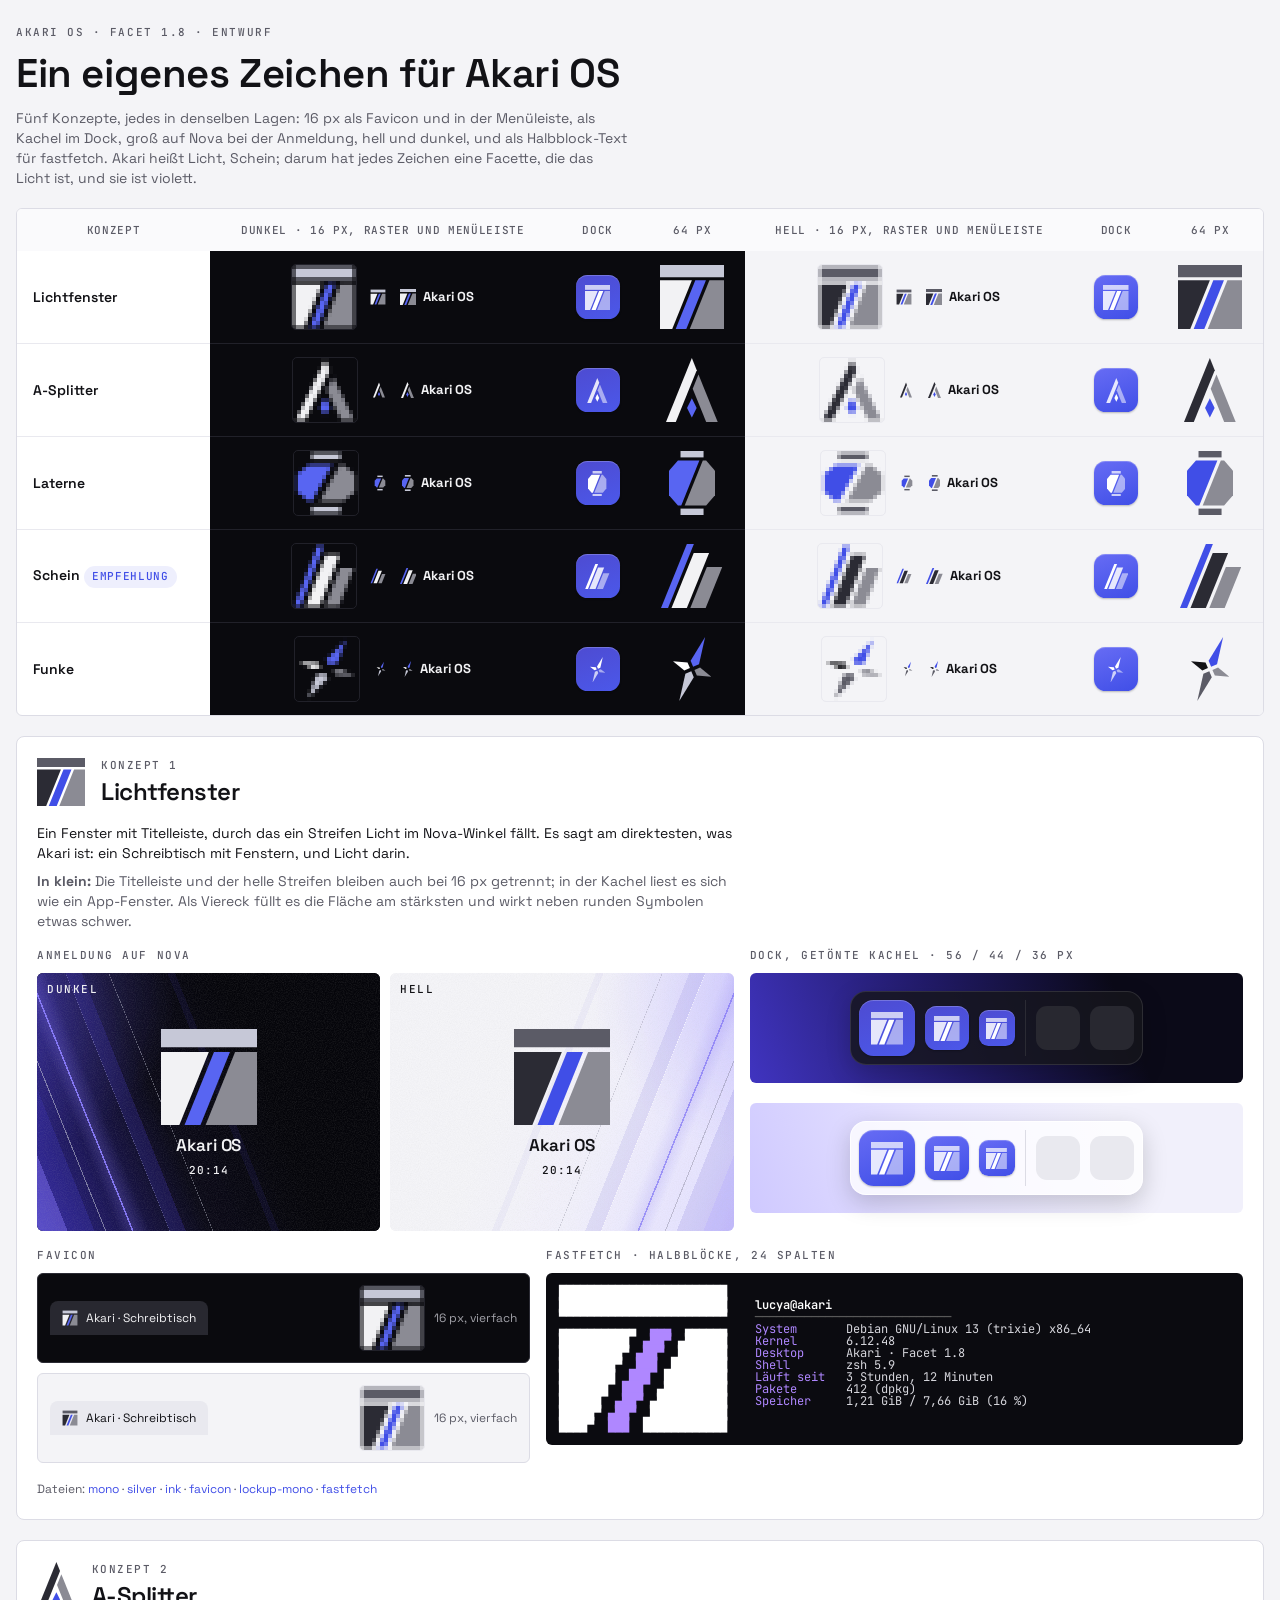
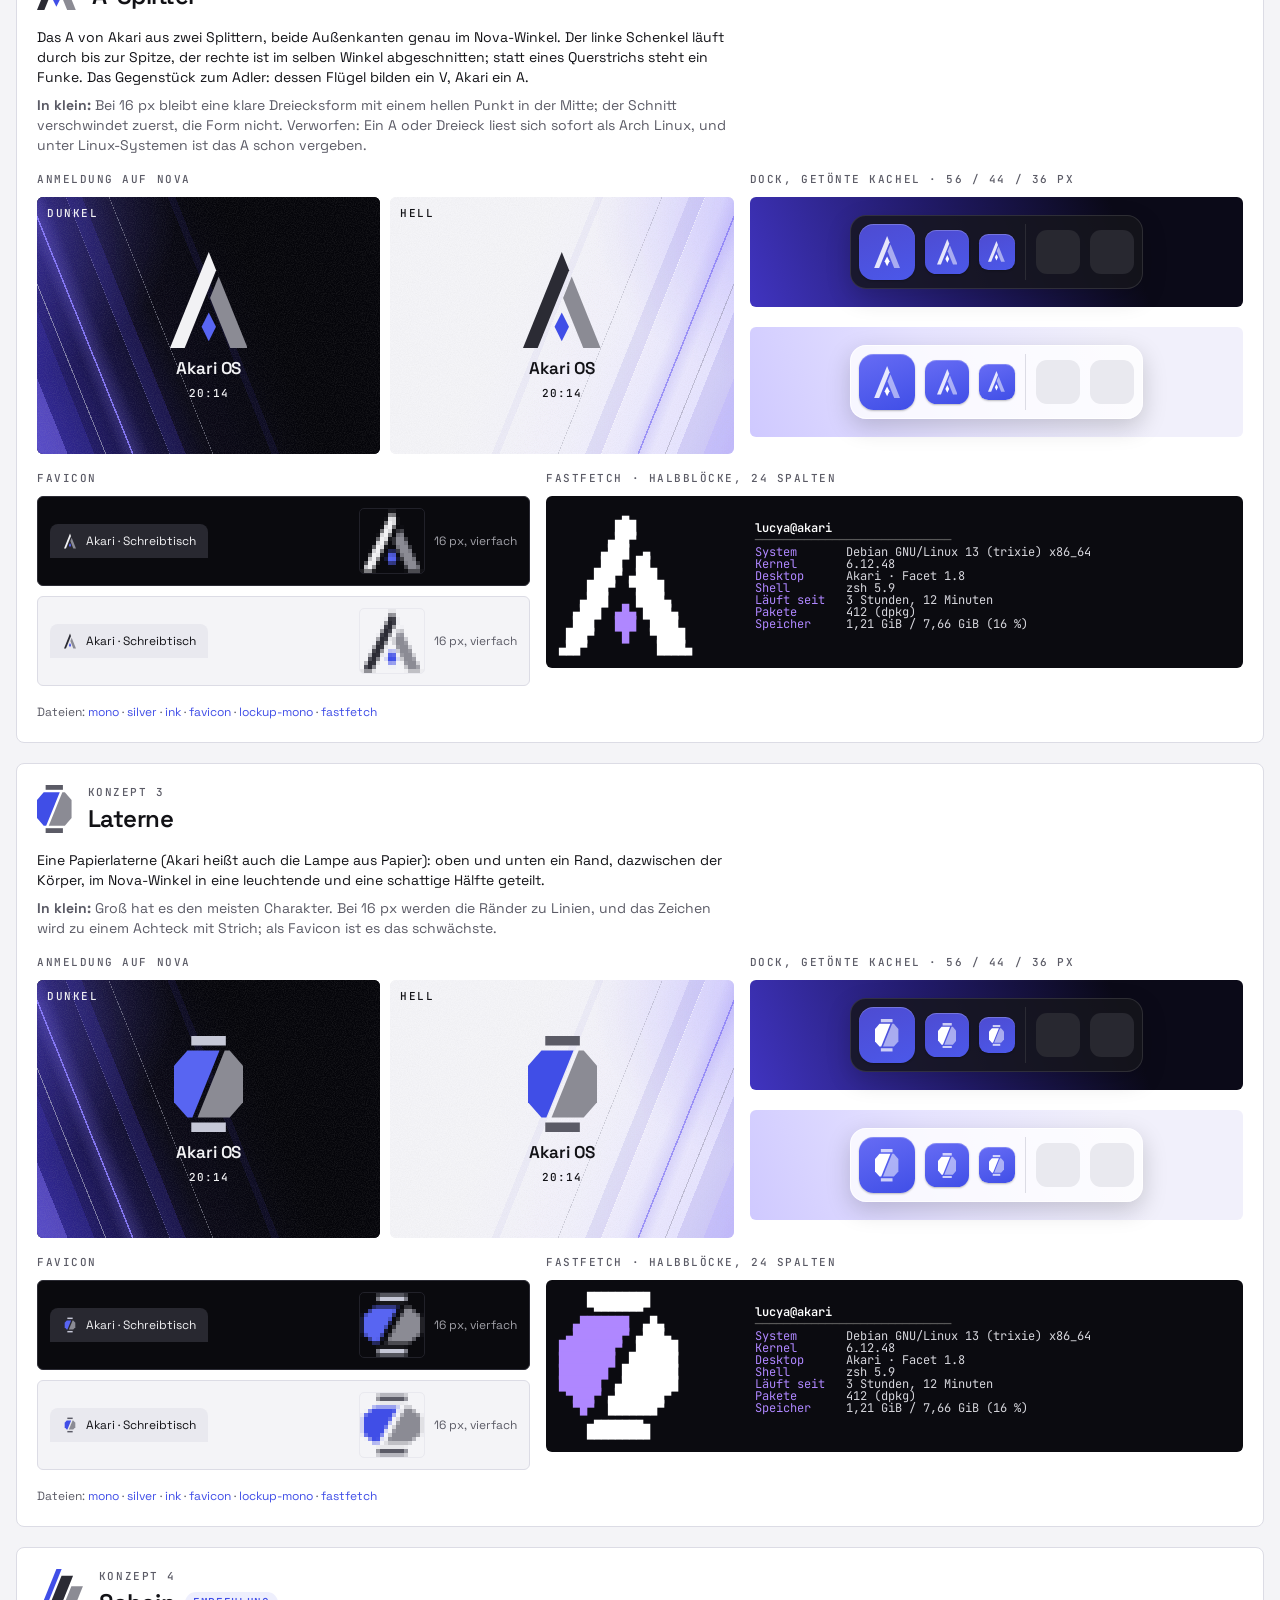
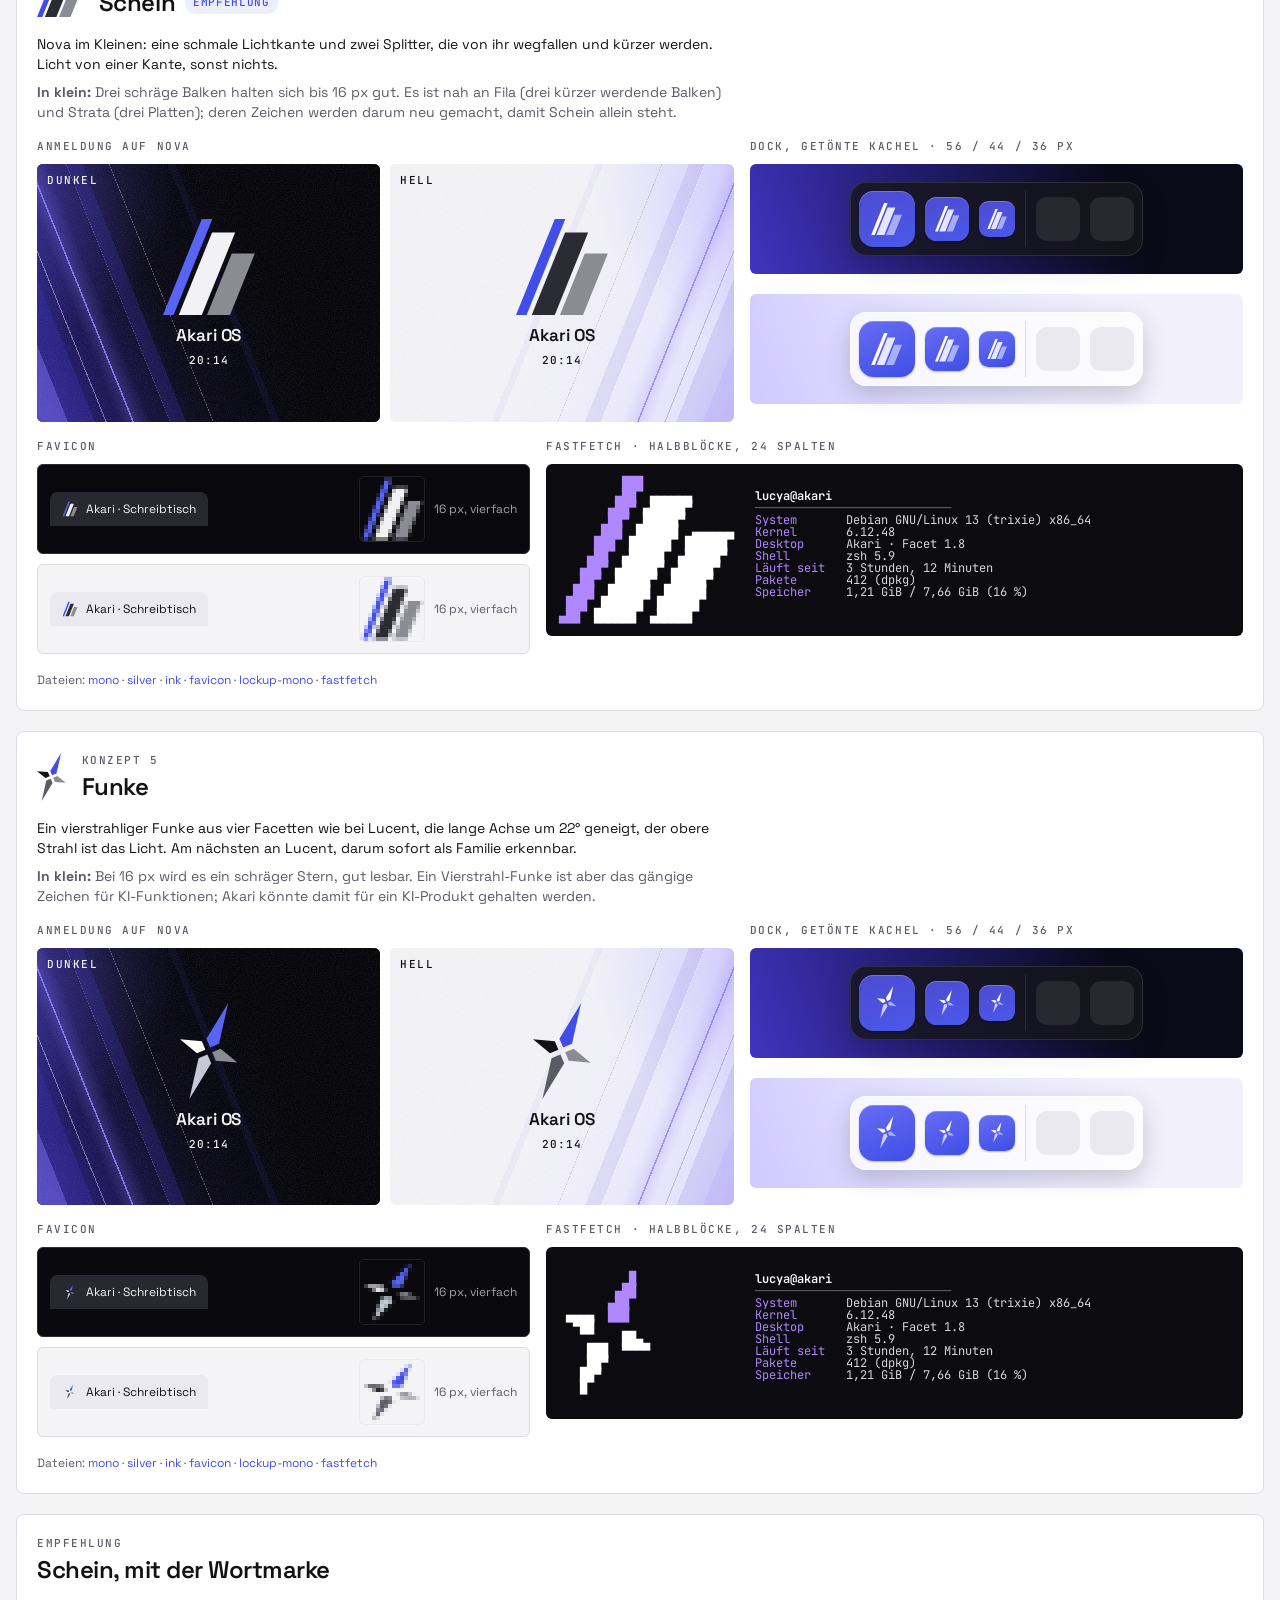
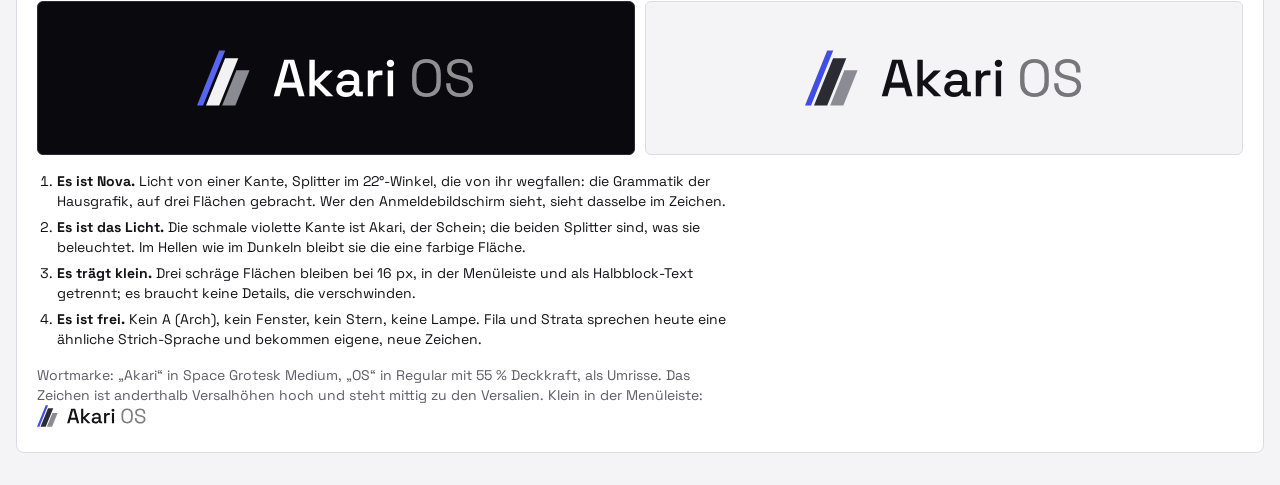
<file: design/logo/index.html>
<!doctype html>
<html lang="de">
<meta charset="utf-8">
<title>Akari OS Zeichen</title>
<meta name="viewport" content="width=device-width, initial-scale=1, viewport-fit=cover">
<meta name="claude:viewport-fit-sides" content="cover">
<link rel="stylesheet" href="../../akari/static/facet.css">
<style>
/* Layout: eine Spalte; oben der Vergleich aller Konzepte, darunter je Konzept eine Karte
   mit den vier Einsätzen (Nova, Dock, Favicon, fastfetch), am Ende die Empfehlung. */
:root{
  /* die Töne des Zeichens, wie .f-mark: Silber auf dunkel, Ink auf hell; das Licht violett */
  --t-a: light-dark(#121216, #ffffff);
  --t-b: light-dark(#2b2b34, #f2f2f4);
  --t-c: light-dark(#5b5b66, #c6c8d7);
  --t-d: light-dark(#8b8b94, #8b8b94);
  --t-l: light-dark(#404ee7, #5865f2);
  --term-bg: #0b0b10; --term-fg: #d6d6dc; --term-1: #af87ff; --term-2: #ffffff; --term-rule: #585858;
}
body{ background:var(--bg); color:var(--text) }
.wrap{ max-width:1320px; margin:0 auto; padding-block:var(--s-7, 40px) var(--s-8, 64px);
  padding-left:max(16px, env(safe-area-inset-left, 0px)); padding-right:max(16px, env(safe-area-inset-right, 0px));
  display:grid; gap:var(--s-6, 32px) }
.g-dark{ color-scheme:dark } .g-light{ color-scheme:light }
.g-dark, .g-light{ background:var(--bg); color:var(--text) }
.mk{ display:block; flex:none }
.mk .t-a{ fill:var(--t-a) } .mk .t-b{ fill:var(--t-b) } .mk .t-c{ fill:var(--t-c) } .mk .t-d{ fill:var(--t-d) } .mk .t-l{ fill:var(--t-l) }
.mk--64{ height:64px; width:auto; margin:auto } .mk--48{ height:48px; width:auto }
.hero{ display:grid; gap:var(--s-4, 16px) }
.hero h1{ margin:0; font-size:clamp(28px, 4vw, 40px); line-height:1.1; letter-spacing:-.01em; text-wrap:balance }
.hero p{ margin:0; max-width:68ch; color:var(--text-dim) }
h2{ margin:0; font-size:var(--fs-600, 20px); line-height:1.25; font-weight:600; display:flex; align-items:center; gap:10px; flex-wrap:wrap }
.rec{ background:var(--acc-soft); color:var(--acc); font:500 11px/1 var(--mono); letter-spacing:.06em; text-transform:uppercase; padding:5px 8px; border-radius:var(--r-pill, 999px) }

/* Vergleich */
.cmp{ overflow-x:auto; border:var(--hair, 1px) solid var(--stroke-2); border-radius:var(--r-lg, 8px); background:var(--card) }
.cmp table{ border-collapse:collapse; width:100%; min-width:900px }
.cmp th, .cmp td{ padding:14px 16px; text-align:center; vertical-align:middle; border-bottom:var(--hair, 1px) solid var(--stroke-3) }
.cmp tr:last-child > *{ border-bottom:0 }
.cmp thead th{ font:500 11px/1.3 var(--mono); letter-spacing:.06em; text-transform:uppercase; color:var(--text-dim); background:var(--surface) }
.cmp tbody th{ text-align:left; font-weight:600; white-space:nowrap }
.cmp tbody th a{ color:var(--text); text-decoration:none }
.cmp tbody th a:hover{ color:var(--acc) }
.cellrow{ display:flex; align-items:center; justify-content:center; gap:14px }
.real16 .mk{ width:16px; height:16px }
.bar16{ display:flex; align-items:center; gap:7px; font-weight:600; font-size:13px; white-space:nowrap }
.bar16 .mk{ height:16px; width:auto }
canvas.px{ width:64px; height:64px; image-rendering:pixelated; border-radius:4px; background:var(--bg); outline:1px solid var(--stroke-3) }

/* Kachel */
.tile{ width:var(--sz); height:var(--sz); border-radius:calc(var(--sz) * .26); display:inline-grid; place-items:center; flex:none;
  background:linear-gradient(160deg, light-dark(oklch(.6 .2 277), oklch(.5 .2 277)), var(--acc-fill));
  box-shadow:inset 0 1px 0 rgba(255,255,255,.22), 0 1px 2px rgba(0,0,0,.25) }
.mk--tile{ height:58%; width:auto; max-width:64% }
.mk--tile .t-a, .mk--tile .t-b, .mk--tile .t-l{ fill:#ffffff } /* Weiß auf --acc-fill, wie Facets Ausnahme */
.mk--tile .t-c{ fill:rgba(255,255,255,.72) } .mk--tile .t-d{ fill:rgba(255,255,255,.52) }
.mk--tile .t-b{ fill:rgba(255,255,255,.86) }

/* Konzept-Karte */
.concept{ display:grid; gap:var(--s-5, 24px); padding:var(--s-6, 28px); scroll-margin-top:16px }
.concept__head{ display:flex; align-items:center; gap:16px }
.concept__title{ display:grid; gap:4px }
.concept__text{ display:grid; gap:8px; max-width:78ch } .concept__text p{ margin:0 }
.stage{ display:grid; grid-template-columns:repeat(12, minmax(0, 1fr)); gap:var(--s-5, 20px) }
.fig{ margin:0; display:grid; gap:10px; align-content:start; min-width:0 }
.fig--nova{ grid-column:span 7 } .fig:nth-child(2){ grid-column:span 5 }
.fig:nth-child(3){ grid-column:span 5 } .fig--ff{ grid-column:span 7 }
@media (max-width:980px){ .stage > .fig{ grid-column:1 / -1 !important } }
.novas{ display:grid; grid-template-columns:1fr 1fr; gap:10px }
@media (max-width:560px){ .novas{ grid-template-columns:1fr } }
.nova{ position:relative; aspect-ratio:4 / 3; border-radius:var(--r-lg, 8px); color:var(--text); max-width:100% }
.nova__in{ position:relative; z-index:1; height:100%; display:grid; place-content:center; justify-items:center; gap:10px }
.mk--hero{ height:clamp(56px, 9vw, 96px); width:auto }
.nova__name{ font-weight:600; font-size:17px; letter-spacing:-.005em }
.nova__clock{ font:500 11px/1 var(--mono); letter-spacing:.08em; color:var(--text) }
.nova__tag{ position:absolute; z-index:1; left:10px; top:8px; color:var(--text) }
.dock{ border-radius:var(--r-lg, 8px); padding:18px 14px; display:grid; place-items:center;
  background:linear-gradient(68deg, var(--nova-a), var(--nova-b) 40%, var(--nova-c) 75%) }
.dock + .dock{ margin-top:10px }
.dock__row{ display:flex; align-items:center; gap:10px; padding:8px; border-radius:16px; background:var(--glass-hi); border:1px solid var(--glass-line);
  box-shadow:0 8px 24px rgba(0,0,0,.18) }
.dock__sep{ width:1px; align-self:stretch; background:var(--stroke-2) }
.other{ width:44px; height:44px; border-radius:11px; background:var(--surface-3) }
.favgrid{ display:grid; gap:10px }
.favs{ border-radius:var(--r-lg, 8px); padding:12px; display:flex; flex-wrap:wrap; align-items:center; justify-content:space-between; gap:12px; border:1px solid var(--stroke-2) }
.tab{ display:flex; align-items:center; gap:8px; padding:7px 12px; background:var(--surface-3); border-radius:8px 8px 0 0; min-width:0 }
.tab__fav .mk{ width:16px; height:16px }
.tab__t{ font-size:12px; white-space:nowrap; overflow:hidden; text-overflow:ellipsis }
.favs__px{ display:flex; align-items:center; gap:10px; font-size:12px }
.term{ margin:0; padding:14px 6px; overflow-x:auto; background:var(--term-bg); color:var(--term-fg); border-radius:var(--r-lg, 8px);
  font:12px/1 var(--mono); color-scheme:dark }
.tt1{ color:var(--term-1) } .tt2{ color:var(--term-2); font-weight:600 } .ttr{ color:var(--term-rule) }
.files{ margin:0; font-size:12px } .files a{ color:var(--acc) }

/* Empfehlung */
.recsec{ display:grid; gap:var(--s-5, 24px); padding:var(--s-6, 28px) }
.lockups{ display:grid; grid-template-columns:1fr 1fr; gap:10px }
@media (max-width:760px){ .lockups{ grid-template-columns:1fr } }
.lockups > div{ border-radius:var(--r-lg, 8px); padding:48px 24px; display:grid; place-items:center; border:1px solid var(--stroke-2) }
.lockup{ height:56px; width:auto; max-width:100% }
.lockup .t-a{ fill:var(--t-a) } .lockup .t-b{ fill:var(--t-b) } .lockup .t-c{ fill:var(--t-c) } .lockup .t-d{ fill:var(--t-d) } .lockup .t-l{ fill:var(--t-l) }
.lockup > g:last-child{ fill:var(--t-a) }
.lockup--s{ height:22px }
.why{ margin:0; padding-left:20px; display:grid; gap:6px; max-width:78ch }
</style>

<main class="wrap">
  <header class="hero">
    <span class="f-label">Akari OS · Facet 1.8 · Entwurf</span>
    <h1>Ein eigenes Zeichen für Akari OS</h1>
    <p>Fünf Konzepte, jedes in denselben Lagen: 16 px als Favicon und in der Menüleiste, als Kachel im Dock, groß auf Nova bei der Anmeldung, hell und dunkel, und als Halbblock-Text für fastfetch. Akari heißt Licht, Schein; darum hat jedes Zeichen eine Facette, die das Licht ist, und sie ist violett.</p>
  </header>

  <section aria-label="Vergleich" class="cmp">
    <table>
      <thead><tr><th scope="col">Konzept</th>
        <th scope="col">Dunkel · 16 px, Raster und Menüleiste</th><th scope="col">Dock</th><th scope="col">64 px</th>
        <th scope="col">Hell · 16 px, Raster und Menüleiste</th><th scope="col">Dock</th><th scope="col">64 px</th></tr></thead>
      <tbody><tr><th scope="row"><a href="#fenster">Lichtfenster</a></th><td class="g-dark"><div class="cellrow"><canvas class="px" width="16" height="16" data-c="fenster" data-g="dark" aria-label="16-px-Raster, dark"></canvas><span class="real16"><svg class="mk" viewBox="-4 -4 108 108" aria-hidden="true"><path class="t-c" d="M0 0L100 0L100 19L0 19Z"/><path class="t-b" d="M0 28L46.04 28L16.95 100L0 100Z"/><path class="t-l" d="M55.74 28L68.04 28L38.95 100L26.65 100Z"/><path class="t-d" d="M77.74 28L100 28L100 100L48.65 100Z"/></svg></span><span class="bar16"><svg class="mk" viewBox="0 0 100 100" aria-hidden="true"><path class="t-c" d="M0 0L100 0L100 19L0 19Z"/><path class="t-b" d="M0 28L46.04 28L16.95 100L0 100Z"/><path class="t-l" d="M55.74 28L68.04 28L38.95 100L26.65 100Z"/><path class="t-d" d="M77.74 28L100 28L100 100L48.65 100Z"/></svg><b>Akari OS</b></span></div></td><td class="g-dark"><span class="tile" style="--sz:44px"><svg class="mk mk--tile" viewBox="0 0 100 100" aria-hidden="true"><path class="t-c" d="M0 0L100 0L100 19L0 19Z"/><path class="t-b" d="M0 24L49.81 24L19.1 100L0 100Z"/><path class="t-l" d="M55.2 24L71.81 24L41.1 100L24.5 100Z"/><path class="t-d" d="M77.2 24L100 24L100 100L46.5 100Z"/></svg></span></td><td class="g-dark"><svg class="mk mk--64" viewBox="0 0 100 100" aria-hidden="true"><path class="t-c" d="M0 0L100 0L100 19L0 19Z"/><path class="t-b" d="M0 24L49.81 24L19.1 100L0 100Z"/><path class="t-l" d="M55.2 24L71.81 24L41.1 100L24.5 100Z"/><path class="t-d" d="M77.2 24L100 24L100 100L46.5 100Z"/></svg></td><td class="g-light"><div class="cellrow"><canvas class="px" width="16" height="16" data-c="fenster" data-g="light" aria-label="16-px-Raster, light"></canvas><span class="real16"><svg class="mk" viewBox="-4 -4 108 108" aria-hidden="true"><path class="t-c" d="M0 0L100 0L100 19L0 19Z"/><path class="t-b" d="M0 28L46.04 28L16.95 100L0 100Z"/><path class="t-l" d="M55.74 28L68.04 28L38.95 100L26.65 100Z"/><path class="t-d" d="M77.74 28L100 28L100 100L48.65 100Z"/></svg></span><span class="bar16"><svg class="mk" viewBox="0 0 100 100" aria-hidden="true"><path class="t-c" d="M0 0L100 0L100 19L0 19Z"/><path class="t-b" d="M0 28L46.04 28L16.95 100L0 100Z"/><path class="t-l" d="M55.74 28L68.04 28L38.95 100L26.65 100Z"/><path class="t-d" d="M77.74 28L100 28L100 100L48.65 100Z"/></svg><b>Akari OS</b></span></div></td><td class="g-light"><span class="tile" style="--sz:44px"><svg class="mk mk--tile" viewBox="0 0 100 100" aria-hidden="true"><path class="t-c" d="M0 0L100 0L100 19L0 19Z"/><path class="t-b" d="M0 24L49.81 24L19.1 100L0 100Z"/><path class="t-l" d="M55.2 24L71.81 24L41.1 100L24.5 100Z"/><path class="t-d" d="M77.2 24L100 24L100 100L46.5 100Z"/></svg></span></td><td class="g-light"><svg class="mk mk--64" viewBox="0 0 100 100" aria-hidden="true"><path class="t-c" d="M0 0L100 0L100 19L0 19Z"/><path class="t-b" d="M0 24L49.81 24L19.1 100L0 100Z"/><path class="t-l" d="M55.2 24L71.81 24L41.1 100L24.5 100Z"/><path class="t-d" d="M77.2 24L100 24L100 100L46.5 100Z"/></svg></td></tr><tr><th scope="row"><a href="#a-splitter">A-Splitter</a></th><td class="g-dark"><div class="cellrow"><canvas class="px" width="16" height="16" data-c="a-splitter" data-g="dark" aria-label="16-px-Raster, dark"></canvas><span class="real16"><svg class="mk" viewBox="5.6 -4 88.81 108" aria-hidden="true"><path class="t-b" d="M50 0L9.6 100L22.74 100L56.57 16.27Z"/><path class="t-d" d="M72.4 100L90.4 100L61.43 28.28L52.43 50.56Z"/><path class="t-l" d="M50 63L57.5 78L50 93L42.5 78Z"/></svg></span><span class="bar16"><svg class="mk" viewBox="9.6 0 80.81 100" aria-hidden="true"><path class="t-b" d="M50 0L9.6 100L22.74 100L56.57 16.27Z"/><path class="t-d" d="M72.4 100L90.4 100L61.43 28.28L52.43 50.56Z"/><path class="t-l" d="M50 63L57.5 78L50 93L42.5 78Z"/></svg><b>Akari OS</b></span></div></td><td class="g-dark"><span class="tile" style="--sz:44px"><svg class="mk mk--tile" viewBox="9.6 0 80.81 100" aria-hidden="true"><path class="t-b" d="M50 0L9.6 100L24.9 100L57.65 18.94Z"/><path class="t-d" d="M72.4 100L90.4 100L60.35 25.61L51.35 47.89Z"/><path class="t-l" d="M50 63L57.5 78L50 93L42.5 78Z"/></svg></span></td><td class="g-dark"><svg class="mk mk--64" viewBox="9.6 0 80.81 100" aria-hidden="true"><path class="t-b" d="M50 0L9.6 100L24.9 100L57.65 18.94Z"/><path class="t-d" d="M72.4 100L90.4 100L60.35 25.61L51.35 47.89Z"/><path class="t-l" d="M50 63L57.5 78L50 93L42.5 78Z"/></svg></td><td class="g-light"><div class="cellrow"><canvas class="px" width="16" height="16" data-c="a-splitter" data-g="light" aria-label="16-px-Raster, light"></canvas><span class="real16"><svg class="mk" viewBox="5.6 -4 88.81 108" aria-hidden="true"><path class="t-b" d="M50 0L9.6 100L22.74 100L56.57 16.27Z"/><path class="t-d" d="M72.4 100L90.4 100L61.43 28.28L52.43 50.56Z"/><path class="t-l" d="M50 63L57.5 78L50 93L42.5 78Z"/></svg></span><span class="bar16"><svg class="mk" viewBox="9.6 0 80.81 100" aria-hidden="true"><path class="t-b" d="M50 0L9.6 100L22.74 100L56.57 16.27Z"/><path class="t-d" d="M72.4 100L90.4 100L61.43 28.28L52.43 50.56Z"/><path class="t-l" d="M50 63L57.5 78L50 93L42.5 78Z"/></svg><b>Akari OS</b></span></div></td><td class="g-light"><span class="tile" style="--sz:44px"><svg class="mk mk--tile" viewBox="9.6 0 80.81 100" aria-hidden="true"><path class="t-b" d="M50 0L9.6 100L24.9 100L57.65 18.94Z"/><path class="t-d" d="M72.4 100L90.4 100L60.35 25.61L51.35 47.89Z"/><path class="t-l" d="M50 63L57.5 78L50 93L42.5 78Z"/></svg></span></td><td class="g-light"><svg class="mk mk--64" viewBox="9.6 0 80.81 100" aria-hidden="true"><path class="t-b" d="M50 0L9.6 100L24.9 100L57.65 18.94Z"/><path class="t-d" d="M72.4 100L90.4 100L60.35 25.61L51.35 47.89Z"/><path class="t-l" d="M50 63L57.5 78L50 93L42.5 78Z"/></svg></td></tr><tr><th scope="row"><a href="#laterne">Laterne</a></th><td class="g-dark"><div class="cellrow"><canvas class="px" width="16" height="16" data-c="laterne" data-g="dark" aria-label="16-px-Raster, dark"></canvas><span class="real16"><svg class="mk" viewBox="10 -4 80 108" aria-hidden="true"><path class="t-c" d="M32 0L68 0L68 10L32 10Z"/><path class="t-l" d="M28 19L57.67 19L32.62 81L28 81L14 65L14 35Z"/><path class="t-d" d="M67.38 19L72 19L86 35L86 65L72 81L42.33 81Z"/><path class="t-c" d="M32 90L68 90L68 100L32 100Z"/></svg></span><span class="bar16"><svg class="mk" viewBox="14 0 72 100" aria-hidden="true"><path class="t-c" d="M32 0L68 0L68 10L32 10Z"/><path class="t-l" d="M28 19L57.67 19L32.62 81L28 81L14 65L14 35Z"/><path class="t-d" d="M67.38 19L72 19L86 35L86 65L72 81L42.33 81Z"/><path class="t-c" d="M32 90L68 90L68 100L32 100Z"/></svg><b>Akari OS</b></span></div></td><td class="g-dark"><span class="tile" style="--sz:44px"><svg class="mk mk--tile" viewBox="14 0 72 100" aria-hidden="true"><path class="t-c" d="M32 0L68 0L68 10L32 10Z"/><path class="t-l" d="M28 15L61.44 15L33.16 85L28 85L14 69L14 31Z"/><path class="t-d" d="M66.84 15L72 15L86 31L86 69L72 85L38.56 85Z"/><path class="t-c" d="M32 90L68 90L68 100L32 100Z"/></svg></span></td><td class="g-dark"><svg class="mk mk--64" viewBox="14 0 72 100" aria-hidden="true"><path class="t-c" d="M32 0L68 0L68 10L32 10Z"/><path class="t-l" d="M28 15L61.44 15L33.16 85L28 85L14 69L14 31Z"/><path class="t-d" d="M66.84 15L72 15L86 31L86 69L72 85L38.56 85Z"/><path class="t-c" d="M32 90L68 90L68 100L32 100Z"/></svg></td><td class="g-light"><div class="cellrow"><canvas class="px" width="16" height="16" data-c="laterne" data-g="light" aria-label="16-px-Raster, light"></canvas><span class="real16"><svg class="mk" viewBox="10 -4 80 108" aria-hidden="true"><path class="t-c" d="M32 0L68 0L68 10L32 10Z"/><path class="t-l" d="M28 19L57.67 19L32.62 81L28 81L14 65L14 35Z"/><path class="t-d" d="M67.38 19L72 19L86 35L86 65L72 81L42.33 81Z"/><path class="t-c" d="M32 90L68 90L68 100L32 100Z"/></svg></span><span class="bar16"><svg class="mk" viewBox="14 0 72 100" aria-hidden="true"><path class="t-c" d="M32 0L68 0L68 10L32 10Z"/><path class="t-l" d="M28 19L57.67 19L32.62 81L28 81L14 65L14 35Z"/><path class="t-d" d="M67.38 19L72 19L86 35L86 65L72 81L42.33 81Z"/><path class="t-c" d="M32 90L68 90L68 100L32 100Z"/></svg><b>Akari OS</b></span></div></td><td class="g-light"><span class="tile" style="--sz:44px"><svg class="mk mk--tile" viewBox="14 0 72 100" aria-hidden="true"><path class="t-c" d="M32 0L68 0L68 10L32 10Z"/><path class="t-l" d="M28 15L61.44 15L33.16 85L28 85L14 69L14 31Z"/><path class="t-d" d="M66.84 15L72 15L86 31L86 69L72 85L38.56 85Z"/><path class="t-c" d="M32 90L68 90L68 100L32 100Z"/></svg></span></td><td class="g-light"><svg class="mk mk--64" viewBox="14 0 72 100" aria-hidden="true"><path class="t-c" d="M32 0L68 0L68 10L32 10Z"/><path class="t-l" d="M28 15L61.44 15L33.16 85L28 85L14 69L14 31Z"/><path class="t-d" d="M66.84 15L72 15L86 31L86 69L72 85L38.56 85Z"/><path class="t-c" d="M32 90L68 90L68 100L32 100Z"/></svg></td></tr><tr><th scope="row"><a href="#schein">Schein</a> <span class="f-badge rec">Empfehlung</span></th><td class="g-dark"><div class="cellrow"><canvas class="px" width="16" height="16" data-c="schein" data-g="dark" aria-label="16-px-Raster, dark"></canvas><span class="real16"><svg class="mk" viewBox="-4 -4 112.27 108" aria-hidden="true"><path class="t-l" d="M40.4 0L51.4 0L11 100L0 100Z"/><path class="t-b" d="M55.45 14L79.45 14L44.71 100L20.71 100Z"/><path class="t-d" d="M80.27 36L104.27 36L78.41 100L54.41 100Z"/></svg></span><span class="bar16"><svg class="mk" viewBox="0 0 104.27 100" aria-hidden="true"><path class="t-l" d="M40.4 0L51.4 0L11 100L0 100Z"/><path class="t-b" d="M55.45 14L79.45 14L44.71 100L20.71 100Z"/><path class="t-d" d="M80.27 36L104.27 36L78.41 100L54.41 100Z"/></svg><b>Akari OS</b></span></div></td><td class="g-dark"><span class="tile" style="--sz:44px"><svg class="mk mk--tile" viewBox="0 0 95.64 100" aria-hidden="true"><path class="t-l" d="M40.4 0L51.4 0L11 100L0 100Z"/><path class="t-b" d="M51.14 14L75.14 14L40.39 100L16.39 100Z"/><path class="t-d" d="M71.64 36L95.64 36L69.79 100L45.79 100Z"/></svg></span></td><td class="g-dark"><svg class="mk mk--64" viewBox="0 0 95.64 100" aria-hidden="true"><path class="t-l" d="M40.4 0L51.4 0L11 100L0 100Z"/><path class="t-b" d="M51.14 14L75.14 14L40.39 100L16.39 100Z"/><path class="t-d" d="M71.64 36L95.64 36L69.79 100L45.79 100Z"/></svg></td><td class="g-light"><div class="cellrow"><canvas class="px" width="16" height="16" data-c="schein" data-g="light" aria-label="16-px-Raster, light"></canvas><span class="real16"><svg class="mk" viewBox="-4 -4 112.27 108" aria-hidden="true"><path class="t-l" d="M40.4 0L51.4 0L11 100L0 100Z"/><path class="t-b" d="M55.45 14L79.45 14L44.71 100L20.71 100Z"/><path class="t-d" d="M80.27 36L104.27 36L78.41 100L54.41 100Z"/></svg></span><span class="bar16"><svg class="mk" viewBox="0 0 104.27 100" aria-hidden="true"><path class="t-l" d="M40.4 0L51.4 0L11 100L0 100Z"/><path class="t-b" d="M55.45 14L79.45 14L44.71 100L20.71 100Z"/><path class="t-d" d="M80.27 36L104.27 36L78.41 100L54.41 100Z"/></svg><b>Akari OS</b></span></div></td><td class="g-light"><span class="tile" style="--sz:44px"><svg class="mk mk--tile" viewBox="0 0 95.64 100" aria-hidden="true"><path class="t-l" d="M40.4 0L51.4 0L11 100L0 100Z"/><path class="t-b" d="M51.14 14L75.14 14L40.39 100L16.39 100Z"/><path class="t-d" d="M71.64 36L95.64 36L69.79 100L45.79 100Z"/></svg></span></td><td class="g-light"><svg class="mk mk--64" viewBox="0 0 95.64 100" aria-hidden="true"><path class="t-l" d="M40.4 0L51.4 0L11 100L0 100Z"/><path class="t-b" d="M51.14 14L75.14 14L40.39 100L16.39 100Z"/><path class="t-d" d="M71.64 36L95.64 36L69.79 100L45.79 100Z"/></svg></td></tr><tr><th scope="row"><a href="#funke">Funke</a></th><td class="g-dark"><div class="cellrow"><canvas class="px" width="16" height="16" data-c="funke" data-g="dark" aria-label="16-px-Raster, dark"></canvas><span class="real16"><svg class="mk" viewBox="18.18 -0.36 63.63 100.72" aria-hidden="true"><path class="t-l" d="M48.97 36.07L68.73 3.64L60.42 40.69L52.38 44.1Z"/><path class="t-d" d="M63.15 49.31L77.82 61.24L58.98 59.64L55.9 52.38Z"/><path class="t-c" d="M51.03 63.93L31.27 96.36L39.58 59.31L47.62 55.9Z"/><path class="t-a" d="M36.85 50.69L22.18 38.76L41.02 40.36L44.1 47.62Z"/></svg></span><span class="bar16"><svg class="mk" viewBox="22.18 3.64 55.63 92.72" aria-hidden="true"><path class="t-l" d="M48.97 36.07L68.73 3.64L60.42 40.69L52.38 44.1Z"/><path class="t-d" d="M63.15 49.31L77.82 61.24L58.98 59.64L55.9 52.38Z"/><path class="t-c" d="M51.03 63.93L31.27 96.36L39.58 59.31L47.62 55.9Z"/><path class="t-a" d="M36.85 50.69L22.18 38.76L41.02 40.36L44.1 47.62Z"/></svg><b>Akari OS</b></span></div></td><td class="g-dark"><span class="tile" style="--sz:44px"><svg class="mk mk--tile" viewBox="22.18 3.64 55.63 92.72" aria-hidden="true"><path class="t-l" d="M47.69 38.17L68.73 3.64L59.88 43.09L51.32 46.72Z"/><path class="t-d" d="M61.4 47.88L77.82 61.24L56.72 59.44L53.28 51.32Z"/><path class="t-c" d="M52.31 61.83L31.27 96.36L40.12 56.91L48.68 53.28Z"/><path class="t-a" d="M38.6 52.12L22.18 38.76L43.28 40.56L46.72 48.68Z"/></svg></span></td><td class="g-dark"><svg class="mk mk--64" viewBox="22.18 3.64 55.63 92.72" aria-hidden="true"><path class="t-l" d="M47.69 38.17L68.73 3.64L59.88 43.09L51.32 46.72Z"/><path class="t-d" d="M61.4 47.88L77.82 61.24L56.72 59.44L53.28 51.32Z"/><path class="t-c" d="M52.31 61.83L31.27 96.36L40.12 56.91L48.68 53.28Z"/><path class="t-a" d="M38.6 52.12L22.18 38.76L43.28 40.56L46.72 48.68Z"/></svg></td><td class="g-light"><div class="cellrow"><canvas class="px" width="16" height="16" data-c="funke" data-g="light" aria-label="16-px-Raster, light"></canvas><span class="real16"><svg class="mk" viewBox="18.18 -0.36 63.63 100.72" aria-hidden="true"><path class="t-l" d="M48.97 36.07L68.73 3.64L60.42 40.69L52.38 44.1Z"/><path class="t-d" d="M63.15 49.31L77.82 61.24L58.98 59.64L55.9 52.38Z"/><path class="t-c" d="M51.03 63.93L31.27 96.36L39.58 59.31L47.62 55.9Z"/><path class="t-a" d="M36.85 50.69L22.18 38.76L41.02 40.36L44.1 47.62Z"/></svg></span><span class="bar16"><svg class="mk" viewBox="22.18 3.64 55.63 92.72" aria-hidden="true"><path class="t-l" d="M48.97 36.07L68.73 3.64L60.42 40.69L52.38 44.1Z"/><path class="t-d" d="M63.15 49.31L77.82 61.24L58.98 59.64L55.9 52.38Z"/><path class="t-c" d="M51.03 63.93L31.27 96.36L39.58 59.31L47.62 55.9Z"/><path class="t-a" d="M36.85 50.69L22.18 38.76L41.02 40.36L44.1 47.62Z"/></svg><b>Akari OS</b></span></div></td><td class="g-light"><span class="tile" style="--sz:44px"><svg class="mk mk--tile" viewBox="22.18 3.64 55.63 92.72" aria-hidden="true"><path class="t-l" d="M47.69 38.17L68.73 3.64L59.88 43.09L51.32 46.72Z"/><path class="t-d" d="M61.4 47.88L77.82 61.24L56.72 59.44L53.28 51.32Z"/><path class="t-c" d="M52.31 61.83L31.27 96.36L40.12 56.91L48.68 53.28Z"/><path class="t-a" d="M38.6 52.12L22.18 38.76L43.28 40.56L46.72 48.68Z"/></svg></span></td><td class="g-light"><svg class="mk mk--64" viewBox="22.18 3.64 55.63 92.72" aria-hidden="true"><path class="t-l" d="M47.69 38.17L68.73 3.64L59.88 43.09L51.32 46.72Z"/><path class="t-d" d="M61.4 47.88L77.82 61.24L56.72 59.44L53.28 51.32Z"/><path class="t-c" d="M52.31 61.83L31.27 96.36L40.12 56.91L48.68 53.28Z"/><path class="t-a" d="M38.6 52.12L22.18 38.76L43.28 40.56L46.72 48.68Z"/></svg></td></tr></tbody>
    </table>
  </section>

  
<section class="concept f-card" id="fenster">
  <header class="concept__head">
    <div class="concept__mark g-auto"><svg class="mk mk--48" viewBox="0 0 100 100" aria-hidden="true"><path class="t-c" d="M0 0L100 0L100 19L0 19Z"/><path class="t-b" d="M0 24L49.81 24L19.1 100L0 100Z"/><path class="t-l" d="M55.2 24L71.81 24L41.1 100L24.5 100Z"/><path class="t-d" d="M77.2 24L100 24L100 100L46.5 100Z"/></svg></div>
    <div class="concept__title"><span class="f-label">Konzept 1</span><h2>Lichtfenster </h2></div>
  </header>
  <div class="concept__text">
    <p>Ein Fenster mit Titelleiste, durch das ein Streifen Licht im Nova-Winkel fällt. Es sagt am direktesten, was Akari ist: ein Schreibtisch mit Fenstern, und Licht darin.</p>
    <p class="f-dim"><b>In klein:</b> Die Titelleiste und der helle Streifen bleiben auch bei 16 px getrennt; in der Kachel liest es sich wie ein App-Fenster. Als Viereck füllt es die Fläche am stärksten und wirkt neben runden Symbolen etwas schwer.</p>
  </div>
  <div class="stage">
    <figure class="fig fig--nova"><figcaption class="f-label">Anmeldung auf Nova</figcaption><div class="novas"><div class="nova f-nova " style="color-scheme:dark"><div class="nova__in"><svg class="mk mk--hero" viewBox="0 0 100 100" aria-hidden="true"><path class="t-c" d="M0 0L100 0L100 19L0 19Z"/><path class="t-b" d="M0 24L49.81 24L19.1 100L0 100Z"/><path class="t-l" d="M55.2 24L71.81 24L41.1 100L24.5 100Z"/><path class="t-d" d="M77.2 24L100 24L100 100L46.5 100Z"/></svg><div class="nova__name">Akari OS</div><div class="nova__clock">20:14</div></div><span class="f-label nova__tag">Dunkel</span></div><div class="nova f-nova f-nova--mirror" style="color-scheme:light"><div class="nova__in"><svg class="mk mk--hero" viewBox="0 0 100 100" aria-hidden="true"><path class="t-c" d="M0 0L100 0L100 19L0 19Z"/><path class="t-b" d="M0 24L49.81 24L19.1 100L0 100Z"/><path class="t-l" d="M55.2 24L71.81 24L41.1 100L24.5 100Z"/><path class="t-d" d="M77.2 24L100 24L100 100L46.5 100Z"/></svg><div class="nova__name">Akari OS</div><div class="nova__clock">20:14</div></div><span class="f-label nova__tag">Hell</span></div></div></figure>
    <figure class="fig"><figcaption class="f-label">Dock, getönte Kachel · 56 / 44 / 36 px</figcaption><div class="dock g-dark"><div class="dock__row"><span class="tile" style="--sz:56px"><svg class="mk mk--tile" viewBox="0 0 100 100" aria-hidden="true"><path class="t-c" d="M0 0L100 0L100 19L0 19Z"/><path class="t-b" d="M0 24L49.81 24L19.1 100L0 100Z"/><path class="t-l" d="M55.2 24L71.81 24L41.1 100L24.5 100Z"/><path class="t-d" d="M77.2 24L100 24L100 100L46.5 100Z"/></svg></span><span class="tile" style="--sz:44px"><svg class="mk mk--tile" viewBox="0 0 100 100" aria-hidden="true"><path class="t-c" d="M0 0L100 0L100 19L0 19Z"/><path class="t-b" d="M0 24L49.81 24L19.1 100L0 100Z"/><path class="t-l" d="M55.2 24L71.81 24L41.1 100L24.5 100Z"/><path class="t-d" d="M77.2 24L100 24L100 100L46.5 100Z"/></svg></span><span class="tile" style="--sz:36px"><svg class="mk mk--tile" viewBox="0 0 100 100" aria-hidden="true"><path class="t-c" d="M0 0L100 0L100 19L0 19Z"/><path class="t-b" d="M0 24L49.81 24L19.1 100L0 100Z"/><path class="t-l" d="M55.2 24L71.81 24L41.1 100L24.5 100Z"/><path class="t-d" d="M77.2 24L100 24L100 100L46.5 100Z"/></svg></span><span class="dock__sep"></span><span class="other"></span><span class="other"></span></div></div><div class="dock g-light"><div class="dock__row"><span class="tile" style="--sz:56px"><svg class="mk mk--tile" viewBox="0 0 100 100" aria-hidden="true"><path class="t-c" d="M0 0L100 0L100 19L0 19Z"/><path class="t-b" d="M0 24L49.81 24L19.1 100L0 100Z"/><path class="t-l" d="M55.2 24L71.81 24L41.1 100L24.5 100Z"/><path class="t-d" d="M77.2 24L100 24L100 100L46.5 100Z"/></svg></span><span class="tile" style="--sz:44px"><svg class="mk mk--tile" viewBox="0 0 100 100" aria-hidden="true"><path class="t-c" d="M0 0L100 0L100 19L0 19Z"/><path class="t-b" d="M0 24L49.81 24L19.1 100L0 100Z"/><path class="t-l" d="M55.2 24L71.81 24L41.1 100L24.5 100Z"/><path class="t-d" d="M77.2 24L100 24L100 100L46.5 100Z"/></svg></span><span class="tile" style="--sz:36px"><svg class="mk mk--tile" viewBox="0 0 100 100" aria-hidden="true"><path class="t-c" d="M0 0L100 0L100 19L0 19Z"/><path class="t-b" d="M0 24L49.81 24L19.1 100L0 100Z"/><path class="t-l" d="M55.2 24L71.81 24L41.1 100L24.5 100Z"/><path class="t-d" d="M77.2 24L100 24L100 100L46.5 100Z"/></svg></span><span class="dock__sep"></span><span class="other"></span><span class="other"></span></div></div></figure>
    <figure class="fig"><figcaption class="f-label">Favicon</figcaption><div class="favgrid"><div class="g-dark favs"><div class="tab"><span class="tab__fav"><svg class="mk" viewBox="-4 -4 108 108" aria-hidden="true"><path class="t-c" d="M0 0L100 0L100 19L0 19Z"/><path class="t-b" d="M0 28L46.04 28L16.95 100L0 100Z"/><path class="t-l" d="M55.74 28L68.04 28L38.95 100L26.65 100Z"/><path class="t-d" d="M77.74 28L100 28L100 100L48.65 100Z"/></svg></span><span class="tab__t">Akari · Schreibtisch</span></div><div class="favs__px"><canvas class="px" width="16" height="16" data-c="fenster" data-g="dark" aria-label="16-px-Raster, dark"></canvas><span class="f-dim">16 px, vierfach</span></div></div><div class="g-light favs"><div class="tab"><span class="tab__fav"><svg class="mk" viewBox="-4 -4 108 108" aria-hidden="true"><path class="t-c" d="M0 0L100 0L100 19L0 19Z"/><path class="t-b" d="M0 28L46.04 28L16.95 100L0 100Z"/><path class="t-l" d="M55.74 28L68.04 28L38.95 100L26.65 100Z"/><path class="t-d" d="M77.74 28L100 28L100 100L48.65 100Z"/></svg></span><span class="tab__t">Akari · Schreibtisch</span></div><div class="favs__px"><canvas class="px" width="16" height="16" data-c="fenster" data-g="light" aria-label="16-px-Raster, light"></canvas><span class="f-dim">16 px, vierfach</span></div></div></div></figure>
    <figure class="fig fig--ff"><figcaption class="f-label">fastfetch · Halbblöcke, 24 Spalten</figcaption><pre class="term"> <span class="tt2">████████████████████████</span>    
 <span class="tt2">████████████████████████</span>    <span class="tt2">lucya@akari</span>
 <span class="tt2">▀▀▀▀▀▀▀▀▀▀▀▀▀▀▀▀▀▀▀▀▀▀▀▀</span>    <span class="ttr">────────────────────────────</span>
 <span class="tt2">▄▄▄▄▄▄▄▄▄▄▄  </span><span class="tt1">▄▄▄  </span><span class="tt2">▄▄▄▄▄▄</span>    <span class="tt1">System     </span>  Debian GNU/Linux 13 (trixie) x86_64
 <span class="tt2">██████████  </span><span class="tt1">▄██▀ </span><span class="tt2">▄██████</span>    <span class="tt1">Kernel     </span>  6.12.48
 <span class="tt2">█████████▀ </span><span class="tt1">▄██▀  </span><span class="tt2">███████</span>    <span class="tt1">Desktop    </span>  Akari · Facet 1.8
 <span class="tt2">████████▀  </span><span class="tt1">███  </span><span class="tt2">████████</span>    <span class="tt1">Shell      </span>  zsh 5.9
 <span class="tt2">████████  </span><span class="tt1">███  </span><span class="tt2">█████████</span>    <span class="tt1">Läuft seit </span>  3 Stunden, 12 Minuten
 <span class="tt2">███████  </span><span class="tt1">███  </span><span class="tt2">▄█████████</span>    <span class="tt1">Pakete     </span>  412 (dpkg)
 <span class="tt2">██████  </span><span class="tt1">▄██▀ </span><span class="tt2">▄██████████</span>    <span class="tt1">Speicher   </span>  1,21 GiB / 7,66 GiB (16 %)
 <span class="tt2">█████▀ </span><span class="tt1">▄██▀  </span><span class="tt2">███████████</span>    
 <span class="tt2">████▀  </span><span class="tt1">███  </span><span class="tt2">████████████</span>    </pre></figure>
  </div>
  <p class="files f-dim">Dateien: <a href="svg/fenster/fenster-mono.svg">mono</a> · <a href="svg/fenster/fenster-silver.svg">silver</a> · <a href="svg/fenster/fenster-ink.svg">ink</a> · <a href="svg/fenster/fenster-favicon.svg">favicon</a> · <a href="svg/fenster/fenster-lockup-mono.svg">lockup-mono</a> · <a href="fastfetch/fenster.txt">fastfetch</a></p>
</section>
<section class="concept f-card" id="a-splitter">
  <header class="concept__head">
    <div class="concept__mark g-auto"><svg class="mk mk--48" viewBox="9.6 0 80.81 100" aria-hidden="true"><path class="t-b" d="M50 0L9.6 100L24.9 100L57.65 18.94Z"/><path class="t-d" d="M72.4 100L90.4 100L60.35 25.61L51.35 47.89Z"/><path class="t-l" d="M50 63L57.5 78L50 93L42.5 78Z"/></svg></div>
    <div class="concept__title"><span class="f-label">Konzept 2</span><h2>A-Splitter </h2></div>
  </header>
  <div class="concept__text">
    <p>Das A von Akari aus zwei Splittern, beide Außenkanten genau im Nova-Winkel. Der linke Schenkel läuft durch bis zur Spitze, der rechte ist im selben Winkel abgeschnitten; statt eines Querstrichs steht ein Funke. Das Gegenstück zum Adler: dessen Flügel bilden ein V, Akari ein A.</p>
    <p class="f-dim"><b>In klein:</b> Bei 16 px bleibt eine klare Dreiecksform mit einem hellen Punkt in der Mitte; der Schnitt verschwindet zuerst, die Form nicht. Verworfen: Ein A oder Dreieck liest sich sofort als Arch Linux, und unter Linux-Systemen ist das A schon vergeben.</p>
  </div>
  <div class="stage">
    <figure class="fig fig--nova"><figcaption class="f-label">Anmeldung auf Nova</figcaption><div class="novas"><div class="nova f-nova " style="color-scheme:dark"><div class="nova__in"><svg class="mk mk--hero" viewBox="9.6 0 80.81 100" aria-hidden="true"><path class="t-b" d="M50 0L9.6 100L24.9 100L57.65 18.94Z"/><path class="t-d" d="M72.4 100L90.4 100L60.35 25.61L51.35 47.89Z"/><path class="t-l" d="M50 63L57.5 78L50 93L42.5 78Z"/></svg><div class="nova__name">Akari OS</div><div class="nova__clock">20:14</div></div><span class="f-label nova__tag">Dunkel</span></div><div class="nova f-nova f-nova--mirror" style="color-scheme:light"><div class="nova__in"><svg class="mk mk--hero" viewBox="9.6 0 80.81 100" aria-hidden="true"><path class="t-b" d="M50 0L9.6 100L24.9 100L57.65 18.94Z"/><path class="t-d" d="M72.4 100L90.4 100L60.35 25.61L51.35 47.89Z"/><path class="t-l" d="M50 63L57.5 78L50 93L42.5 78Z"/></svg><div class="nova__name">Akari OS</div><div class="nova__clock">20:14</div></div><span class="f-label nova__tag">Hell</span></div></div></figure>
    <figure class="fig"><figcaption class="f-label">Dock, getönte Kachel · 56 / 44 / 36 px</figcaption><div class="dock g-dark"><div class="dock__row"><span class="tile" style="--sz:56px"><svg class="mk mk--tile" viewBox="9.6 0 80.81 100" aria-hidden="true"><path class="t-b" d="M50 0L9.6 100L24.9 100L57.65 18.94Z"/><path class="t-d" d="M72.4 100L90.4 100L60.35 25.61L51.35 47.89Z"/><path class="t-l" d="M50 63L57.5 78L50 93L42.5 78Z"/></svg></span><span class="tile" style="--sz:44px"><svg class="mk mk--tile" viewBox="9.6 0 80.81 100" aria-hidden="true"><path class="t-b" d="M50 0L9.6 100L24.9 100L57.65 18.94Z"/><path class="t-d" d="M72.4 100L90.4 100L60.35 25.61L51.35 47.89Z"/><path class="t-l" d="M50 63L57.5 78L50 93L42.5 78Z"/></svg></span><span class="tile" style="--sz:36px"><svg class="mk mk--tile" viewBox="9.6 0 80.81 100" aria-hidden="true"><path class="t-b" d="M50 0L9.6 100L24.9 100L57.65 18.94Z"/><path class="t-d" d="M72.4 100L90.4 100L60.35 25.61L51.35 47.89Z"/><path class="t-l" d="M50 63L57.5 78L50 93L42.5 78Z"/></svg></span><span class="dock__sep"></span><span class="other"></span><span class="other"></span></div></div><div class="dock g-light"><div class="dock__row"><span class="tile" style="--sz:56px"><svg class="mk mk--tile" viewBox="9.6 0 80.81 100" aria-hidden="true"><path class="t-b" d="M50 0L9.6 100L24.9 100L57.65 18.94Z"/><path class="t-d" d="M72.4 100L90.4 100L60.35 25.61L51.35 47.89Z"/><path class="t-l" d="M50 63L57.5 78L50 93L42.5 78Z"/></svg></span><span class="tile" style="--sz:44px"><svg class="mk mk--tile" viewBox="9.6 0 80.81 100" aria-hidden="true"><path class="t-b" d="M50 0L9.6 100L24.9 100L57.65 18.94Z"/><path class="t-d" d="M72.4 100L90.4 100L60.35 25.61L51.35 47.89Z"/><path class="t-l" d="M50 63L57.5 78L50 93L42.5 78Z"/></svg></span><span class="tile" style="--sz:36px"><svg class="mk mk--tile" viewBox="9.6 0 80.81 100" aria-hidden="true"><path class="t-b" d="M50 0L9.6 100L24.9 100L57.65 18.94Z"/><path class="t-d" d="M72.4 100L90.4 100L60.35 25.61L51.35 47.89Z"/><path class="t-l" d="M50 63L57.5 78L50 93L42.5 78Z"/></svg></span><span class="dock__sep"></span><span class="other"></span><span class="other"></span></div></div></figure>
    <figure class="fig"><figcaption class="f-label">Favicon</figcaption><div class="favgrid"><div class="g-dark favs"><div class="tab"><span class="tab__fav"><svg class="mk" viewBox="5.6 -4 88.81 108" aria-hidden="true"><path class="t-b" d="M50 0L9.6 100L22.74 100L56.57 16.27Z"/><path class="t-d" d="M72.4 100L90.4 100L61.43 28.28L52.43 50.56Z"/><path class="t-l" d="M50 63L57.5 78L50 93L42.5 78Z"/></svg></span><span class="tab__t">Akari · Schreibtisch</span></div><div class="favs__px"><canvas class="px" width="16" height="16" data-c="a-splitter" data-g="dark" aria-label="16-px-Raster, dark"></canvas><span class="f-dim">16 px, vierfach</span></div></div><div class="g-light favs"><div class="tab"><span class="tab__fav"><svg class="mk" viewBox="5.6 -4 88.81 108" aria-hidden="true"><path class="t-b" d="M50 0L9.6 100L22.74 100L56.57 16.27Z"/><path class="t-d" d="M72.4 100L90.4 100L61.43 28.28L52.43 50.56Z"/><path class="t-l" d="M50 63L57.5 78L50 93L42.5 78Z"/></svg></span><span class="tab__t">Akari · Schreibtisch</span></div><div class="favs__px"><canvas class="px" width="16" height="16" data-c="a-splitter" data-g="light" aria-label="16-px-Raster, light"></canvas><span class="f-dim">16 px, vierfach</span></div></div></div></figure>
    <figure class="fig fig--ff"><figcaption class="f-label">fastfetch · Halbblöcke, 24 Spalten</figcaption><pre class="term">          <span class="tt2">▄</span>                  
         <span class="tt2">███</span>                 <span class="tt2">lucya@akari</span>
        <span class="tt2">▄██▀</span>                 <span class="ttr">────────────────────────────</span>
       <span class="tt2">▄███  ▄</span>               <span class="tt1">System     </span>  Debian GNU/Linux 13 (trixie) x86_64
       <span class="tt2">███  ██</span>               <span class="tt1">Kernel     </span>  6.12.48
      <span class="tt2">███▀ ▄███</span>              <span class="tt1">Desktop    </span>  Akari · Facet 1.8
     <span class="tt2">███▀  ▀████</span>             <span class="tt1">Shell      </span>  zsh 5.9
    <span class="tt2">▄███    ████▄</span>            <span class="tt1">Läuft seit </span>  3 Stunden, 12 Minuten
   <span class="tt2">▄███  </span><span class="tt1">▄█▄ </span><span class="tt2">████▄</span>           <span class="tt1">Pakete     </span>  412 (dpkg)
   <span class="tt2">███   </span><span class="tt1">███  </span><span class="tt2">████</span>           <span class="tt1">Speicher   </span>  1,21 GiB / 7,66 GiB (16 %)
  <span class="tt2">███▀    </span><span class="tt1">█   </span><span class="tt2">▀████</span>          
 <span class="tt2">▄██▀          ████▄</span>         </pre></figure>
  </div>
  <p class="files f-dim">Dateien: <a href="svg/a-splitter/a-splitter-mono.svg">mono</a> · <a href="svg/a-splitter/a-splitter-silver.svg">silver</a> · <a href="svg/a-splitter/a-splitter-ink.svg">ink</a> · <a href="svg/a-splitter/a-splitter-favicon.svg">favicon</a> · <a href="svg/a-splitter/a-splitter-lockup-mono.svg">lockup-mono</a> · <a href="fastfetch/a-splitter.txt">fastfetch</a></p>
</section>
<section class="concept f-card" id="laterne">
  <header class="concept__head">
    <div class="concept__mark g-auto"><svg class="mk mk--48" viewBox="14 0 72 100" aria-hidden="true"><path class="t-c" d="M32 0L68 0L68 10L32 10Z"/><path class="t-l" d="M28 15L61.44 15L33.16 85L28 85L14 69L14 31Z"/><path class="t-d" d="M66.84 15L72 15L86 31L86 69L72 85L38.56 85Z"/><path class="t-c" d="M32 90L68 90L68 100L32 100Z"/></svg></div>
    <div class="concept__title"><span class="f-label">Konzept 3</span><h2>Laterne </h2></div>
  </header>
  <div class="concept__text">
    <p>Eine Papierlaterne (Akari heißt auch die Lampe aus Papier): oben und unten ein Rand, dazwischen der Körper, im Nova-Winkel in eine leuchtende und eine schattige Hälfte geteilt.</p>
    <p class="f-dim"><b>In klein:</b> Groß hat es den meisten Charakter. Bei 16 px werden die Ränder zu Linien, und das Zeichen wird zu einem Achteck mit Strich; als Favicon ist es das schwächste.</p>
  </div>
  <div class="stage">
    <figure class="fig fig--nova"><figcaption class="f-label">Anmeldung auf Nova</figcaption><div class="novas"><div class="nova f-nova " style="color-scheme:dark"><div class="nova__in"><svg class="mk mk--hero" viewBox="14 0 72 100" aria-hidden="true"><path class="t-c" d="M32 0L68 0L68 10L32 10Z"/><path class="t-l" d="M28 15L61.44 15L33.16 85L28 85L14 69L14 31Z"/><path class="t-d" d="M66.84 15L72 15L86 31L86 69L72 85L38.56 85Z"/><path class="t-c" d="M32 90L68 90L68 100L32 100Z"/></svg><div class="nova__name">Akari OS</div><div class="nova__clock">20:14</div></div><span class="f-label nova__tag">Dunkel</span></div><div class="nova f-nova f-nova--mirror" style="color-scheme:light"><div class="nova__in"><svg class="mk mk--hero" viewBox="14 0 72 100" aria-hidden="true"><path class="t-c" d="M32 0L68 0L68 10L32 10Z"/><path class="t-l" d="M28 15L61.44 15L33.16 85L28 85L14 69L14 31Z"/><path class="t-d" d="M66.84 15L72 15L86 31L86 69L72 85L38.56 85Z"/><path class="t-c" d="M32 90L68 90L68 100L32 100Z"/></svg><div class="nova__name">Akari OS</div><div class="nova__clock">20:14</div></div><span class="f-label nova__tag">Hell</span></div></div></figure>
    <figure class="fig"><figcaption class="f-label">Dock, getönte Kachel · 56 / 44 / 36 px</figcaption><div class="dock g-dark"><div class="dock__row"><span class="tile" style="--sz:56px"><svg class="mk mk--tile" viewBox="14 0 72 100" aria-hidden="true"><path class="t-c" d="M32 0L68 0L68 10L32 10Z"/><path class="t-l" d="M28 15L61.44 15L33.16 85L28 85L14 69L14 31Z"/><path class="t-d" d="M66.84 15L72 15L86 31L86 69L72 85L38.56 85Z"/><path class="t-c" d="M32 90L68 90L68 100L32 100Z"/></svg></span><span class="tile" style="--sz:44px"><svg class="mk mk--tile" viewBox="14 0 72 100" aria-hidden="true"><path class="t-c" d="M32 0L68 0L68 10L32 10Z"/><path class="t-l" d="M28 15L61.44 15L33.16 85L28 85L14 69L14 31Z"/><path class="t-d" d="M66.84 15L72 15L86 31L86 69L72 85L38.56 85Z"/><path class="t-c" d="M32 90L68 90L68 100L32 100Z"/></svg></span><span class="tile" style="--sz:36px"><svg class="mk mk--tile" viewBox="14 0 72 100" aria-hidden="true"><path class="t-c" d="M32 0L68 0L68 10L32 10Z"/><path class="t-l" d="M28 15L61.44 15L33.16 85L28 85L14 69L14 31Z"/><path class="t-d" d="M66.84 15L72 15L86 31L86 69L72 85L38.56 85Z"/><path class="t-c" d="M32 90L68 90L68 100L32 100Z"/></svg></span><span class="dock__sep"></span><span class="other"></span><span class="other"></span></div></div><div class="dock g-light"><div class="dock__row"><span class="tile" style="--sz:56px"><svg class="mk mk--tile" viewBox="14 0 72 100" aria-hidden="true"><path class="t-c" d="M32 0L68 0L68 10L32 10Z"/><path class="t-l" d="M28 15L61.44 15L33.16 85L28 85L14 69L14 31Z"/><path class="t-d" d="M66.84 15L72 15L86 31L86 69L72 85L38.56 85Z"/><path class="t-c" d="M32 90L68 90L68 100L32 100Z"/></svg></span><span class="tile" style="--sz:44px"><svg class="mk mk--tile" viewBox="14 0 72 100" aria-hidden="true"><path class="t-c" d="M32 0L68 0L68 10L32 10Z"/><path class="t-l" d="M28 15L61.44 15L33.16 85L28 85L14 69L14 31Z"/><path class="t-d" d="M66.84 15L72 15L86 31L86 69L72 85L38.56 85Z"/><path class="t-c" d="M32 90L68 90L68 100L32 100Z"/></svg></span><span class="tile" style="--sz:36px"><svg class="mk mk--tile" viewBox="14 0 72 100" aria-hidden="true"><path class="t-c" d="M32 0L68 0L68 10L32 10Z"/><path class="t-l" d="M28 15L61.44 15L33.16 85L28 85L14 69L14 31Z"/><path class="t-d" d="M66.84 15L72 15L86 31L86 69L72 85L38.56 85Z"/><path class="t-c" d="M32 90L68 90L68 100L32 100Z"/></svg></span><span class="dock__sep"></span><span class="other"></span><span class="other"></span></div></div></figure>
    <figure class="fig"><figcaption class="f-label">Favicon</figcaption><div class="favgrid"><div class="g-dark favs"><div class="tab"><span class="tab__fav"><svg class="mk" viewBox="10 -4 80 108" aria-hidden="true"><path class="t-c" d="M32 0L68 0L68 10L32 10Z"/><path class="t-l" d="M28 19L57.67 19L32.62 81L28 81L14 65L14 35Z"/><path class="t-d" d="M67.38 19L72 19L86 35L86 65L72 81L42.33 81Z"/><path class="t-c" d="M32 90L68 90L68 100L32 100Z"/></svg></span><span class="tab__t">Akari · Schreibtisch</span></div><div class="favs__px"><canvas class="px" width="16" height="16" data-c="laterne" data-g="dark" aria-label="16-px-Raster, dark"></canvas><span class="f-dim">16 px, vierfach</span></div></div><div class="g-light favs"><div class="tab"><span class="tab__fav"><svg class="mk" viewBox="10 -4 80 108" aria-hidden="true"><path class="t-c" d="M32 0L68 0L68 10L32 10Z"/><path class="t-l" d="M28 19L57.67 19L32.62 81L28 81L14 65L14 35Z"/><path class="t-d" d="M67.38 19L72 19L86 35L86 65L72 81L42.33 81Z"/><path class="t-c" d="M32 90L68 90L68 100L32 100Z"/></svg></span><span class="tab__t">Akari · Schreibtisch</span></div><div class="favs__px"><canvas class="px" width="16" height="16" data-c="laterne" data-g="light" aria-label="16-px-Raster, light"></canvas><span class="f-dim">16 px, vierfach</span></div></div></div></figure>
    <figure class="fig fig--ff"><figcaption class="f-label">fastfetch · Halbblöcke, 24 Spalten</figcaption><pre class="term">     <span class="tt2">█████████</span>               
      <span class="tt2">▀▀▀▀▀▀▀</span>                <span class="tt2">lucya@akari</span>
   <span class="tt1">▄███████  </span><span class="tt2">▄█▄</span>             <span class="ttr">────────────────────────────</span>
  <span class="tt1">▄███████▀ </span><span class="tt2">▄███▄</span>            <span class="tt1">System     </span>  Debian GNU/Linux 13 (trixie) x86_64
 <span class="tt1">████████▀  </span><span class="tt2">██████</span>           <span class="tt1">Kernel     </span>  6.12.48
 <span class="tt1">████████  </span><span class="tt2">███████</span>           <span class="tt1">Desktop    </span>  Akari · Facet 1.8
 <span class="tt1">███████  </span><span class="tt2">████████</span>           <span class="tt1">Shell      </span>  zsh 5.9
 <span class="tt1">██████  </span><span class="tt2">▄████████</span>           <span class="tt1">Läuft seit </span>  3 Stunden, 12 Minuten
  <span class="tt1">▀███▀ </span><span class="tt2">▄███████▀</span>            <span class="tt1">Pakete     </span>  412 (dpkg)
   <span class="tt1">▀█▀  </span><span class="tt2">███████▀</span>             <span class="tt1">Speicher   </span>  1,21 GiB / 7,66 GiB (16 %)
      <span class="tt2">▄▄▄▄▄▄▄</span>                
     <span class="tt2">█████████</span>               </pre></figure>
  </div>
  <p class="files f-dim">Dateien: <a href="svg/laterne/laterne-mono.svg">mono</a> · <a href="svg/laterne/laterne-silver.svg">silver</a> · <a href="svg/laterne/laterne-ink.svg">ink</a> · <a href="svg/laterne/laterne-favicon.svg">favicon</a> · <a href="svg/laterne/laterne-lockup-mono.svg">lockup-mono</a> · <a href="fastfetch/laterne.txt">fastfetch</a></p>
</section>
<section class="concept f-card" id="schein">
  <header class="concept__head">
    <div class="concept__mark g-auto"><svg class="mk mk--48" viewBox="0 0 95.64 100" aria-hidden="true"><path class="t-l" d="M40.4 0L51.4 0L11 100L0 100Z"/><path class="t-b" d="M51.14 14L75.14 14L40.39 100L16.39 100Z"/><path class="t-d" d="M71.64 36L95.64 36L69.79 100L45.79 100Z"/></svg></div>
    <div class="concept__title"><span class="f-label">Konzept 4</span><h2>Schein <span class="f-badge rec">Empfehlung</span></h2></div>
  </header>
  <div class="concept__text">
    <p>Nova im Kleinen: eine schmale Lichtkante und zwei Splitter, die von ihr wegfallen und kürzer werden. Licht von einer Kante, sonst nichts.</p>
    <p class="f-dim"><b>In klein:</b> Drei schräge Balken halten sich bis 16 px gut. Es ist nah an Fila (drei kürzer werdende Balken) und Strata (drei Platten); deren Zeichen werden darum neu gemacht, damit Schein allein steht.</p>
  </div>
  <div class="stage">
    <figure class="fig fig--nova"><figcaption class="f-label">Anmeldung auf Nova</figcaption><div class="novas"><div class="nova f-nova " style="color-scheme:dark"><div class="nova__in"><svg class="mk mk--hero" viewBox="0 0 95.64 100" aria-hidden="true"><path class="t-l" d="M40.4 0L51.4 0L11 100L0 100Z"/><path class="t-b" d="M51.14 14L75.14 14L40.39 100L16.39 100Z"/><path class="t-d" d="M71.64 36L95.64 36L69.79 100L45.79 100Z"/></svg><div class="nova__name">Akari OS</div><div class="nova__clock">20:14</div></div><span class="f-label nova__tag">Dunkel</span></div><div class="nova f-nova f-nova--mirror" style="color-scheme:light"><div class="nova__in"><svg class="mk mk--hero" viewBox="0 0 95.64 100" aria-hidden="true"><path class="t-l" d="M40.4 0L51.4 0L11 100L0 100Z"/><path class="t-b" d="M51.14 14L75.14 14L40.39 100L16.39 100Z"/><path class="t-d" d="M71.64 36L95.64 36L69.79 100L45.79 100Z"/></svg><div class="nova__name">Akari OS</div><div class="nova__clock">20:14</div></div><span class="f-label nova__tag">Hell</span></div></div></figure>
    <figure class="fig"><figcaption class="f-label">Dock, getönte Kachel · 56 / 44 / 36 px</figcaption><div class="dock g-dark"><div class="dock__row"><span class="tile" style="--sz:56px"><svg class="mk mk--tile" viewBox="0 0 95.64 100" aria-hidden="true"><path class="t-l" d="M40.4 0L51.4 0L11 100L0 100Z"/><path class="t-b" d="M51.14 14L75.14 14L40.39 100L16.39 100Z"/><path class="t-d" d="M71.64 36L95.64 36L69.79 100L45.79 100Z"/></svg></span><span class="tile" style="--sz:44px"><svg class="mk mk--tile" viewBox="0 0 95.64 100" aria-hidden="true"><path class="t-l" d="M40.4 0L51.4 0L11 100L0 100Z"/><path class="t-b" d="M51.14 14L75.14 14L40.39 100L16.39 100Z"/><path class="t-d" d="M71.64 36L95.64 36L69.79 100L45.79 100Z"/></svg></span><span class="tile" style="--sz:36px"><svg class="mk mk--tile" viewBox="0 0 95.64 100" aria-hidden="true"><path class="t-l" d="M40.4 0L51.4 0L11 100L0 100Z"/><path class="t-b" d="M51.14 14L75.14 14L40.39 100L16.39 100Z"/><path class="t-d" d="M71.64 36L95.64 36L69.79 100L45.79 100Z"/></svg></span><span class="dock__sep"></span><span class="other"></span><span class="other"></span></div></div><div class="dock g-light"><div class="dock__row"><span class="tile" style="--sz:56px"><svg class="mk mk--tile" viewBox="0 0 95.64 100" aria-hidden="true"><path class="t-l" d="M40.4 0L51.4 0L11 100L0 100Z"/><path class="t-b" d="M51.14 14L75.14 14L40.39 100L16.39 100Z"/><path class="t-d" d="M71.64 36L95.64 36L69.79 100L45.79 100Z"/></svg></span><span class="tile" style="--sz:44px"><svg class="mk mk--tile" viewBox="0 0 95.64 100" aria-hidden="true"><path class="t-l" d="M40.4 0L51.4 0L11 100L0 100Z"/><path class="t-b" d="M51.14 14L75.14 14L40.39 100L16.39 100Z"/><path class="t-d" d="M71.64 36L95.64 36L69.79 100L45.79 100Z"/></svg></span><span class="tile" style="--sz:36px"><svg class="mk mk--tile" viewBox="0 0 95.64 100" aria-hidden="true"><path class="t-l" d="M40.4 0L51.4 0L11 100L0 100Z"/><path class="t-b" d="M51.14 14L75.14 14L40.39 100L16.39 100Z"/><path class="t-d" d="M71.64 36L95.64 36L69.79 100L45.79 100Z"/></svg></span><span class="dock__sep"></span><span class="other"></span><span class="other"></span></div></div></figure>
    <figure class="fig"><figcaption class="f-label">Favicon</figcaption><div class="favgrid"><div class="g-dark favs"><div class="tab"><span class="tab__fav"><svg class="mk" viewBox="-4 -4 112.27 108" aria-hidden="true"><path class="t-l" d="M40.4 0L51.4 0L11 100L0 100Z"/><path class="t-b" d="M55.45 14L79.45 14L44.71 100L20.71 100Z"/><path class="t-d" d="M80.27 36L104.27 36L78.41 100L54.41 100Z"/></svg></span><span class="tab__t">Akari · Schreibtisch</span></div><div class="favs__px"><canvas class="px" width="16" height="16" data-c="schein" data-g="dark" aria-label="16-px-Raster, dark"></canvas><span class="f-dim">16 px, vierfach</span></div></div><div class="g-light favs"><div class="tab"><span class="tab__fav"><svg class="mk" viewBox="-4 -4 112.27 108" aria-hidden="true"><path class="t-l" d="M40.4 0L51.4 0L11 100L0 100Z"/><path class="t-b" d="M55.45 14L79.45 14L44.71 100L20.71 100Z"/><path class="t-d" d="M80.27 36L104.27 36L78.41 100L54.41 100Z"/></svg></span><span class="tab__t">Akari · Schreibtisch</span></div><div class="favs__px"><canvas class="px" width="16" height="16" data-c="schein" data-g="light" aria-label="16-px-Raster, light"></canvas><span class="f-dim">16 px, vierfach</span></div></div></div></figure>
    <figure class="fig fig--ff"><figcaption class="f-label">fastfetch · Halbblöcke, 24 Spalten</figcaption><pre class="term">          <span class="tt1">███</span>                
         <span class="tt1">▄██  </span><span class="tt2">▄▄▄▄▄▄</span>         <span class="tt2">lucya@akari</span>
        <span class="tt1">▄██▀ </span><span class="tt2">▄█████▀</span>         <span class="ttr">────────────────────────────</span>
        <span class="tt1">██▀  </span><span class="tt2">█████▀</span>          <span class="tt1">System     </span>  Debian GNU/Linux 13 (trixie) x86_64
       <span class="tt1">███  </span><span class="tt2">██████  ▄▄▄▄▄▄</span>   <span class="tt1">Kernel     </span>  6.12.48
      <span class="tt1">███  </span><span class="tt2">██████  ██████</span>    <span class="tt1">Desktop    </span>  Akari · Facet 1.8
     <span class="tt1">▄██  </span><span class="tt2">▄█████  ▄█████▀</span>    <span class="tt1">Shell      </span>  zsh 5.9
    <span class="tt1">▄██▀ </span><span class="tt2">▄█████▀ ▄█████▀</span>     <span class="tt1">Läuft seit </span>  3 Stunden, 12 Minuten
    <span class="tt1">██▀  </span><span class="tt2">█████▀  █████▀</span>      <span class="tt1">Pakete     </span>  412 (dpkg)
   <span class="tt1">███  </span><span class="tt2">██████  ██████</span>       <span class="tt1">Speicher   </span>  1,21 GiB / 7,66 GiB (16 %)
  <span class="tt1">███  </span><span class="tt2">██████  ██████</span>        
 <span class="tt1">▄██  </span><span class="tt2">██████  ▄█████</span>         </pre></figure>
  </div>
  <p class="files f-dim">Dateien: <a href="svg/schein/schein-mono.svg">mono</a> · <a href="svg/schein/schein-silver.svg">silver</a> · <a href="svg/schein/schein-ink.svg">ink</a> · <a href="svg/schein/schein-favicon.svg">favicon</a> · <a href="svg/schein/schein-lockup-mono.svg">lockup-mono</a> · <a href="fastfetch/schein.txt">fastfetch</a></p>
</section>
<section class="concept f-card" id="funke">
  <header class="concept__head">
    <div class="concept__mark g-auto"><svg class="mk mk--48" viewBox="22.18 3.64 55.63 92.72" aria-hidden="true"><path class="t-l" d="M47.69 38.17L68.73 3.64L59.88 43.09L51.32 46.72Z"/><path class="t-d" d="M61.4 47.88L77.82 61.24L56.72 59.44L53.28 51.32Z"/><path class="t-c" d="M52.31 61.83L31.27 96.36L40.12 56.91L48.68 53.28Z"/><path class="t-a" d="M38.6 52.12L22.18 38.76L43.28 40.56L46.72 48.68Z"/></svg></div>
    <div class="concept__title"><span class="f-label">Konzept 5</span><h2>Funke </h2></div>
  </header>
  <div class="concept__text">
    <p>Ein vierstrahliger Funke aus vier Facetten wie bei Lucent, die lange Achse um 22° geneigt, der obere Strahl ist das Licht. Am nächsten an Lucent, darum sofort als Familie erkennbar.</p>
    <p class="f-dim"><b>In klein:</b> Bei 16 px wird es ein schräger Stern, gut lesbar. Ein Vierstrahl-Funke ist aber das gängige Zeichen für KI-Funktionen; Akari könnte damit für ein KI-Produkt gehalten werden.</p>
  </div>
  <div class="stage">
    <figure class="fig fig--nova"><figcaption class="f-label">Anmeldung auf Nova</figcaption><div class="novas"><div class="nova f-nova " style="color-scheme:dark"><div class="nova__in"><svg class="mk mk--hero" viewBox="22.18 3.64 55.63 92.72" aria-hidden="true"><path class="t-l" d="M47.69 38.17L68.73 3.64L59.88 43.09L51.32 46.72Z"/><path class="t-d" d="M61.4 47.88L77.82 61.24L56.72 59.44L53.28 51.32Z"/><path class="t-c" d="M52.31 61.83L31.27 96.36L40.12 56.91L48.68 53.28Z"/><path class="t-a" d="M38.6 52.12L22.18 38.76L43.28 40.56L46.72 48.68Z"/></svg><div class="nova__name">Akari OS</div><div class="nova__clock">20:14</div></div><span class="f-label nova__tag">Dunkel</span></div><div class="nova f-nova f-nova--mirror" style="color-scheme:light"><div class="nova__in"><svg class="mk mk--hero" viewBox="22.18 3.64 55.63 92.72" aria-hidden="true"><path class="t-l" d="M47.69 38.17L68.73 3.64L59.88 43.09L51.32 46.72Z"/><path class="t-d" d="M61.4 47.88L77.82 61.24L56.72 59.44L53.28 51.32Z"/><path class="t-c" d="M52.31 61.83L31.27 96.36L40.12 56.91L48.68 53.28Z"/><path class="t-a" d="M38.6 52.12L22.18 38.76L43.28 40.56L46.72 48.68Z"/></svg><div class="nova__name">Akari OS</div><div class="nova__clock">20:14</div></div><span class="f-label nova__tag">Hell</span></div></div></figure>
    <figure class="fig"><figcaption class="f-label">Dock, getönte Kachel · 56 / 44 / 36 px</figcaption><div class="dock g-dark"><div class="dock__row"><span class="tile" style="--sz:56px"><svg class="mk mk--tile" viewBox="22.18 3.64 55.63 92.72" aria-hidden="true"><path class="t-l" d="M47.69 38.17L68.73 3.64L59.88 43.09L51.32 46.72Z"/><path class="t-d" d="M61.4 47.88L77.82 61.24L56.72 59.44L53.28 51.32Z"/><path class="t-c" d="M52.31 61.83L31.27 96.36L40.12 56.91L48.68 53.28Z"/><path class="t-a" d="M38.6 52.12L22.18 38.76L43.28 40.56L46.72 48.68Z"/></svg></span><span class="tile" style="--sz:44px"><svg class="mk mk--tile" viewBox="22.18 3.64 55.63 92.72" aria-hidden="true"><path class="t-l" d="M47.69 38.17L68.73 3.64L59.88 43.09L51.32 46.72Z"/><path class="t-d" d="M61.4 47.88L77.82 61.24L56.72 59.44L53.28 51.32Z"/><path class="t-c" d="M52.31 61.83L31.27 96.36L40.12 56.91L48.68 53.28Z"/><path class="t-a" d="M38.6 52.12L22.18 38.76L43.28 40.56L46.72 48.68Z"/></svg></span><span class="tile" style="--sz:36px"><svg class="mk mk--tile" viewBox="22.18 3.64 55.63 92.72" aria-hidden="true"><path class="t-l" d="M47.69 38.17L68.73 3.64L59.88 43.09L51.32 46.72Z"/><path class="t-d" d="M61.4 47.88L77.82 61.24L56.72 59.44L53.28 51.32Z"/><path class="t-c" d="M52.31 61.83L31.27 96.36L40.12 56.91L48.68 53.28Z"/><path class="t-a" d="M38.6 52.12L22.18 38.76L43.28 40.56L46.72 48.68Z"/></svg></span><span class="dock__sep"></span><span class="other"></span><span class="other"></span></div></div><div class="dock g-light"><div class="dock__row"><span class="tile" style="--sz:56px"><svg class="mk mk--tile" viewBox="22.18 3.64 55.63 92.72" aria-hidden="true"><path class="t-l" d="M47.69 38.17L68.73 3.64L59.88 43.09L51.32 46.72Z"/><path class="t-d" d="M61.4 47.88L77.82 61.24L56.72 59.44L53.28 51.32Z"/><path class="t-c" d="M52.31 61.83L31.27 96.36L40.12 56.91L48.68 53.28Z"/><path class="t-a" d="M38.6 52.12L22.18 38.76L43.28 40.56L46.72 48.68Z"/></svg></span><span class="tile" style="--sz:44px"><svg class="mk mk--tile" viewBox="22.18 3.64 55.63 92.72" aria-hidden="true"><path class="t-l" d="M47.69 38.17L68.73 3.64L59.88 43.09L51.32 46.72Z"/><path class="t-d" d="M61.4 47.88L77.82 61.24L56.72 59.44L53.28 51.32Z"/><path class="t-c" d="M52.31 61.83L31.27 96.36L40.12 56.91L48.68 53.28Z"/><path class="t-a" d="M38.6 52.12L22.18 38.76L43.28 40.56L46.72 48.68Z"/></svg></span><span class="tile" style="--sz:36px"><svg class="mk mk--tile" viewBox="22.18 3.64 55.63 92.72" aria-hidden="true"><path class="t-l" d="M47.69 38.17L68.73 3.64L59.88 43.09L51.32 46.72Z"/><path class="t-d" d="M61.4 47.88L77.82 61.24L56.72 59.44L53.28 51.32Z"/><path class="t-c" d="M52.31 61.83L31.27 96.36L40.12 56.91L48.68 53.28Z"/><path class="t-a" d="M38.6 52.12L22.18 38.76L43.28 40.56L46.72 48.68Z"/></svg></span><span class="dock__sep"></span><span class="other"></span><span class="other"></span></div></div></figure>
    <figure class="fig"><figcaption class="f-label">Favicon</figcaption><div class="favgrid"><div class="g-dark favs"><div class="tab"><span class="tab__fav"><svg class="mk" viewBox="18.18 -0.36 63.63 100.72" aria-hidden="true"><path class="t-l" d="M48.97 36.07L68.73 3.64L60.42 40.69L52.38 44.1Z"/><path class="t-d" d="M63.15 49.31L77.82 61.24L58.98 59.64L55.9 52.38Z"/><path class="t-c" d="M51.03 63.93L31.27 96.36L39.58 59.31L47.62 55.9Z"/><path class="t-a" d="M36.85 50.69L22.18 38.76L41.02 40.36L44.1 47.62Z"/></svg></span><span class="tab__t">Akari · Schreibtisch</span></div><div class="favs__px"><canvas class="px" width="16" height="16" data-c="funke" data-g="dark" aria-label="16-px-Raster, dark"></canvas><span class="f-dim">16 px, vierfach</span></div></div><div class="g-light favs"><div class="tab"><span class="tab__fav"><svg class="mk" viewBox="18.18 -0.36 63.63 100.72" aria-hidden="true"><path class="t-l" d="M48.97 36.07L68.73 3.64L60.42 40.69L52.38 44.1Z"/><path class="t-d" d="M63.15 49.31L77.82 61.24L58.98 59.64L55.9 52.38Z"/><path class="t-c" d="M51.03 63.93L31.27 96.36L39.58 59.31L47.62 55.9Z"/><path class="t-a" d="M36.85 50.69L22.18 38.76L41.02 40.36L44.1 47.62Z"/></svg></span><span class="tab__t">Akari · Schreibtisch</span></div><div class="favs__px"><canvas class="px" width="16" height="16" data-c="funke" data-g="light" aria-label="16-px-Raster, light"></canvas><span class="f-dim">16 px, vierfach</span></div></div></div></figure>
    <figure class="fig fig--ff"><figcaption class="f-label">fastfetch · Halbblöcke, 24 Spalten</figcaption><pre class="term">                             
           <span class="tt1">█</span>                 <span class="tt2">lucya@akari</span>
         <span class="tt1">▄██</span>                 <span class="ttr">────────────────────────────</span>
        <span class="tt1">▄██</span>                  <span class="tt1">System     </span>  Debian GNU/Linux 13 (trixie) x86_64
  <span class="tt2">▄▄▄▄  </span><span class="tt1">███</span>                  <span class="tt1">Kernel     </span>  6.12.48
   <span class="tt2">▀██</span>                       <span class="tt1">Desktop    </span>  Akari · Facet 1.8
          <span class="tt2">██▄</span>                <span class="tt1">Shell      </span>  zsh 5.9
     <span class="tt2">███  ▀▀▀▀</span>               <span class="tt1">Läuft seit </span>  3 Stunden, 12 Minuten
     <span class="tt2">██▀</span>                     <span class="tt1">Pakete     </span>  412 (dpkg)
    <span class="tt2">██▀</span>                      <span class="tt1">Speicher   </span>  1,21 GiB / 7,66 GiB (16 %)
    <span class="tt2">█</span>                        
                             </pre></figure>
  </div>
  <p class="files f-dim">Dateien: <a href="svg/funke/funke-mono.svg">mono</a> · <a href="svg/funke/funke-silver.svg">silver</a> · <a href="svg/funke/funke-ink.svg">ink</a> · <a href="svg/funke/funke-favicon.svg">favicon</a> · <a href="svg/funke/funke-lockup-mono.svg">lockup-mono</a> · <a href="fastfetch/funke.txt">fastfetch</a></p>
</section>

  <section class="recsec f-card" id="empfehlung">
    <div class="concept__title"><span class="f-label">Empfehlung</span><h2>Schein, mit der Wortmarke</h2></div>
    <div class="lockups">
      <div class="g-dark"><svg class="lockup" role="img" aria-label="Akari OS" viewBox="0 -88.5 532.56 107"><g fill="currentColor"><path class="t-l" d="M42.42 -87.5L53.97 -87.5L11.55 17.5L0 17.5Z"/><path class="t-b" d="M53.7 -72.8L78.9 -72.8L42.41 17.5L17.21 17.5Z"/><path class="t-d" d="M75.23 -49.7L100.43 -49.7L73.27 17.5L48.07 17.5Z"/></g><g fill="currentColor"><path transform="translate(144.53 0)" d="M2.1 0.0 22.1 -70.0H41.1L61.0 0.0H49.900000000000006L45.300000000000004 -16.5H17.900000000000002L13.3 0.0ZM20.6 -26.5H42.6L32.4 -63.300000000000004H30.8Z"/><path transform="translate(144.53 0)" d="M70.2 0.0V-70.0H80.5V-30.1H82.1L101.5 -49.300000000000004H115.2L90.30000000000001 -25.400000000000002L116.0 0.0H102.4L82.1 -20.5H80.5V0.0Z"/><path transform="translate(144.53 0)" d="M140.0 1.4000000000000001Q134.7 1.4000000000000001 130.54999999999998 -0.4Q126.39999999999999 -2.2 123.94999999999999 -5.700000000000001Q121.5 -9.200000000000001 121.5 -14.200000000000001Q121.5 -19.3 123.94999999999999 -22.65Q126.39999999999999 -26.0 130.65 -27.700000000000003Q134.9 -29.400000000000002 140.3 -29.400000000000002H155.3V-32.6Q155.3 -36.9 152.7 -39.5Q150.1 -42.1 144.7 -42.1Q139.4 -42.1 136.6 -39.6Q133.79999999999998 -37.1 132.9 -33.1L123.3 -36.2Q124.5 -40.2 127.14999999999999 -43.45Q129.79999999999998 -46.7 134.2 -48.7Q138.6 -50.7 144.8 -50.7Q154.4 -50.7 159.9 -45.800000000000004Q165.4 -40.900000000000006 165.4 -31.900000000000002V-11.600000000000001Q165.4 -8.6 168.2 -8.6H172.4V0.0H164.7Q161.2 0.0 159.0 -1.8Q156.8 -3.6 156.8 -6.7V-7.0H155.3Q154.5 -5.5 152.9 -3.5Q151.3 -1.5 148.2 -0.04999999999999993Q145.1 1.4000000000000001 140.0 1.4000000000000001ZM141.5 -7.1000000000000005Q147.7 -7.1000000000000005 151.5 -10.65Q155.3 -14.200000000000001 155.3 -20.400000000000002V-21.400000000000002H140.9Q136.8 -21.400000000000002 134.3 -19.650000000000002Q131.79999999999998 -17.900000000000002 131.79999999999998 -14.5Q131.79999999999998 -11.100000000000001 134.39999999999998 -9.100000000000001Q137.0 -7.1000000000000005 141.5 -7.1000000000000005Z"/><path transform="translate(144.53 0)" d="M181.79999999999998 0.0V-49.300000000000004H191.89999999999998V-43.5H193.5Q194.7 -46.6 197.35 -48.05Q200.0 -49.5 203.89999999999998 -49.5H209.79999999999998V-40.2H203.5Q198.5 -40.2 195.3 -37.45Q192.1 -34.7 192.1 -29.0V0.0Z"/><path transform="translate(144.53 0)" d="M219.89999999999998 0.0V-49.300000000000004H230.2V0.0ZM225.1 -56.0Q222.1 -56.0 220.04999999999998 -57.95Q217.99999999999997 -59.900000000000006 217.99999999999997 -63.0Q217.99999999999997 -66.10000000000001 220.04999999999998 -68.05000000000001Q222.1 -70.0 225.1 -70.0Q228.2 -70.0 230.2 -68.05000000000001Q232.2 -66.10000000000001 232.2 -63.0Q232.2 -59.900000000000006 230.2 -57.95Q228.2 -56.0 225.1 -56.0Z"/><path fill-opacity="0.55" transform="translate(144.53 0)" d="M293.83 1.4000000000000001Q281.33 1.4000000000000001 273.88 -5.8500000000000005Q266.43 -13.100000000000001 266.43 -27.0V-43.0Q266.43 -56.900000000000006 273.88 -64.15Q281.33 -71.4 293.83 -71.4Q306.43 -71.4 313.88 -64.15Q321.33000000000004 -56.900000000000006 321.33000000000004 -43.0V-27.0Q321.33000000000004 -13.100000000000001 313.88 -5.8500000000000005Q306.43 1.4000000000000001 293.83 1.4000000000000001ZM293.83 -6.1000000000000005Q302.93 -6.1000000000000005 307.93 -11.55Q312.93 -17.0 312.93 -26.700000000000003V-43.300000000000004Q312.93 -53.0 307.93 -58.45Q302.93 -63.900000000000006 293.83 -63.900000000000006Q284.83 -63.900000000000006 279.83 -58.45Q274.83 -53.0 274.83 -43.300000000000004V-26.700000000000003Q274.83 -17.0 279.83 -11.55Q284.83 -6.1000000000000005 293.83 -6.1000000000000005Z"/><path fill-opacity="0.55" transform="translate(144.53 0)" d="M358.03000000000003 1.4000000000000001Q350.43 1.4000000000000001 344.43 -1.2999999999999998Q338.43 -4.0 334.98 -9.45Q331.53000000000003 -14.9 331.53000000000003 -23.1V-25.200000000000003H339.83000000000004V-23.1Q339.83000000000004 -14.4 344.93000000000006 -10.15Q350.03000000000003 -5.9 358.03000000000003 -5.9Q366.23 -5.9 370.53000000000003 -9.600000000000001Q374.83000000000004 -13.3 374.83000000000004 -18.900000000000002Q374.83000000000004 -22.8 372.88 -25.1Q370.93 -27.400000000000002 367.43 -28.85Q363.93 -30.3 359.23 -31.400000000000002L354.03000000000003 -32.7Q347.93 -34.300000000000004 343.23 -36.60000000000001Q338.53000000000003 -38.900000000000006 335.88 -42.650000000000006Q333.23 -46.400000000000006 333.23 -52.300000000000004Q333.23 -58.2 336.18 -62.5Q339.13 -66.8 344.48 -69.1Q349.83000000000004 -71.4 356.83000000000004 -71.4Q363.93 -71.4 369.58000000000004 -68.95Q375.23 -66.5 378.48 -61.75Q381.73 -57.0 381.73 -49.800000000000004V-45.6H373.43V-49.800000000000004Q373.43 -54.900000000000006 371.28 -58.0Q369.13 -61.1 365.38 -62.60000000000001Q361.63 -64.10000000000001 356.83000000000004 -64.10000000000001Q349.93 -64.10000000000001 345.73 -61.050000000000004Q341.53000000000003 -58.0 341.53000000000003 -52.400000000000006Q341.53000000000003 -48.7 343.33000000000004 -46.400000000000006Q345.13 -44.1 348.43 -42.650000000000006Q351.73 -41.2 356.33000000000004 -40.1L361.53000000000003 -38.800000000000004Q367.63 -37.5 372.48 -35.25Q377.33000000000004 -33.0 380.23 -29.15Q383.13 -25.3 383.13 -19.1Q383.13 -12.9 380.03 -8.3Q376.93 -3.7 371.28 -1.15Q365.63 1.4000000000000001 358.03000000000003 1.4000000000000001Z"/></g></svg></div>
      <div class="g-light"><svg class="lockup" role="img" aria-label="Akari OS" viewBox="0 -88.5 532.56 107"><g fill="currentColor"><path class="t-l" d="M42.42 -87.5L53.97 -87.5L11.55 17.5L0 17.5Z"/><path class="t-b" d="M53.7 -72.8L78.9 -72.8L42.41 17.5L17.21 17.5Z"/><path class="t-d" d="M75.23 -49.7L100.43 -49.7L73.27 17.5L48.07 17.5Z"/></g><g fill="currentColor"><path transform="translate(144.53 0)" d="M2.1 0.0 22.1 -70.0H41.1L61.0 0.0H49.900000000000006L45.300000000000004 -16.5H17.900000000000002L13.3 0.0ZM20.6 -26.5H42.6L32.4 -63.300000000000004H30.8Z"/><path transform="translate(144.53 0)" d="M70.2 0.0V-70.0H80.5V-30.1H82.1L101.5 -49.300000000000004H115.2L90.30000000000001 -25.400000000000002L116.0 0.0H102.4L82.1 -20.5H80.5V0.0Z"/><path transform="translate(144.53 0)" d="M140.0 1.4000000000000001Q134.7 1.4000000000000001 130.54999999999998 -0.4Q126.39999999999999 -2.2 123.94999999999999 -5.700000000000001Q121.5 -9.200000000000001 121.5 -14.200000000000001Q121.5 -19.3 123.94999999999999 -22.65Q126.39999999999999 -26.0 130.65 -27.700000000000003Q134.9 -29.400000000000002 140.3 -29.400000000000002H155.3V-32.6Q155.3 -36.9 152.7 -39.5Q150.1 -42.1 144.7 -42.1Q139.4 -42.1 136.6 -39.6Q133.79999999999998 -37.1 132.9 -33.1L123.3 -36.2Q124.5 -40.2 127.14999999999999 -43.45Q129.79999999999998 -46.7 134.2 -48.7Q138.6 -50.7 144.8 -50.7Q154.4 -50.7 159.9 -45.800000000000004Q165.4 -40.900000000000006 165.4 -31.900000000000002V-11.600000000000001Q165.4 -8.6 168.2 -8.6H172.4V0.0H164.7Q161.2 0.0 159.0 -1.8Q156.8 -3.6 156.8 -6.7V-7.0H155.3Q154.5 -5.5 152.9 -3.5Q151.3 -1.5 148.2 -0.04999999999999993Q145.1 1.4000000000000001 140.0 1.4000000000000001ZM141.5 -7.1000000000000005Q147.7 -7.1000000000000005 151.5 -10.65Q155.3 -14.200000000000001 155.3 -20.400000000000002V-21.400000000000002H140.9Q136.8 -21.400000000000002 134.3 -19.650000000000002Q131.79999999999998 -17.900000000000002 131.79999999999998 -14.5Q131.79999999999998 -11.100000000000001 134.39999999999998 -9.100000000000001Q137.0 -7.1000000000000005 141.5 -7.1000000000000005Z"/><path transform="translate(144.53 0)" d="M181.79999999999998 0.0V-49.300000000000004H191.89999999999998V-43.5H193.5Q194.7 -46.6 197.35 -48.05Q200.0 -49.5 203.89999999999998 -49.5H209.79999999999998V-40.2H203.5Q198.5 -40.2 195.3 -37.45Q192.1 -34.7 192.1 -29.0V0.0Z"/><path transform="translate(144.53 0)" d="M219.89999999999998 0.0V-49.300000000000004H230.2V0.0ZM225.1 -56.0Q222.1 -56.0 220.04999999999998 -57.95Q217.99999999999997 -59.900000000000006 217.99999999999997 -63.0Q217.99999999999997 -66.10000000000001 220.04999999999998 -68.05000000000001Q222.1 -70.0 225.1 -70.0Q228.2 -70.0 230.2 -68.05000000000001Q232.2 -66.10000000000001 232.2 -63.0Q232.2 -59.900000000000006 230.2 -57.95Q228.2 -56.0 225.1 -56.0Z"/><path fill-opacity="0.55" transform="translate(144.53 0)" d="M293.83 1.4000000000000001Q281.33 1.4000000000000001 273.88 -5.8500000000000005Q266.43 -13.100000000000001 266.43 -27.0V-43.0Q266.43 -56.900000000000006 273.88 -64.15Q281.33 -71.4 293.83 -71.4Q306.43 -71.4 313.88 -64.15Q321.33000000000004 -56.900000000000006 321.33000000000004 -43.0V-27.0Q321.33000000000004 -13.100000000000001 313.88 -5.8500000000000005Q306.43 1.4000000000000001 293.83 1.4000000000000001ZM293.83 -6.1000000000000005Q302.93 -6.1000000000000005 307.93 -11.55Q312.93 -17.0 312.93 -26.700000000000003V-43.300000000000004Q312.93 -53.0 307.93 -58.45Q302.93 -63.900000000000006 293.83 -63.900000000000006Q284.83 -63.900000000000006 279.83 -58.45Q274.83 -53.0 274.83 -43.300000000000004V-26.700000000000003Q274.83 -17.0 279.83 -11.55Q284.83 -6.1000000000000005 293.83 -6.1000000000000005Z"/><path fill-opacity="0.55" transform="translate(144.53 0)" d="M358.03000000000003 1.4000000000000001Q350.43 1.4000000000000001 344.43 -1.2999999999999998Q338.43 -4.0 334.98 -9.45Q331.53000000000003 -14.9 331.53000000000003 -23.1V-25.200000000000003H339.83000000000004V-23.1Q339.83000000000004 -14.4 344.93000000000006 -10.15Q350.03000000000003 -5.9 358.03000000000003 -5.9Q366.23 -5.9 370.53000000000003 -9.600000000000001Q374.83000000000004 -13.3 374.83000000000004 -18.900000000000002Q374.83000000000004 -22.8 372.88 -25.1Q370.93 -27.400000000000002 367.43 -28.85Q363.93 -30.3 359.23 -31.400000000000002L354.03000000000003 -32.7Q347.93 -34.300000000000004 343.23 -36.60000000000001Q338.53000000000003 -38.900000000000006 335.88 -42.650000000000006Q333.23 -46.400000000000006 333.23 -52.300000000000004Q333.23 -58.2 336.18 -62.5Q339.13 -66.8 344.48 -69.1Q349.83000000000004 -71.4 356.83000000000004 -71.4Q363.93 -71.4 369.58000000000004 -68.95Q375.23 -66.5 378.48 -61.75Q381.73 -57.0 381.73 -49.800000000000004V-45.6H373.43V-49.800000000000004Q373.43 -54.900000000000006 371.28 -58.0Q369.13 -61.1 365.38 -62.60000000000001Q361.63 -64.10000000000001 356.83000000000004 -64.10000000000001Q349.93 -64.10000000000001 345.73 -61.050000000000004Q341.53000000000003 -58.0 341.53000000000003 -52.400000000000006Q341.53000000000003 -48.7 343.33000000000004 -46.400000000000006Q345.13 -44.1 348.43 -42.650000000000006Q351.73 -41.2 356.33000000000004 -40.1L361.53000000000003 -38.800000000000004Q367.63 -37.5 372.48 -35.25Q377.33000000000004 -33.0 380.23 -29.15Q383.13 -25.3 383.13 -19.1Q383.13 -12.9 380.03 -8.3Q376.93 -3.7 371.28 -1.15Q365.63 1.4000000000000001 358.03000000000003 1.4000000000000001Z"/></g></svg></div>
    </div>
    <ol class="why">
      <li><b>Es ist Nova.</b> Licht von einer Kante, Splitter im 22°-Winkel, die von ihr wegfallen: die Grammatik der Hausgrafik, auf drei Flächen gebracht. Wer den Anmeldebildschirm sieht, sieht dasselbe im Zeichen.</li>
      <li><b>Es ist das Licht.</b> Die schmale violette Kante ist Akari, der Schein; die beiden Splitter sind, was sie beleuchtet. Im Hellen wie im Dunkeln bleibt sie die eine farbige Fläche.</li>
      <li><b>Es trägt klein.</b> Drei schräge Flächen bleiben bei 16 px, in der Menüleiste und als Halbblock-Text getrennt; es braucht keine Details, die verschwinden.</li>
      <li><b>Es ist frei.</b> Kein A (Arch), kein Fenster, kein Stern, keine Lampe. Fila und Strata sprechen heute eine ähnliche Strich-Sprache und bekommen eigene, neue Zeichen.</li>
    </ol>
    <p class="f-dim" style="margin:0;max-width:78ch">Wortmarke: „Akari“ in Space Grotesk Medium, „OS“ in Regular mit 55 % Deckkraft, als Umrisse. Das Zeichen ist anderthalb Versalhöhen hoch und steht mittig zu den Versalien. Klein in der Menüleiste: <span class="g-auto" style="display:inline-block;vertical-align:middle"><svg class="lockup lockup--s" role="img" aria-label="Akari OS" viewBox="0 -88.5 532.56 107"><g fill="currentColor"><path class="t-l" d="M42.42 -87.5L53.97 -87.5L11.55 17.5L0 17.5Z"/><path class="t-b" d="M53.7 -72.8L78.9 -72.8L42.41 17.5L17.21 17.5Z"/><path class="t-d" d="M75.23 -49.7L100.43 -49.7L73.27 17.5L48.07 17.5Z"/></g><g fill="currentColor"><path transform="translate(144.53 0)" d="M2.1 0.0 22.1 -70.0H41.1L61.0 0.0H49.900000000000006L45.300000000000004 -16.5H17.900000000000002L13.3 0.0ZM20.6 -26.5H42.6L32.4 -63.300000000000004H30.8Z"/><path transform="translate(144.53 0)" d="M70.2 0.0V-70.0H80.5V-30.1H82.1L101.5 -49.300000000000004H115.2L90.30000000000001 -25.400000000000002L116.0 0.0H102.4L82.1 -20.5H80.5V0.0Z"/><path transform="translate(144.53 0)" d="M140.0 1.4000000000000001Q134.7 1.4000000000000001 130.54999999999998 -0.4Q126.39999999999999 -2.2 123.94999999999999 -5.700000000000001Q121.5 -9.200000000000001 121.5 -14.200000000000001Q121.5 -19.3 123.94999999999999 -22.65Q126.39999999999999 -26.0 130.65 -27.700000000000003Q134.9 -29.400000000000002 140.3 -29.400000000000002H155.3V-32.6Q155.3 -36.9 152.7 -39.5Q150.1 -42.1 144.7 -42.1Q139.4 -42.1 136.6 -39.6Q133.79999999999998 -37.1 132.9 -33.1L123.3 -36.2Q124.5 -40.2 127.14999999999999 -43.45Q129.79999999999998 -46.7 134.2 -48.7Q138.6 -50.7 144.8 -50.7Q154.4 -50.7 159.9 -45.800000000000004Q165.4 -40.900000000000006 165.4 -31.900000000000002V-11.600000000000001Q165.4 -8.6 168.2 -8.6H172.4V0.0H164.7Q161.2 0.0 159.0 -1.8Q156.8 -3.6 156.8 -6.7V-7.0H155.3Q154.5 -5.5 152.9 -3.5Q151.3 -1.5 148.2 -0.04999999999999993Q145.1 1.4000000000000001 140.0 1.4000000000000001ZM141.5 -7.1000000000000005Q147.7 -7.1000000000000005 151.5 -10.65Q155.3 -14.200000000000001 155.3 -20.400000000000002V-21.400000000000002H140.9Q136.8 -21.400000000000002 134.3 -19.650000000000002Q131.79999999999998 -17.900000000000002 131.79999999999998 -14.5Q131.79999999999998 -11.100000000000001 134.39999999999998 -9.100000000000001Q137.0 -7.1000000000000005 141.5 -7.1000000000000005Z"/><path transform="translate(144.53 0)" d="M181.79999999999998 0.0V-49.300000000000004H191.89999999999998V-43.5H193.5Q194.7 -46.6 197.35 -48.05Q200.0 -49.5 203.89999999999998 -49.5H209.79999999999998V-40.2H203.5Q198.5 -40.2 195.3 -37.45Q192.1 -34.7 192.1 -29.0V0.0Z"/><path transform="translate(144.53 0)" d="M219.89999999999998 0.0V-49.300000000000004H230.2V0.0ZM225.1 -56.0Q222.1 -56.0 220.04999999999998 -57.95Q217.99999999999997 -59.900000000000006 217.99999999999997 -63.0Q217.99999999999997 -66.10000000000001 220.04999999999998 -68.05000000000001Q222.1 -70.0 225.1 -70.0Q228.2 -70.0 230.2 -68.05000000000001Q232.2 -66.10000000000001 232.2 -63.0Q232.2 -59.900000000000006 230.2 -57.95Q228.2 -56.0 225.1 -56.0Z"/><path fill-opacity="0.55" transform="translate(144.53 0)" d="M293.83 1.4000000000000001Q281.33 1.4000000000000001 273.88 -5.8500000000000005Q266.43 -13.100000000000001 266.43 -27.0V-43.0Q266.43 -56.900000000000006 273.88 -64.15Q281.33 -71.4 293.83 -71.4Q306.43 -71.4 313.88 -64.15Q321.33000000000004 -56.900000000000006 321.33000000000004 -43.0V-27.0Q321.33000000000004 -13.100000000000001 313.88 -5.8500000000000005Q306.43 1.4000000000000001 293.83 1.4000000000000001ZM293.83 -6.1000000000000005Q302.93 -6.1000000000000005 307.93 -11.55Q312.93 -17.0 312.93 -26.700000000000003V-43.300000000000004Q312.93 -53.0 307.93 -58.45Q302.93 -63.900000000000006 293.83 -63.900000000000006Q284.83 -63.900000000000006 279.83 -58.45Q274.83 -53.0 274.83 -43.300000000000004V-26.700000000000003Q274.83 -17.0 279.83 -11.55Q284.83 -6.1000000000000005 293.83 -6.1000000000000005Z"/><path fill-opacity="0.55" transform="translate(144.53 0)" d="M358.03000000000003 1.4000000000000001Q350.43 1.4000000000000001 344.43 -1.2999999999999998Q338.43 -4.0 334.98 -9.45Q331.53000000000003 -14.9 331.53000000000003 -23.1V-25.200000000000003H339.83000000000004V-23.1Q339.83000000000004 -14.4 344.93000000000006 -10.15Q350.03000000000003 -5.9 358.03000000000003 -5.9Q366.23 -5.9 370.53000000000003 -9.600000000000001Q374.83000000000004 -13.3 374.83000000000004 -18.900000000000002Q374.83000000000004 -22.8 372.88 -25.1Q370.93 -27.400000000000002 367.43 -28.85Q363.93 -30.3 359.23 -31.400000000000002L354.03000000000003 -32.7Q347.93 -34.300000000000004 343.23 -36.60000000000001Q338.53000000000003 -38.900000000000006 335.88 -42.650000000000006Q333.23 -46.400000000000006 333.23 -52.300000000000004Q333.23 -58.2 336.18 -62.5Q339.13 -66.8 344.48 -69.1Q349.83000000000004 -71.4 356.83000000000004 -71.4Q363.93 -71.4 369.58000000000004 -68.95Q375.23 -66.5 378.48 -61.75Q381.73 -57.0 381.73 -49.800000000000004V-45.6H373.43V-49.800000000000004Q373.43 -54.900000000000006 371.28 -58.0Q369.13 -61.1 365.38 -62.60000000000001Q361.63 -64.10000000000001 356.83000000000004 -64.10000000000001Q349.93 -64.10000000000001 345.73 -61.050000000000004Q341.53000000000003 -58.0 341.53000000000003 -52.400000000000006Q341.53000000000003 -48.7 343.33000000000004 -46.400000000000006Q345.13 -44.1 348.43 -42.650000000000006Q351.73 -41.2 356.33000000000004 -40.1L361.53000000000003 -38.800000000000004Q367.63 -37.5 372.48 -35.25Q377.33000000000004 -33.0 380.23 -29.15Q383.13 -25.3 383.13 -19.1Q383.13 -12.9 380.03 -8.3Q376.93 -3.7 371.28 -1.15Q365.63 1.4000000000000001 358.03000000000003 1.4000000000000001Z"/></g></svg></span></p>
  </section>
</main>

<script>
const SVGS = {"fenster": {"dark": "<svg xmlns=\"http://www.w3.org/2000/svg\" viewBox=\"-4 -4 108 108\"><path fill=\"#c6c8d7\" d=\"M0 0L100 0L100 19L0 19Z\"/><path fill=\"#f2f2f4\" d=\"M0 28L46.04 28L16.95 100L0 100Z\"/><path fill=\"#5865f2\" d=\"M55.74 28L68.04 28L38.95 100L26.65 100Z\"/><path fill=\"#8b8b94\" d=\"M77.74 28L100 28L100 100L48.65 100Z\"/></svg>", "light": "<svg xmlns=\"http://www.w3.org/2000/svg\" viewBox=\"-4 -4 108 108\"><path fill=\"#5b5b66\" d=\"M0 0L100 0L100 19L0 19Z\"/><path fill=\"#2b2b34\" d=\"M0 28L46.04 28L16.95 100L0 100Z\"/><path fill=\"#404ee7\" d=\"M55.74 28L68.04 28L38.95 100L26.65 100Z\"/><path fill=\"#8b8b94\" d=\"M77.74 28L100 28L100 100L48.65 100Z\"/></svg>"}, "a-splitter": {"dark": "<svg xmlns=\"http://www.w3.org/2000/svg\" viewBox=\"5.6 -4 88.81 108\"><path fill=\"#f2f2f4\" d=\"M50 0L9.6 100L22.74 100L56.57 16.27Z\"/><path fill=\"#8b8b94\" d=\"M72.4 100L90.4 100L61.43 28.28L52.43 50.56Z\"/><path fill=\"#5865f2\" d=\"M50 63L57.5 78L50 93L42.5 78Z\"/></svg>", "light": "<svg xmlns=\"http://www.w3.org/2000/svg\" viewBox=\"5.6 -4 88.81 108\"><path fill=\"#2b2b34\" d=\"M50 0L9.6 100L22.74 100L56.57 16.27Z\"/><path fill=\"#8b8b94\" d=\"M72.4 100L90.4 100L61.43 28.28L52.43 50.56Z\"/><path fill=\"#404ee7\" d=\"M50 63L57.5 78L50 93L42.5 78Z\"/></svg>"}, "laterne": {"dark": "<svg xmlns=\"http://www.w3.org/2000/svg\" viewBox=\"10 -4 80 108\"><path fill=\"#c6c8d7\" d=\"M32 0L68 0L68 10L32 10Z\"/><path fill=\"#5865f2\" d=\"M28 19L57.67 19L32.62 81L28 81L14 65L14 35Z\"/><path fill=\"#8b8b94\" d=\"M67.38 19L72 19L86 35L86 65L72 81L42.33 81Z\"/><path fill=\"#c6c8d7\" d=\"M32 90L68 90L68 100L32 100Z\"/></svg>", "light": "<svg xmlns=\"http://www.w3.org/2000/svg\" viewBox=\"10 -4 80 108\"><path fill=\"#5b5b66\" d=\"M32 0L68 0L68 10L32 10Z\"/><path fill=\"#404ee7\" d=\"M28 19L57.67 19L32.62 81L28 81L14 65L14 35Z\"/><path fill=\"#8b8b94\" d=\"M67.38 19L72 19L86 35L86 65L72 81L42.33 81Z\"/><path fill=\"#5b5b66\" d=\"M32 90L68 90L68 100L32 100Z\"/></svg>"}, "schein": {"dark": "<svg xmlns=\"http://www.w3.org/2000/svg\" viewBox=\"-4 -4 112.27 108\"><path fill=\"#5865f2\" d=\"M40.4 0L51.4 0L11 100L0 100Z\"/><path fill=\"#f2f2f4\" d=\"M55.45 14L79.45 14L44.71 100L20.71 100Z\"/><path fill=\"#8b8b94\" d=\"M80.27 36L104.27 36L78.41 100L54.41 100Z\"/></svg>", "light": "<svg xmlns=\"http://www.w3.org/2000/svg\" viewBox=\"-4 -4 112.27 108\"><path fill=\"#404ee7\" d=\"M40.4 0L51.4 0L11 100L0 100Z\"/><path fill=\"#2b2b34\" d=\"M55.45 14L79.45 14L44.71 100L20.71 100Z\"/><path fill=\"#8b8b94\" d=\"M80.27 36L104.27 36L78.41 100L54.41 100Z\"/></svg>"}, "funke": {"dark": "<svg xmlns=\"http://www.w3.org/2000/svg\" viewBox=\"18.18 -0.36 63.63 100.72\"><path fill=\"#5865f2\" d=\"M48.97 36.07L68.73 3.64L60.42 40.69L52.38 44.1Z\"/><path fill=\"#8b8b94\" d=\"M63.15 49.31L77.82 61.24L58.98 59.64L55.9 52.38Z\"/><path fill=\"#c6c8d7\" d=\"M51.03 63.93L31.27 96.36L39.58 59.31L47.62 55.9Z\"/><path fill=\"#ffffff\" d=\"M36.85 50.69L22.18 38.76L41.02 40.36L44.1 47.62Z\"/></svg>", "light": "<svg xmlns=\"http://www.w3.org/2000/svg\" viewBox=\"18.18 -0.36 63.63 100.72\"><path fill=\"#404ee7\" d=\"M48.97 36.07L68.73 3.64L60.42 40.69L52.38 44.1Z\"/><path fill=\"#8b8b94\" d=\"M63.15 49.31L77.82 61.24L58.98 59.64L55.9 52.38Z\"/><path fill=\"#5b5b66\" d=\"M51.03 63.93L31.27 96.36L39.58 59.31L47.62 55.9Z\"/><path fill=\"#121216\" d=\"M36.85 50.69L22.18 38.76L41.02 40.36L44.1 47.62Z\"/></svg>"}};
for (const cv of document.querySelectorAll("canvas.px")) {
  const img = new Image();
  img.onload = () => { const x = cv.getContext("2d"); x.clearRect(0, 0, 16, 16); x.drawImage(img, 0, 0, 16, 16); };
  img.src = "data:image/svg+xml;charset=utf-8," + encodeURIComponent(SVGS[cv.dataset.c][cv.dataset.g]);
}
</script>
</file>
<file: akari/static/facet.css>
/* SPDX-License-Identifier: MPL-2.0 · Copyright © 2026 lucya.systems — https://lucya.systems */
/* ==================================================================
   FACET — the design language of lucya.systems, third generation
   ------------------------------------------------------------------
   Facet replaces Nebula. It keeps what Nebula got right (two voices,
   rationed measure, declared fallbacks) and drops what made it stiff
   (black only, square only, no gloss, motion as an afterthought).

   Seven rules. FACET.md has the reasoning behind each one.

     1. Two grounds, equal rank. Light and dark are both first class.
        Every colour is ONE token written as light-dark(), so a
        component can never be right in one theme and wrong in the other.
     2. Round, by size. Corners come off --r-*, and a nested corner
        is the outer one minus the inset: --r-inner().
     3. Glass is a material. It floats: bars, rails, menus, dialogs,
        toasts, cards over Nova. Reading happens on --surface. Glass is
        a fill, a blur, a hairline and a sheen.
     4. One accent, for focus and state. Primary actions are drawn
        in --ink (the inverse neutral). The accent marks what is
        selected, active, in progress or linked.
     5. Two voices. Space Grotesk in sentence case is what a person
        reads. JetBrains Mono, upper case and tracked, is the chrome:
        labels, counts, measured values.
     6. Motion is part of the design. Every state change moves, on
        the --dur-* and --ease-* / --spring scales. Things enter,
        respond and settle. Nothing loops unless it reports work.
     7. The environment can overrule the look. Reduced motion,
        reduced transparency, more contrast and forced colours are
        reached by redefining tokens, never by overriding components.
   ================================================================== */

/* ---------------- faces ---------------- */
@font-face{font-family:'Space Grotesk';src:url('assets/fonts/SpaceGrotesk-400.woff2') format('woff2');font-weight:100 450;font-display:swap}
@font-face{font-family:'Space Grotesk';src:url('assets/fonts/SpaceGrotesk-500.woff2') format('woff2');font-weight:451 550;font-display:swap}
@font-face{font-family:'Space Grotesk';src:url('assets/fonts/SpaceGrotesk-600.woff2') format('woff2');font-weight:551 650;font-display:swap}
@font-face{font-family:'Space Grotesk';src:url('assets/fonts/SpaceGrotesk-700.woff2') format('woff2');font-weight:651 900;font-display:swap}
@font-face{font-family:'JetBrains Mono';src:url('assets/fonts/JetBrainsMono-400.woff2') format('woff2');font-weight:100 450;font-display:swap}
@font-face{font-family:'JetBrains Mono';src:url('assets/fonts/JetBrainsMono-500.woff2') format('woff2');font-weight:451 550;font-display:swap}
@font-face{font-family:'JetBrains Mono';src:url('assets/fonts/JetBrainsMono-600.woff2') format('woff2');font-weight:551 650;font-display:swap}
@font-face{font-family:'JetBrains Mono';src:url('assets/fonts/JetBrainsMono-700.woff2') format('woff2');font-weight:651 900;font-display:swap}

/* ---------------- tokens ---------------- */
:root{
  color-scheme: light dark;   /* follows the OS; data-theme pins it below */

  /* GROUND (layers). Opaque steps with fixed roles, after Fluent 2's neutral
     backgrounds: each layer sits on the one before it, and in dark mode a
     layer is LIGHTER than what it sits on. Nothing a person reads lies on a
     translucent surface. Darker than Fluent's greys, with our trace of blue.
       --bg-deep   behind everything (the door, under Nova)
       --bg        the page ground
       --bg-frame  the app's frame: a docked rail, a header bar
       --surface   a region of content on the ground
       --card      a card
       --surface-2 a step inside a card; also the hover fill
       --surface-3 a second step: tiles, tracks, pressed */
  --bg-deep:     light-dark(#ececf1, #050508);
  --bg:          light-dark(#f4f4f7, #0a0a0e);
  --bg-2:        light-dark(#ececf1, #08080b);
  --bg-frame:    light-dark(#ececf1, #0f0f14);
  --surface:     light-dark(#fafafc, #131318);
  --card:        light-dark(#ffffff, #17171d);
  --surface-2:   light-dark(#f4f4f7, #1f1f26);
  --surface-3:   light-dark(#e9e9ef, #282830);
  /* STROKES, three, by role (Fluent's Stroke 1-3):
       --stroke-1  outlines a control: a field, a button, a chip
       --stroke-2  outlines a container: a card, a table, a panel
       --stroke-3  divides rows inside a container
     --line / --line-strong are the old names for 2 and 1. */
  --stroke-1:    light-dark(#c4c4cf, #4c4c59);
  --stroke-2:    light-dark(#dcdce5, #2b2b34);
  --stroke-3:    light-dark(#e9e9ef, #212129);
  --line:        var(--stroke-2);
  --line-strong: var(--stroke-1);
  --divider:     var(--stroke-3);

  /* TEXT. Floors are measured on --surface: 4.5:1 for anything read. */
  --text:        light-dark(#121216, #f2f2f4);
  --text-dim:    light-dark(#5b5b66, #a1a1a8);
  --text-ghost:  light-dark(#73737f, #7d7d86);
  --title-a:     light-dark(#121216, #ffffff);
  --title-b:     light-dark(#4a4a56, #8b8b94);

  /* INK. The primary action and anything that must outrank the accent. */
  --ink:         light-dark(#121216, #f2f2f4);
  --on-ink:      light-dark(#ffffff, #000000);

  /* THE ACCENT. Brand hex #5865f2, derived for each ground. */
  --acc:         light-dark(#404ee7, #616ef3);  /* text and marks, 6:1 / 4.6:1 */
  --acc-fill:    light-dark(#404ee7, #4b58ea);  /* carries white text */
  --on-acc:      #ffffff;
  --acc-soft:    light-dark(rgba(64,78,231,.09), rgba(97,110,243,.16));
  --acc-line:    light-dark(rgba(64,78,231,.36), rgba(97,110,243,.50));
  --ring:        0 0 0 3px light-dark(rgba(64,78,231,.28), rgba(97,110,243,.42));

  /* STATE. Separate from the accent; always paired with a word or glyph. */
  --ok:          light-dark(#13805a, #3ecf8e);
  --ok-soft:     light-dark(rgba(19,128,90,.10), rgba(62,207,142,.14));
  --warn:        light-dark(#9a5b00, #f2b53a);
  --warn-soft:   light-dark(rgba(154,91,0,.10), rgba(242,181,58,.14));
  --err:         light-dark(#c4303d, #ff6b72);
  --err-soft:    light-dark(rgba(196,48,61,.09), rgba(255,107,114,.14));

  /* NOVA, the atmosphere: violet from one edge at 22°, both themes. */
  --nova-a:      light-dark(#cfc9ff, #4034c0);
  --nova-b:      light-dark(#e6e3ff, #221b6a);
  --nova-c:      light-dark(#f1f0fb, #0b0a18);
  --nova-d:      light-dark(#f4f4f7, #05050a);
  --nova-shard:  light-dark(rgba(120,105,240,.26), rgba(120,105,240,.55));
  --nova-shard-2:light-dark(rgba(64,52,192,.12), rgba(60,50,175,.35));
  --nova-line:   light-dark(rgba(106,92,245,.55), rgba(139,125,255,.90));
  --nova-silver: light-dark(rgba(91,91,110,.30), rgba(198,200,215,.55));
  --nova-angle:  68deg;   /* gradient direction = shards at 22° from vertical */
  /* 1.8: light with depth. The source (a bloom at the lit edge), the leading
     edge of each shard catching it, a halo round the main line, and
     a grain so the long falls never band. */
  --nova-glow:   light-dark(rgba(176,166,255,.50), rgba(104,88,255,.42));
  --nova-edge:   light-dark(rgba(255,255,255,.85), rgba(214,208,255,.38));
  --nova-halo:   light-dark(rgba(120,105,240,.16), rgba(139,125,255,.22));
  --nova-x:      0%;      /* where the light comes from: the lit edge */
  --nova-dir:    1;       /* 1 = light from the left, -1 = from the right */
  --nova-grain:  url("data:image/svg+xml,%3Csvg xmlns='http://www.w3.org/2000/svg' width='180' height='180'%3E%3Cfilter id='n'%3E%3CfeTurbulence type='fractalNoise' baseFrequency='.9' numOctaves='2' stitchTiles='stitch'/%3E%3CfeColorMatrix values='0 0 0 0 .5 0 0 0 0 .5 0 0 0 0 .5 .27 0 0 0 -.10'/%3E%3C/filter%3E%3Crect width='100%25' height='100%25' filter='url(%23n)'/%3E%3C/svg%3E");

  /* GLASS. Fill + blur + hairline + sheen. */
  --glass:       light-dark(rgba(255,255,255,.56), rgba(18,18,24,.68));
  --glass-hi:    light-dark(rgba(255,255,255,.78), rgba(22,22,28,.84));
  --glass-solid: light-dark(#fbfbfd, #17171c);    /* the fallback */
  --glass-line:  light-dark(rgba(255,255,255,.80), rgba(255,255,255,.11));
  --glass-edge:  light-dark(rgba(18,18,30,.08), rgba(0,0,0,.55));
  --glass-sheen: light-dark(rgba(255,255,255,.75), rgba(255,255,255,.05));
  --glass-glint: light-dark(rgba(255,255,255,.55), rgba(255,255,255,.10));
  --blur-1:      blur(8px) saturate(120%);
  --blur-2:      blur(24px) saturate(130%);
  --blur-3:      blur(40px) saturate(140%);

  /* ELEVATION, by role (Fluent's shadow ramp). Each is an ambient shadow
     (soft, says how far) plus a key shadow (sharp, draws the edge).
       --shadow-4   a card that is raised
       --shadow-8   a menu, a tooltip, a dropdown
       --shadow-16  a popover, a hover card
       --shadow-28  a side panel, a drawer
       --shadow-64  a dialog
     A card at rest has a stroke and no shadow. */
  --sh-a:        light-dark(rgba(20,20,40,.10), rgba(0,0,0,.40));
  --sh-k:        light-dark(rgba(20,20,40,.14), rgba(0,0,0,.50));
  --shadow-4:    0 0 2px var(--sh-a), 0 2px 4px var(--sh-k);
  --shadow-8:    0 0 2px var(--sh-a), 0 4px 8px var(--sh-k);
  --shadow-16:   0 0 2px var(--sh-a), 0 8px 16px var(--sh-k);
  --shadow-28:   0 0 8px var(--sh-a), 0 14px 28px var(--sh-k);
  --shadow-64:   0 0 8px var(--sh-a), 0 32px 64px var(--sh-k);
  --shadow-1:    var(--shadow-4);    /* old names */
  --shadow-2:    var(--shadow-16);
  --shadow-3:    var(--shadow-64);
  --sh-c:        var(--sh-a);
  --sh-c2:       var(--sh-k);

  /* SHAPE, by role (Fluent's corner radii):
       --r-none     0   what reaches the edge of the screen: a docked rail, a bar
       --r-small    2   anything under 32px: a badge, a checkbox, a tile
       --r-control  4   the default: buttons, fields, chips, rows
       --r-card     8   cards, tables, panels
       --r-overlay  12  what floats: dialogs, popovers, menus, toasts
     --r-xs ... --r-2xl are the old size names, mapped onto the roles. */
  --r-none: 0; --r-small: 2px; --r-control: 4px; --r-inner: 6px; --r-card: 8px; --r-overlay: 12px;
  --r-xs: var(--r-small); --r-sm: var(--r-control); --r-md: var(--r-control); --r-lg: var(--r-inner);
  --r-xl: var(--r-card); --r-2xl: var(--r-overlay); --r-pill: 999px;
  --hair: 1px;

  /* SPACE */
  --s-0: 2px; --s-1: 4px; --s-2: 6px; --s-3: 8px; --s-4: 12px; --s-5: 16px;
  --s-6: 20px; --s-7: 24px; --s-8: 32px; --s-9: 48px; --s-10: 64px; --s-11: 96px;
  --page-pad: max(16px, env(safe-area-inset-left, 0px));
  /* WIDTH (1.2.1): the console is widescreen, a tool's dashboard needs the
     room; running text still holds its measure */
  --page-max: 1880px;
  --read-max: 72ch;
  --tap: 34px;

  /* TYPE (rule 5) */
  --sans: 'Space Grotesk', ui-sans-serif, system-ui, -apple-system, 'Segoe UI', sans-serif;
  --mono: 'JetBrains Mono', ui-monospace, 'SF Mono', Menlo, Consolas, monospace;
  /* The ramp (Fluent's sizes, our faces): whole pixels, and every size has
     ONE line height on the 4px grid, so text in neighbouring columns shares
     its baselines.
       caption-2 10/14 · caption 12/16 · body 14/20 · subtitle-2 16/22
       subtitle 20/28 · title-3 24/32 · title-2 28/36 · title-1 32/40 */
  --fs-100: 10px; --lh-100: 14px;
  --fs-200: 12px; --lh-200: 16px;
  --fs-300: 14px; --lh-300: 20px;
  --fs-400: 16px; --lh-400: 22px;
  --fs-500: 20px; --lh-500: 28px;
  --fs-600: 24px; --lh-600: 32px;
  --fs-700: 28px; --lh-700: 36px;
  --fs-800: 32px; --lh-800: 40px;
  /* old names */
  --fs-chrome-xs: var(--fs-100); --tr-chrome-xs: .16em;
  --fs-chrome-sm: 11px;          --tr-chrome-sm: .14em;
  --fs-chrome-md: var(--fs-200); --tr-chrome-md: .10em;
  --fs-text-sm: var(--fs-200); --fs-text-md: var(--fs-300); --fs-text-lg: var(--fs-400); --fs-text-xl: var(--fs-500);
  --fs-h3: var(--fs-400); --fs-h2: var(--fs-600); --fs-h1: var(--fs-800);
  --fs-display: clamp(48px, 9vw, 112px);
  --tr-head: -.02em; --tr-display: -.045em;

  /* MOTION (rule 6) */
  --dur-1: .14s;   /* state: colour, opacity */
  --dur-2: .26s;   /* movement: a thumb, a lift */
  --dur-3: .42s;   /* settle: a panel, a dialog */
  --dur-4: .70s;   /* entrance */
  --dur-5: 1.4s;   /* set piece: the mark assembling, a count-up */
  --stagger: 55ms;
  --ease:     cubic-bezier(.2,.7,.2,1);
  --ease-out: cubic-bezier(.16,1,.3,1);
  --ease-io:  cubic-bezier(.65,0,.35,1);
  --spring: linear(0, .009, .035 2.1%, .141 4.4%, .723 12.9%, .938 16.7%, 1.017 19.4%, 1.067, 1.099 24.3%, 1.108 26%, 1.103, 1.085 30.8%, 1.002 38.4%, .987 41.6%, .983 44.5%, .985 47.9%, 1.001 59.7%, 1);
  --spring-soft: linear(0, .042 3.3%, .158 6.9%, .579 16.4%, .797 22.6%, .925 28.9%, 1.002 35.5%, 1.032 41.3%, 1.04 47.6%, 1.012 64.5%, 1.001 79.7%, 1);
  --lift: translateY(-2px);
  --press: scale(.97);
}
:root[data-theme="light"]{ color-scheme: light }
:root[data-theme="dark"]{ color-scheme: dark }

/* ---------------- rule 7: the environment ---------------- */
@media (prefers-reduced-motion: reduce){
  :root{ --dur-1:1ms; --dur-2:1ms; --dur-3:1ms; --dur-4:1ms; --dur-5:1ms; --stagger:0ms; --lift:none; --press:none }
  *,*::before,*::after{ animation-iteration-count:1 !important; scroll-behavior:auto !important }
}
@media (prefers-reduced-transparency: reduce){
  :root{ --glass:var(--glass-solid); --glass-hi:var(--glass-solid); --blur-1:none; --blur-2:none; --blur-3:none }
}
.fx-lite{ --glass:var(--glass-solid); --glass-hi:var(--glass-solid); --blur-1:none; --blur-2:none; --blur-3:none }
@media (prefers-contrast: more){
  :root{ --line:var(--line-strong); --text-dim:var(--text); --text-ghost:var(--text-dim); --glass:var(--glass-solid) }
}
@media (forced-colors: active){
  .f-glass,.f-card,.f-btn,.f-field,.f-menu,.f-dialog,.f-toast{ border:1px solid CanvasText !important; forced-color-adjust:auto }
}

/* ---------------- base ---------------- */
/* `hidden` wins over every display rule a component sets (1.1) */
[hidden]{ display:none !important }
*,*::before,*::after{ box-sizing:border-box }
html{ -webkit-text-size-adjust:100%; scroll-behavior:smooth }
body{ margin:0; background:var(--bg); color:var(--text); font:400 var(--fs-300)/var(--lh-300) var(--sans);
  -webkit-font-smoothing:antialiased; text-rendering:optimizeLegibility;
  transition:background-color var(--dur-3) var(--ease), color var(--dur-3) var(--ease) }
h1,h2,h3,h4,h5,h6,p{ margin:0 }
h1,h2,h3,h4{ font-weight:600; letter-spacing:var(--tr-head); text-wrap:balance; line-height:1.1 }
::selection{ background:var(--acc-soft); color:var(--text) }
/* focus is a thicker stroke in the accent (Fluent), not a glow */
:focus-visible{ outline:2px solid var(--acc); outline-offset:1px; border-radius:var(--r-control) }
a{ color:var(--acc); text-decoration:none }
a:not([class]){ background:linear-gradient(currentColor,currentColor) 0 100%/0 1px no-repeat;
  transition:background-size var(--dur-2) var(--ease-out) }
a:not([class]):hover{ background-size:100% 1px }

.f-h1{ font-size:var(--fs-800); line-height:var(--lh-800); letter-spacing:-.03em }
.f-h2{ font-size:var(--fs-600); line-height:var(--lh-600) }
.f-h3{ font-size:var(--fs-400); line-height:var(--lh-400) }
/* the ramp as classes; add .f-strong for the semibold of any step */
.f-caption-2{ font-size:var(--fs-100); line-height:var(--lh-100) }
.f-caption{ font-size:var(--fs-200); line-height:var(--lh-200) }
.f-body{ font-size:var(--fs-300); line-height:var(--lh-300) }
.f-subtitle-2{ font-size:var(--fs-400); line-height:var(--lh-400); font-weight:600 }
.f-subtitle{ font-size:var(--fs-500); line-height:var(--lh-500); font-weight:600 }
.f-title-3{ font-size:var(--fs-600); line-height:var(--lh-600); font-weight:600 }
.f-title-2{ font-size:var(--fs-700); line-height:var(--lh-700); font-weight:600 }
.f-title-1{ font-size:var(--fs-800); line-height:var(--lh-800); font-weight:600 }
.f-strong{ font-weight:600 }
.f-display{ font:600 var(--fs-display)/.95 var(--sans); letter-spacing:var(--tr-display);
  background:linear-gradient(var(--title-a), var(--title-b)); -webkit-background-clip:text; background-clip:text; color:transparent }
.f-lede{ font-size:var(--fs-400); line-height:var(--lh-400); color:var(--text-dim); max-width:60ch; text-wrap:pretty }
.f-dim{ color:var(--text-dim) }
.f-label{ font:500 var(--fs-chrome-sm)/var(--lh-200) var(--mono); letter-spacing:var(--tr-chrome-sm); text-transform:uppercase; color:var(--text-dim) }
.f-label--xs{ font-size:var(--fs-chrome-xs); letter-spacing:var(--tr-chrome-xs) }
.f-num{ font-family:var(--mono); font-variant-numeric:tabular-nums; letter-spacing:0 }
.f-kbd{ font:500 var(--fs-chrome-xs)/1 var(--mono); padding:3px 6px; border-radius:var(--r-xs); border:var(--hair) solid var(--line-strong); color:var(--text-dim); background:var(--surface-2) }

/* ---------------- materials ---------------- */
.f-surface{ background:var(--surface); border:var(--hair) solid var(--line); border-radius:var(--r-lg) }

/* Glass: fill, blur, hairline, sheen. The sheen follows the pointer when
   facet.js sets --mx/--my; without it, it rests in the top-left corner. */
.f-glass{ position:relative; isolation:isolate; background:var(--glass);
  -webkit-backdrop-filter:var(--blur-2); backdrop-filter:var(--blur-2);
  border:var(--hair) solid var(--glass-line); border-radius:var(--r-xl);
  box-shadow:0 0 0 var(--hair) var(--glass-edge), var(--shadow-2) }
.f-glass::before{ content:""; position:absolute; inset:0; border-radius:inherit; pointer-events:none; z-index:-1;
  background:
    radial-gradient(420px circle at var(--mx, 12%) var(--my, 0%), var(--glass-glint), transparent 55%),
    linear-gradient(180deg, var(--glass-sheen), transparent 38%);
  opacity:.9; transition:opacity var(--dur-3) var(--ease) }
.f-glass--hi{ background:var(--glass-hi) }
.f-glass--thin{ -webkit-backdrop-filter:var(--blur-1); backdrop-filter:var(--blur-1) }
.f-glass--deep{ -webkit-backdrop-filter:var(--blur-3); backdrop-filter:var(--blur-3) }

/* Nova: CSS-drawn, so it themes. Three depths (1.8):
     the ground      the element itself, --nova-d, never moves
     ::before        the light: its source, the main shards and lines
     ::after         the front: a far shard, a hairline, the grain
   With .f-nova--live it ignites once on load, drifts slowly (the only
   ambient loop in the system) and answers the pointer and the scroll with
   parallax: the front moves twice as far as the light, so the layers part
   and the picture gets depth. facet.js writes --nova-dx/-dy (-1..1).
   A Nova without
   --live is a picture: no entrance, no drift, no parallax, nothing moving
   under glass. */
.f-nova{ position:relative; overflow:clip; background:var(--nova-d) }
.f-nova::before,.f-nova::after{ content:""; position:absolute; inset:-10%; pointer-events:none; z-index:0 }
.f-nova::before{ background:
  /* the lit edge of each shard: one hairline where the light first hits */
  linear-gradient(var(--nova-angle), transparent 0 6%, var(--nova-edge) 6% 6.12%, transparent 6.12%),
  linear-gradient(var(--nova-angle), transparent 0 21%, var(--nova-silver) 21% 21.2%, transparent 21.2%),
  linear-gradient(var(--nova-angle), transparent 0 26%, var(--nova-line) 26% 26.3%, transparent 26.3%),
  /* the halo: the main line bleeds a little light either side */
  linear-gradient(var(--nova-angle), transparent 23.6%, var(--nova-halo) 26.15%, transparent 29.4%),
  linear-gradient(var(--nova-angle), transparent 0 6%, var(--nova-shard) 6% 14%, var(--nova-shard-2) 14% 19%, transparent 19%),
  /* the source: a soft bloom on the lit edge, above the fall */
  radial-gradient(ellipse 62% 78% at var(--nova-x) 14%, var(--nova-glow), transparent 68%),
  linear-gradient(var(--nova-angle), var(--nova-a) 0%, var(--nova-b) 18%, var(--nova-c) 40%, var(--nova-d) 62%) }
.f-nova::after{ background:
  var(--nova-grain),
  linear-gradient(var(--nova-angle), transparent 0 33%, var(--nova-edge) 33% 33.08%, transparent 33.08%),
  linear-gradient(var(--nova-angle), transparent 0 33%, var(--nova-shard-2) 33% 36%, transparent 36%),
  linear-gradient(var(--nova-angle), transparent 0 41%, var(--nova-silver) 41% 41.12%, transparent 41.12%),
  linear-gradient(var(--nova-angle), transparent 0 52%, color-mix(in srgb, var(--nova-shard-2) 45%, transparent) 52% 53.4%, transparent 53.4%);
  background-size:180px 180px, auto, auto, auto, auto;
  opacity:.8 }
.f-nova > *{ position:relative; z-index:1 }
/* 1.2: Nova behind a whole app. --fixed keeps it to the viewport while the
   page scrolls; --veil lets it run out under the content in one long,
   eased fall instead of an edge. */
.f-nova--fixed::before,.f-nova--fixed::after{ position:fixed }
.f-nova--veil::after{ background:
  var(--nova-grain),
  linear-gradient(90deg, transparent 0%,
    color-mix(in srgb, var(--nova-d) 18%, transparent) 14%,
    color-mix(in srgb, var(--nova-d) 42%, transparent) 26%,
    color-mix(in srgb, var(--nova-d) 66%, transparent) 40%,
    color-mix(in srgb, var(--nova-d) 82%, transparent) 56%,
    color-mix(in srgb, var(--nova-d) 92%, transparent) 74%,
    var(--nova-d) 100%),
  linear-gradient(var(--nova-angle), transparent 0 33%, var(--nova-shard-2) 33% 36%, transparent 36%);
  background-size:180px 180px, auto, auto;
  opacity:1 }
/* mirrored: the light comes from the right. The angle is mirrored, not the
   layer, so both depths turn together and the drift keeps one transform. */
.f-nova--mirror{ --nova-angle:-68deg; --nova-x:100%; --nova-dir:-1 }

/* --live: ignite, drift, answer. transform carries the entrance and the
   drift, the separate translate property carries the parallax, so the two
   add up instead of fighting. */
.f-nova--live::before{ will-change:transform;
  translate:calc(var(--nova-dx, 0) * -1.1%) calc(var(--nova-dy, 0) * -0.9%);
  animation:f-nova-ignite var(--dur-5) var(--ease-out) backwards,
            f-drift 18s var(--ease-io) var(--dur-5) infinite alternate }
.f-nova--live:not(.f-nova--veil)::after{ will-change:transform;
  translate:calc(var(--nova-dx, 0) * -2.6%) calc(var(--nova-dy, 0) * -2.1%);
  animation:f-nova-ignite-front var(--dur-5) var(--ease-out) calc(var(--stagger) * 3) backwards,
            f-drift-front 24s var(--ease-io) var(--dur-5) infinite alternate }
/* the entrance: the light comes up from its edge along the 22° axis, the
   front comes from further away and a beat later, so the depths separate
   as they arrive. Starts at load, ends visible (rule 6). */
@keyframes f-nova-ignite{
  from{ opacity:0; filter:blur(14px); transform:translate3d(calc(var(--nova-dir) * -5%), 3%, 0) scale(1.06) } }
@keyframes f-nova-ignite-front{
  from{ opacity:0; transform:translate3d(calc(var(--nova-dir) * -9%), 5.5%, 0) scale(1.08) } }
@keyframes f-drift{ to{ transform:translate3d(calc(var(--nova-dir) * 2.4%), -1.4%, 0) scale(1.02) } }
@keyframes f-drift-front{ to{ transform:translate3d(calc(var(--nova-dir) * -3.2%), 1.8%, 0) } }
/* everything that moves Nova stops where motion is turned down */
@media (prefers-reduced-motion: reduce){
  .f-nova::before,.f-nova::after{ animation:none !important; translate:none !important }
}
:root[data-motion="reduced"] .f-nova::before,:root[data-motion="reduced"] .f-nova::after,
.fx-lite .f-nova::before,.fx-lite .f-nova::after,.f-nova.fx-lite::before,.f-nova.fx-lite::after{ animation:none; translate:none; will-change:auto }
/* Facet.replay(el) sets this for one frame: every animation inside starts over */
.f-replay,.f-replay::before,.f-replay::after,.f-replay *,.f-replay *::before,.f-replay *::after{ animation:none !important }

/* ---------------- buttons ---------------- */
.f-btn{ --_bg:var(--surface); --_fg:var(--text); --_bd:var(--line-strong);
  appearance:none; display:inline-flex; align-items:center; justify-content:center; gap:var(--s-3);
  height:var(--tap); padding:0 var(--s-5); border-radius:var(--r-md); border:var(--hair) solid var(--_bd);
  background:var(--_bg); color:var(--_fg); font:600 var(--fs-text-sm)/1 var(--sans); cursor:pointer; white-space:nowrap;
  position:relative; overflow:hidden; isolation:isolate;
  transition:transform var(--dur-2) var(--spring), background-color var(--dur-1) var(--ease), box-shadow var(--dur-2) var(--ease), border-color var(--dur-1) var(--ease) }
/* hover is a step of colour, not a movement: in a dense screen, things that
   jump under the pointer read as nervous. Only the press answers with scale. */
.f-btn:hover{ --_bg:var(--surface-2) }
.f-btn--primary:hover{ --_bg:color-mix(in srgb, var(--ink) 86%, var(--bg)) }
.f-btn--accent:hover{ --_bg:color-mix(in srgb, var(--acc-fill) 86%, var(--text)) }
.f-btn:active{ transform:var(--press); transition-duration:var(--dur-1) }
.f-btn svg{ width:16px; height:16px; flex:none }
.f-btn--primary{ --_bg:var(--ink); --_fg:var(--on-ink); --_bd:transparent }
.f-btn--accent{ --_bg:var(--acc-fill); --_fg:var(--on-acc); --_bd:transparent }
.f-btn--ghost{ --_bg:transparent; --_bd:transparent }
.f-btn--ghost:hover{ --_bg:var(--surface-2) }
.f-btn--glass{ --_bg:var(--glass); --_bd:var(--glass-line); -webkit-backdrop-filter:var(--blur-1); backdrop-filter:var(--blur-1) }
.f-btn--danger{ --_fg:var(--err); --_bd:var(--err-soft) }
/* not now: visibly there, visibly out of reach */
.f-btn:disabled,.f-btn[aria-disabled="true"]{ opacity:.45; cursor:not-allowed; pointer-events:none; box-shadow:none }
.f-btn--sm{ height:32px; padding:0 var(--s-4); border-radius:var(--r-sm); font-size:var(--fs-chrome-md) }
.f-btn--lg{ height:48px; padding:0 var(--s-7); border-radius:var(--r-lg); font-size:var(--fs-text-md) }
.f-btn--icon{ width:var(--tap); padding:0 }
.f-btn--pill{ border-radius:var(--r-pill) }
/* the sheen sweep on primary and accent buttons */
.f-btn--primary::after,.f-btn--accent::after{ content:""; position:absolute; inset:0; z-index:-1;
  background:linear-gradient(105deg, transparent 30%, rgba(255,255,255,.28) 50%, transparent 70%);
  transform:translateX(-120%); transition:transform var(--dur-4) var(--ease-out) }
.f-btn--primary:hover::after,.f-btn--accent:hover::after{ transform:translateX(120%) }
/* ripple, set by facet.js at the press point */
.f-ripple{ position:absolute; border-radius:50%; pointer-events:none; background:currentColor; opacity:.18;
  transform:translate(-50%,-50%) scale(0); animation:f-ripple var(--dur-4) var(--ease-out) forwards }
@keyframes f-ripple{ to{ transform:translate(-50%,-50%) scale(1); opacity:0 } }

/* ---------------- fields ---------------- */
.f-field{ display:grid; gap:var(--s-2) }
.f-field > span{ font-size:var(--fs-text-sm); font-weight:500 }
.f-field small{ color:var(--text-dim); font-size:var(--fs-text-sm) }
.f-input{ height:var(--tap); width:100%; padding:0 var(--s-4); border-radius:var(--r-md);
  border:var(--hair) solid var(--line-strong); background:var(--surface); color:var(--text);
  font:400 16px/1 var(--sans);   /* 16px: the iOS focus-zoom threshold, a behaviour, not a size */
  transition:border-color var(--dur-1) var(--ease), box-shadow var(--dur-2) var(--ease), background-color var(--dur-1) var(--ease) }
.f-input::placeholder{ color:var(--text-ghost) }
.f-input:hover{ border-color:var(--text-ghost); background:var(--surface-2) }
.f-input:focus{ outline:2px solid var(--acc); outline-offset:-1px; border-color:var(--acc) }
.f-field.is-error .f-input{ border-color:var(--err) }
.f-field.is-error small{ color:var(--err) }
.f-field.is-error small::before{ content:"! "; font-weight:700 }
/* A select is a field like the others: no native chrome, a chevron drawn
   from the text tokens so it follows the theme (1.1). */
select.f-input, .f-select{ appearance:none; -webkit-appearance:none; padding-right:38px; cursor:pointer;
  background-image:linear-gradient(45deg, transparent 50%, var(--text-dim) 50%),
                   linear-gradient(135deg, var(--text-dim) 50%, transparent 50%);
  background-position:calc(100% - 19px) 52%, calc(100% - 14px) 52%;
  background-size:5px 5px; background-repeat:no-repeat }
.f-search{ position:relative }
.f-search svg{ position:absolute; left:var(--s-4); top:50%; width:16px; height:16px; transform:translateY(-50%); color:var(--text-dim) }
.f-search .f-input{ padding-left:38px; padding-right:52px }
.f-search .f-kbd{ position:absolute; right:var(--s-3); top:50%; transform:translateY(-50%) }

/* ---------------- switch, check, segmented ---------------- */
.f-switch{ display:inline-flex; align-items:center; gap:var(--s-4); cursor:pointer; font-size:var(--fs-text-sm) }
.f-switch input{ position:absolute; opacity:0; pointer-events:none }
.f-switch i{ width:44px; height:26px; border-radius:var(--r-pill); background:var(--surface-3); border:var(--hair) solid var(--line);
  position:relative; transition:background-color var(--dur-2) var(--ease); flex:none }
.f-switch i::after{ content:""; position:absolute; top:2px; left:2px; width:20px; height:20px; border-radius:50%;
  background:#fff; box-shadow:0 1px 3px rgba(0,0,0,.3);
  transition:transform var(--dur-3) var(--spring), width var(--dur-2) var(--ease) }
.f-switch:active i::after{ width:26px }
.f-switch input:checked + i{ background:var(--acc-fill); border-color:transparent }
.f-switch input:checked + i::after{ transform:translateX(18px) }
.f-switch:active input:checked + i::after{ transform:translateX(12px) }
.f-switch input:focus-visible + i{ outline:2px solid var(--acc); outline-offset:1px }

.f-check{ display:inline-flex; align-items:center; gap:var(--s-3); cursor:pointer; font-size:var(--fs-text-sm) }
.f-check input{ appearance:none; width:20px; height:20px; margin:0; border-radius:var(--r-xs); border:1.5px solid var(--line-strong);
  background:var(--surface); display:grid; place-items:center; transition:background-color var(--dur-1) var(--ease), border-color var(--dur-1) var(--ease) }
.f-check input::after{ content:""; width:10px; height:6px; border:2px solid var(--on-acc); border-top:0; border-right:0;
  transform:translateY(-1px) rotate(-45deg) scale(0); transition:transform var(--dur-3) var(--spring) }
.f-check input:checked{ background:var(--acc-fill); border-color:transparent }
.f-check input:checked::after{ transform:translateY(-1px) rotate(-45deg) scale(1) }
.f-check input:focus-visible{ outline:2px solid var(--acc); outline-offset:1px }

/* the indicator slides: facet.js sets --x and --w from the checked item */
.f-seg{ display:inline-flex; position:relative; padding:3px; border-radius:var(--r-md); background:var(--surface-3); gap:0 }
.f-seg input{ position:absolute; opacity:0; pointer-events:none }
.f-seg label{ position:relative; z-index:1; padding:7px 14px; font:500 var(--fs-text-sm)/1 var(--sans); color:var(--text-dim);
  border-radius:calc(var(--r-md) - 3px); cursor:pointer; transition:color var(--dur-2) var(--ease) }
.f-seg input:checked + label{ color:var(--text) }
.f-seg input:focus-visible + label{ outline:2px solid var(--acc); outline-offset:1px }
.f-seg__thumb{ position:absolute; top:3px; bottom:3px; left:0; width:var(--w, 0); transform:translateX(var(--x, 0));
  border-radius:calc(var(--r-md) - 3px); background:var(--surface); box-shadow:var(--shadow-1);
  transition:transform var(--dur-3) var(--spring), width var(--dur-3) var(--spring) }

/* ---------------- chips, badges, status ---------------- */
.f-chip{ display:inline-flex; align-items:center; gap:var(--s-2); height:30px; padding:0 var(--s-4); border-radius:var(--r-pill);
  border:var(--hair) solid var(--line-strong); font:500 var(--fs-text-sm)/1 var(--sans); color:var(--text-dim); background:transparent; cursor:pointer;
  transition:all var(--dur-2) var(--ease) }
.f-chip:hover{ color:var(--text); border-color:var(--text-ghost) }
.f-chip.is-on{ background:var(--acc-soft); border-color:var(--acc-line); color:var(--acc) }
.f-badge{ display:inline-flex; align-items:center; gap:var(--s-1); height:22px; padding:0 var(--s-3); border-radius:var(--r-pill);
  font:500 var(--fs-chrome-xs)/1 var(--mono); letter-spacing:var(--tr-chrome-xs); text-transform:uppercase; white-space:nowrap; background:var(--surface-3); color:var(--text-dim) }
.f-badge--acc{ background:var(--acc-soft); color:var(--acc) }
.f-badge--ok{ background:var(--ok-soft); color:var(--ok) }
.f-badge--warn{ background:var(--warn-soft); color:var(--warn) }
.f-badge--err{ background:var(--err-soft); color:var(--err) }
.f-status{ display:inline-flex; align-items:center; gap:var(--s-2); white-space:nowrap; font:500 var(--fs-chrome-md)/1 var(--mono); color:var(--text-dim) }
.f-status::before{ content:""; width:8px; height:8px; border-radius:50%; background:var(--ok); box-shadow:0 0 0 0 var(--ok);
  animation:f-ping 2.4s var(--ease-out) infinite }
.f-status--warn::before{ background:var(--warn); animation:none }
.f-status--err::before{ background:var(--err); animation:none }
@keyframes f-ping{ 0%{ box-shadow:0 0 0 0 var(--ok-soft) } 70%,100%{ box-shadow:0 0 0 8px transparent } }
.f-count{ min-width:20px; height:20px; padding:0 6px; border-radius:var(--r-pill); background:var(--acc-fill); color:var(--on-acc);
  font:600 var(--fs-chrome-xs)/20px var(--mono); text-align:center; animation:f-pop var(--dur-3) var(--spring) both }

/* ---------------- cards & panels ---------------- */
/* No backdrop-filter on a card (1.2.1): a card is not floating, cards sit in
   cards, and a blur over the moving Nova inside another blur is repainted
   every frame, which flickers. The card is translucent; the blur belongs to
   what floats (rail, menus, dialogs, toasts). */
.f-card{ background:var(--card);
  border:var(--hair) solid var(--line); border-radius:var(--r-xl); padding:var(--s-5);
  display:grid; gap:var(--s-4); align-content:start; min-width:0;
  transition:transform var(--dur-3) var(--spring-soft), box-shadow var(--dur-3) var(--ease), border-color var(--dur-2) var(--ease) }
/* the one lift left: a card that leads somewhere else */
.f-card--hover:hover{ transform:translateY(-2px); box-shadow:var(--shadow-4); border-color:var(--stroke-1) }
.f-card--flat{ background:var(--surface-2); border-color:transparent }
.f-card__head{ display:flex; align-items:center; justify-content:space-between; gap:var(--s-4) }
.f-kpi{ display:grid; gap:var(--s-2) }
/* 1.3: values side by side are a strip, not a row of boxes. Cells split by
   hairlines; a cell is a label, a value and a note, nothing around it. */
.f-stats{ display:grid; grid-template-columns:repeat(auto-fit, minmax(min(100%, 130px), 1fr));
  border-top:var(--hair) solid var(--line); border-bottom:var(--hair) solid var(--line) }
.f-stats > *{ display:grid; gap:var(--s-1); align-content:start; padding:var(--s-4) var(--s-5) var(--s-4) 0; min-width:0 }
.f-stats > * + *{ padding-left:var(--s-5); box-shadow:inset var(--hair) 0 0 var(--divider) }
.f-stats .f-kpi__v{ font-size:20px }
/* narrow: two per row, the divider between the two, a hairline between rows */
@media (max-width: 639px){
  .f-stats{ grid-template-columns:1fr 1fr }
  .f-stats > *:nth-child(odd){ padding-left:0; box-shadow:none }
  .f-stats > *:nth-child(n+3){ border-top:var(--hair) solid var(--line) }
}
/* 1.3: a list inside a card is rows split by hairlines, never cards in a card */
.f-rows > * + *{ border-top:var(--hair) solid var(--divider) }
.f-kpi__v{ font:600 22px/1 var(--sans); letter-spacing:-.03em; font-variant-numeric:tabular-nums; white-space:nowrap }
.f-kpi__v small{ font:500 var(--fs-chrome-md) var(--mono); color:var(--text-dim); letter-spacing:0 }

.f-meter{ height:6px; border-radius:var(--r-pill); background:var(--surface-3); overflow:hidden }
.f-meter > b{ display:block; height:100%; width:var(--v, 0%); border-radius:inherit; background:var(--acc-fill);
  transform-origin:left; animation:f-grow var(--dur-5) var(--ease-out) both }
@keyframes f-grow{ from{ transform:scaleX(0) } }
.f-meter--warn > b{ background:var(--warn) }

/* ---------------- lists & tables ---------------- */
.f-list{ display:grid }
.f-row{ position:relative; display:grid; grid-template-columns:auto minmax(0,1fr) auto; gap:var(--s-4); align-items:center; padding:var(--s-3) var(--s-3);
  margin:0 calc(var(--s-3) * -1); border-radius:var(--r-md); transition:background-color var(--dur-1) var(--ease) }
.f-row:hover{ background:var(--surface-2) }
/* the divider is inset to the text, so it never follows the hover radius */
/* Space first, lines second (Fluent): a short list is held together by its
   spacing alone. .f-list--lined adds the inset divider, for a list long
   enough that the eye loses its row. */
.f-list--lined > .f-row + .f-row::before{ content:""; position:absolute; top:0; left:var(--s-3); right:var(--s-3); height:var(--hair); background:var(--divider);
  transition:opacity var(--dur-1) var(--ease) }
.f-list--lined > .f-row:hover::before, .f-list--lined > .f-row:hover + .f-row::before{ opacity:0 }
.f-row > span{ min-width:0; line-height:var(--lh-300) }
/* the second line of a row is reading text, not chrome */
.f-row small{ display:block; color:var(--text-dim); font:400 var(--fs-200)/var(--lh-200) var(--sans) }
/* a time at the start of a row: its own column, not squeezed into a tile (1.2.3) */
.f-time{ min-width:44px; font:500 var(--fs-chrome-md)/1 var(--mono); font-variant-numeric:tabular-nums; color:var(--text-dim); letter-spacing:.02em }
.f-row__meta{ font:400 var(--fs-200)/var(--lh-200) var(--sans); color:var(--text-dim); font-variant-numeric:tabular-nums; white-space:nowrap }
.f-tile{ width:28px; height:28px; border-radius:var(--r-md); background:var(--surface-3); display:grid; place-items:center; color:var(--text-dim);
  font:600 9px var(--mono); letter-spacing:.06em }
.f-tile svg{ width:15px; height:15px }
.f-table-wrap{ overflow-x:auto; border-radius:var(--r-lg); border:var(--hair) solid var(--line); background:var(--surface) }
.f-table{ width:100%; border-collapse:collapse; font-size:var(--fs-text-sm) }
.f-table th{ text-align:left; font:500 var(--fs-chrome-xs)/1 var(--mono); letter-spacing:var(--tr-chrome-xs); text-transform:uppercase; color:var(--text-dim);
  padding:var(--s-4) var(--s-5); border-bottom:var(--hair) solid var(--line); background:var(--surface-2) }
.f-table td{ padding:var(--s-4) var(--s-5); border-bottom:var(--hair) solid var(--line) }
.f-table tr:last-child td{ border-bottom:0 }
.f-table tbody tr{ transition:background-color var(--dur-1) var(--ease) }
.f-table tbody tr:hover{ background:var(--surface-2) }
.f-table td.f-num{ color:var(--text-dim); white-space:nowrap }

/* ---------------- navigation ---------------- */
.f-appbar{ position:sticky; top:env(safe-area-inset-top, 0px); z-index:20; display:flex; align-items:center; gap:var(--s-5);
  height:60px; padding:0 var(--s-5); border-radius:var(--r-xl) }
.f-nav{ display:grid; gap:var(--s-0) }
.f-nav__item{ position:relative; display:flex; align-items:center; gap:var(--s-4); padding:9px var(--s-4); border-radius:var(--r-md);
  color:var(--text-dim); font:500 var(--fs-text-sm)/1.2 var(--sans); cursor:pointer;
  transition:color var(--dur-1) var(--ease), background-color var(--dur-1) var(--ease), box-shadow var(--dur-1) var(--ease), transform var(--dur-2) var(--spring) }
.f-nav__item svg{ width:18px; height:18px; flex:none }
button.f-nav__item{ width:100%; border:0; background:none; text-align:left }   /* a button looks like a link here */
/* 1.9: the chosen entry is a card one step above the bar (light: the brightest
   surface, dark: the next lighter one), with the smallest shadow; hover is half
   that step. Grey on grey hardly showed in the light. */
.f-nav__item:hover{ color:var(--text); background:light-dark(color-mix(in oklch, var(--surface) 70%, transparent), color-mix(in oklch, var(--surface-3) 55%, transparent)) }
.f-nav__item.is-on{ color:var(--text); background:light-dark(var(--surface), var(--surface-3)); box-shadow:var(--shadow-4) }
.f-nav__item.is-on svg{ color:var(--acc) }
.f-nav__item .f-count{ margin-left:auto }
.f-nav__group{ padding:var(--s-5) var(--s-4) var(--s-2) }

.f-tabs{ display:flex; gap:var(--s-1); position:relative; border-bottom:var(--hair) solid var(--line) }
.f-tabs button{ appearance:none; border:0; background:none; padding:var(--s-4) var(--s-4); font:500 var(--fs-text-sm)/1 var(--sans); color:var(--text-dim); cursor:pointer;
  border-radius:var(--r-sm) var(--r-sm) 0 0; transition:color var(--dur-1) var(--ease) }
.f-tabs button:hover{ color:var(--text) }
.f-tabs button[aria-selected="true"]{ color:var(--text) }
.f-tabs__ink{ position:absolute; bottom:-1px; left:0; height:2px; width:var(--w,0); transform:translateX(var(--x,0)); background:var(--acc); border-radius:2px;
  transition:transform var(--dur-3) var(--spring), width var(--dur-3) var(--spring) }

/* ---------------- floating layers ---------------- */
.f-menu{ min-width:220px; padding:var(--s-2); border-radius:var(--r-lg); display:grid; gap:var(--s-0);
  transform-origin:top left; animation:f-pop var(--dur-3) var(--spring) both }
.f-menu button{ appearance:none; border:0; background:none; text-align:left; display:flex; align-items:center; gap:var(--s-4); padding:9px var(--s-4);
  border-radius:calc(var(--r-lg) - var(--s-2)); font:500 var(--fs-text-sm)/1 var(--sans); color:var(--text); cursor:pointer; transition:background-color var(--dur-1) var(--ease) }
.f-menu button:hover{ background:var(--acc-soft); color:var(--acc) }
.f-menu button .f-kbd{ margin-left:auto }
.f-menu hr{ border:0; height:var(--hair); background:var(--line); margin:var(--s-1) var(--s-2) }

.f-dialog{ border:0; padding:0; background:transparent; color:var(--text); max-width:min(440px, calc(100vw - 32px)) }
.f-dialog::backdrop{ background:light-dark(rgba(20,20,40,.18), rgba(0,0,0,.5)); -webkit-backdrop-filter:blur(6px); backdrop-filter:blur(6px);
  animation:f-fade var(--dur-3) var(--ease) both }
.f-dialog[open] > .f-glass{ animation:f-dialog-in var(--dur-3) var(--spring) both }
/* A dialog taller than the screen: head and foot stay, the body scrolls
   (1.1). Markup: .f-glass > .f-dialog__head, .f-dialog__body, .f-dialog__foot */
.f-dialog > .f-glass{ display:flex; flex-direction:column; max-height:calc(100dvh - 48px) }
.f-dialog__head, .f-dialog__foot{ flex:none }
.f-dialog__body{ flex:1 1 auto; min-height:0; overflow:auto; overscroll-behavior:contain }
.f-dialog__foot{ display:flex; justify-content:flex-end; gap:var(--s-3); padding-top:var(--s-5); border-top:var(--hair) solid var(--line) }
@keyframes f-dialog-in{ from{ opacity:0; transform:translateY(16px) scale(.96) } }

.f-toasts{ position:fixed; z-index:50; right:calc(var(--s-5) + env(safe-area-inset-right, 0px)); bottom:calc(var(--s-5) + env(safe-area-inset-bottom, 0px));
  display:grid; gap:var(--s-3); width:min(360px, calc(100vw - 32px)) }
.f-toast{ display:grid; grid-template-columns:auto 1fr auto; gap:var(--s-4); align-items:center; padding:var(--s-4) var(--s-5); border-radius:var(--r-lg);
  font-size:var(--fs-text-sm); animation:f-toast-in var(--dur-3) var(--spring) both }
.f-toast.is-out{ animation:f-toast-out var(--dur-2) var(--ease) both }
@keyframes f-toast-in{ from{ opacity:0; transform:translateY(20px) scale(.95) } }
@keyframes f-toast-out{ to{ opacity:0; transform:translateX(30px) } }

.f-tip{ position:relative }
.f-tip::after{ content:attr(data-tip); position:absolute; left:50%; bottom:calc(100% + 8px); white-space:nowrap; pointer-events:none;
  padding:6px 10px; border-radius:var(--r-sm); background:var(--ink); color:var(--on-ink); font:500 var(--fs-chrome-sm)/1 var(--mono);
  opacity:0; transform:translate(-50%, 4px) scale(.96); transition:opacity var(--dur-1) var(--ease), transform var(--dur-2) var(--spring) }
.f-tip:hover::after,.f-tip:focus-visible::after{ opacity:1; transform:translate(-50%, 0) scale(1) }

/* ---------------- values that can outgrow their line (1.1) ---------------- */
/* a path: cut at the start, so the end (the file) stays readable */
.f-path{ display:block; min-width:0; overflow:hidden; white-space:nowrap; text-overflow:ellipsis;
  direction:rtl; text-align:left; font:400 var(--fs-chrome-md)/1.5 var(--mono); color:var(--text-dim) }
.f-path::before{ content:"\200E" }     /* keeps a leading "/" where it belongs */
/* the meta line under a title: one line, never pushes the actions away */
.f-meta{ display:block; min-width:0; overflow:hidden; white-space:nowrap; text-overflow:ellipsis }

/* ---------------- media (1.1) ---------------- */
/* a picture in a grid: rounded like every box of its size, a quiet ground
   while it loads, and a lift on hover like any card */
.f-media{ position:relative; display:block; overflow:hidden; border-radius:var(--r-md); background:var(--surface-3);
  transition:transform var(--dur-3) var(--spring-soft), box-shadow var(--dur-3) var(--ease) }
.f-media img{ width:100%; height:100%; object-fit:cover; display:block }
.f-media:hover{ outline:2px solid var(--stroke-1); outline-offset:-2px }

/* ---------------- avatars, skeleton ---------------- */
.f-avatars{ display:flex }
.f-avatar{ width:28px; height:28px; border-radius:50%; display:grid; place-items:center; font:600 10px var(--mono); color:var(--on-ink);
  background:var(--ink); box-shadow:0 0 0 2px var(--surface); transition:transform var(--dur-2) var(--spring) }
.f-avatars .f-avatar + .f-avatar{ margin-left:-8px }
.f-avatars:hover .f-avatar{ transform:translateX(calc(var(--i, 0) * 4px)) }
.f-skeleton{ border-radius:var(--r-sm); background:linear-gradient(90deg, var(--surface-3) 30%, var(--surface-2) 50%, var(--surface-3) 70%) 0 0/300% 100%;
  animation:f-shimmer 1.6s linear infinite }
@keyframes f-shimmer{ to{ background-position:-100% 0 } }

/* ---------------- the mark ---------------- */
/* The Lucent prism, as markup: four paths, top / right / bottom / left,
   the gaps already cut (FACET.md has the geometry). Facets fly in from
   their own side and settle (data-anim="assemble"); on hover they part. */
.f-mark{ --f1:light-dark(#2b2b34, #f2f2f4); --f2:light-dark(#121216, #ffffff); --f3:light-dark(#8b8b94, #8b8b94); --f4:light-dark(#5b5b66, #c6c8d7);
  display:block; overflow:visible; aspect-ratio:100 / 108 }
.f-mark--mono{ --f1:currentColor; --f2:currentColor; --f3:currentColor; --f4:currentColor }
.f-mark--brand{ --f1:#5865f2; --f2:#5865f2; --f3:#5865f2; --f4:#5865f2 }
.f-mark path{ transform-box:view-box; transform-origin:50px 54px; transition:transform var(--dur-3) var(--spring) }
.f-mark--split:hover path:nth-child(1){ transform:translate(1px,-3px) }
.f-mark--split:hover path:nth-child(2){ transform:translate(3px,1px) }
.f-mark--split:hover path:nth-child(3){ transform:translate(-1px,3px) }
.f-mark--split:hover path:nth-child(4){ transform:translate(-3px,-1px) }
[data-anim="assemble"] path{ animation:f-facet var(--dur-5) var(--spring) both }
[data-anim="assemble"] path:nth-child(1){ --fx:8px;   --fy:-40px; animation-delay:0ms }
[data-anim="assemble"] path:nth-child(2){ --fx:40px;  --fy:8px;   animation-delay:90ms }
[data-anim="assemble"] path:nth-child(3){ --fx:-8px;  --fy:40px;  animation-delay:180ms }
[data-anim="assemble"] path:nth-child(4){ --fx:-40px; --fy:-8px;  animation-delay:270ms }
@keyframes f-facet{ from{ transform:translate(var(--fx), var(--fy)) rotate(-8deg) scale(.6); opacity:0 } 40%{ opacity:1 } }

/* ---------------- entrances ---------------- */
@keyframes f-fade{ from{ opacity:0 } }
@keyframes f-pop{ from{ opacity:0; transform:scale(.9) } }
@keyframes f-rise{ from{ opacity:0; transform:translateY(18px); filter:blur(6px) } }
/* On load: children of [data-stagger] rise in sequence. facet.js writes --i. */
[data-stagger] > *{ animation:f-rise var(--dur-4) var(--ease-out) backwards; animation-delay:calc(var(--i, 0) * var(--stagger)) }
/* On scroll: never hidden at rest, only lifted and slightly dimmed. */
@supports (animation-timeline: view()){
  [data-reveal]{ animation:f-reveal linear both; animation-timeline:view(); animation-range:entry 0% entry 60% }
  @keyframes f-reveal{ from{ opacity:.55; transform:translateY(28px) scale(.985) } }
}
@media (prefers-reduced-motion: reduce){ [data-reveal]{ animation:none } }

/* the theme change: a circle opening from the toggle (facet.js) */
::view-transition-old(root),::view-transition-new(root){ animation:none; mix-blend-mode:normal }

/* Definition metrics (1.3.1): label, value and note read as one unit. Values
   sit on one axis close to their labels, also on wide cards; a note is plain
   reading text under its value. Use .f-metrics when a value needs words around
   it, .f-stats for three to five numbers read at a glance. */
.f-metrics{ margin:0; display:grid }
.f-metric{ display:grid; grid-template-columns:minmax(8ch, 14ch) minmax(0,1fr); gap:0 var(--s-5); padding:var(--s-2) 0 }
.f-metrics--lined > .f-metric{ padding:var(--s-3) 0 }
.f-metrics--lined > .f-metric + .f-metric{ border-top:var(--hair) solid var(--divider) }
.f-metric dt{ display:flex; flex-wrap:wrap; align-items:center; gap:var(--s-2); color:var(--text-dim); font:400 var(--fs-300)/var(--lh-300) var(--sans) }
.f-metric dd{ margin:0 }
.f-metric__value{ font:600 var(--fs-300)/var(--lh-300) var(--sans); font-variant-numeric:tabular-nums; overflow-wrap:anywhere }
.f-metric__value small{ font-size:var(--fs-200); font-weight:400; color:var(--text-dim) }
/* a fact, not a figure: same row, reading weight */
.f-metric__value--plain{ font-weight:400 }
.f-metric__note{ grid-column:2; color:var(--text-dim); font:400 var(--fs-200)/var(--lh-200) var(--sans); overflow-wrap:anywhere }
@media (max-width: 479px){
  .f-metric{ grid-template-columns:minmax(0,1fr) auto }
  .f-metric__value{ text-align:right }
  .f-metric__note{ grid-column:1 / -1 }
}

/* Optional subtle blur for a card directly above a background. */
.f-card--blur{ -webkit-backdrop-filter:var(--blur-2); backdrop-filter:var(--blur-2) }
.f-card--blur .f-card--blur{ -webkit-backdrop-filter:none; backdrop-filter:none }

/* ---------------- layout (Fluent's size classes and grid) ----------------
   Size classes, the same in every tool. A media query cannot read a custom
   property, so these are written out; use these numbers and no others:
     small    up to 479      one column, stacked
     medium   480-639        one column, two for small things
     large    640-1023       the rail folds away below 1024
     x-large  1024-1365      rail + content
     xx-large 1366-1919      rail + content + a side column
     xxx-large 1920 and up   content stops growing at --page-max
   How a layout changes between them: reposition, resize, reflow, show/hide,
   and re-architect (list beside detail on wide screens, detail on demand on
   narrow ones). */
.f-grid{ display:grid; grid-template-columns:repeat(12, minmax(0,1fr)); gap:var(--s-5); align-items:start }
.f-grid > *{ grid-column:span 12; min-width:0 }
.f-col-3{ grid-column:span 3 } .f-col-4{ grid-column:span 4 } .f-col-6{ grid-column:span 6 }
.f-col-8{ grid-column:span 8 } .f-col-9{ grid-column:span 9 }
@media (max-width: 1365px){ .f-col-3{ grid-column:span 6 } .f-col-4{ grid-column:span 6 } .f-col-8,.f-col-9{ grid-column:span 12 } }
@media (max-width: 1023px){ .f-col-6{ grid-column:span 12 } }
@media (max-width: 639px){ .f-grid > *{ grid-column:span 12 } }

/* The app frame: a rail docked to the edge of the window (no radius: what
   reaches the edge of the screen is square), and the content beside it. */
.f-app{ display:grid; grid-template-columns:var(--rail-w, 240px) minmax(0,1fr); min-height:100dvh; background:var(--bg) }
.f-rail{ position:sticky; top:0; height:100dvh; display:flex; flex-direction:column; gap:var(--s-1); min-width:0;
  padding:var(--s-4) var(--s-3); background:var(--bg-frame); border-right:var(--hair) solid var(--stroke-2) }
.f-rail > .f-nav{ min-height:0; overflow-y:auto; overscroll-behavior:contain }
.f-content{ min-width:0; width:100%; max-width:var(--page-max); padding:var(--s-6) var(--s-7) var(--s-9) }
@media (max-width: 1023px){
  .f-app{ grid-template-columns:1fr }
  .f-rail{ position:static; height:auto; border-right:0; border-bottom:var(--hair) solid var(--stroke-2) }
  .f-content{ padding:var(--s-5) var(--page-pad) var(--s-9) }
}
/* A group is held together by tight spacing and set apart by loose spacing. */
.f-group{ display:grid; gap:var(--s-3) }
.f-section{ display:grid; gap:var(--s-4) }
.f-sections{ display:grid; gap:var(--s-8) }

/* ---------------- 1.4.1: identity on the frame, order in the card ----------------
   The console carries Nova again, but only on the frame: behind the rail and in
   the gaps between cards. Cards stay opaque, so nothing a person reads sits on
   the light. Nova is static there (no --live): the rail's blur then has nothing
   moving under it and cannot flicker. */
.f-app.f-nova{ background:var(--nova-d) }
/* behind a console the veil falls slower: the light reaches the gaps between
   the cards instead of ending at the rail */
.f-app.f-nova--veil::after{ background:
  var(--nova-grain),
  linear-gradient(90deg, transparent 0%,
    color-mix(in srgb, var(--nova-d) 10%, transparent) 20%,
    color-mix(in srgb, var(--nova-d) 30%, transparent) 40%,
    color-mix(in srgb, var(--nova-d) 52%, transparent) 62%,
    color-mix(in srgb, var(--nova-d) 70%, transparent) 84%,
    color-mix(in srgb, var(--nova-d) 78%, transparent) 100%),
  linear-gradient(var(--nova-angle), transparent 0 33%, var(--nova-shard-2) 33% 36%, transparent 36%);
  background-size:180px 180px, auto, auto }
/* the floating rail: glass, set off the window's edge by one gap, rounded as
   what floats. Markup: .f-app.f-nova.f-nova--fixed.f-nova--veil > .f-rail.f-rail--float */
.f-rail--float{ top:var(--s-3); height:calc(100dvh - 2 * var(--s-3)); margin:var(--s-3) 0 var(--s-3) var(--s-3);
  background:var(--glass-hi); -webkit-backdrop-filter:var(--blur-2); backdrop-filter:var(--blur-2);
  border:var(--hair) solid var(--glass-line); border-radius:var(--r-overlay);
  box-shadow:0 0 0 var(--hair) var(--glass-edge), var(--shadow-8) }
@media (max-width: 1023px){
  .f-rail--float{ height:auto; margin:var(--s-3) var(--s-3) 0; border:var(--hair) solid var(--glass-line) }
}
/* a page title with Nova's silver in it: one per page, never body text */
.f-sheen{ background:linear-gradient(100deg, var(--text) 0 45%, color-mix(in srgb, var(--acc) 70%, var(--text)) 100%);
  -webkit-background-clip:text; background-clip:text; color:transparent }
@media (forced-colors: active){ .f-shell.f-nova .f-main__title{ background:none; color:CanvasText } }
@media (forced-colors: active){ .f-sheen{ background:none; color:CanvasText } }

/* A card has fixed zones; nothing floats in its middle.
     .f-card__head   name and state, top
     a band          edge to edge: .f-metrics--grid
     .f-card__foot   edge to edge, at the bottom however tall the card is:
                     what is known on the left, what to do on the right */
.f-card:has(> .f-card__foot, > form > .f-card__foot){ display:flex; flex-direction:column }
.f-card:has(> .f-card__foot, > form > .f-card__foot, > .f-metrics--grid){ overflow:clip }
/* a form inside the card that ends in the foot: its fields join the card's flow */
.f-card > form:has(> .f-card__foot){ display:contents }
.f-card__foot{ margin:auto calc(-1 * var(--s-5)) calc(-1 * var(--s-5)); padding:var(--s-3) var(--s-5);
  display:flex; align-items:center; justify-content:space-between; flex-wrap:wrap; gap:var(--s-2) var(--s-4);
  background:var(--surface-2); border-top:var(--hair) solid var(--stroke-3);
  color:var(--text-dim); font:400 var(--fs-200)/var(--lh-200) var(--sans) }
.f-card__foot > :first-child:not(:last-child){ flex:1 1 14ch; min-width:0 }
.f-card__foot > :last-child:not(:first-child){ flex:none; margin-left:auto }
.f-card__actions{ display:flex; align-items:center; flex-wrap:wrap; gap:var(--s-2) }
/* values as a grid band: cells fill the card's width and are split by
   hairlines; a cell is a label, a value and a note. Inside lines only (each
   cell draws its top and left line, the band clips the outer ones). */
.f-metrics--grid{ grid-template-columns:repeat(auto-fit, minmax(150px, 1fr)); overflow:clip;
  margin-inline:calc(-1 * var(--s-5)); border-block:var(--hair) solid var(--divider) }
.f-metrics--grid > .f-metric{ display:flex; flex-direction:column; gap:2px; padding:var(--s-3) var(--s-5);
  margin:calc(-1 * var(--hair)) 0 0 calc(-1 * var(--hair));
  border-top:var(--hair) solid var(--divider); border-left:var(--hair) solid var(--divider) }
.f-metrics--grid .f-metric dt{ font-size:var(--fs-200); line-height:var(--lh-200) }
.f-metrics--grid .f-metric__value{ font-size:var(--fs-500); line-height:var(--lh-500); text-align:left }
.f-metrics--grid .f-metric__value--plain{ font-size:var(--fs-300); line-height:var(--lh-300) }
/* a band that opens or closes the card takes the card's edge */
.f-card > .f-metrics--grid:first-child{ margin-top:calc(-1 * var(--s-5)); border-top:0 }
.f-card > .f-metrics--grid:last-child{ margin-bottom:calc(-1 * var(--s-5)); border-bottom:0 }

/* ======================= 1.5: the console =======================
   A console is a tool for watching and changing many things at once. Its
   frame stays out of the way: a top bar (where am I, which app), a narrow
   rail of icons (which part of it), and flat panels on the ground. Panels
   are told apart by a hairline and a gap, never by a shadow or a tint.
   Titles are written as words ("Zustand aller Tools"), not as labels.
   Nova is the door's; the console's identity is the mark, the accent and
   the order of its panels.

     .f-shell > .f-topbar, .f-irail, .f-main
*/
:root{
  --topbar-h: 48px;
  --irail-w:  56px;
  --down:     light-dark(#2f63d8, #6ea0ff);   /* what comes in */
  --up:       light-dark(#7a3fe0, #b48cff);   /* what goes out */
}
.f-shell{ display:grid; grid-template-columns:var(--irail-w) minmax(0,1fr); grid-template-rows:var(--topbar-h) minmax(0,1fr);
  min-height:100dvh; background:var(--bg) }

/* the top bar: the product on the left, its apps as tabs, the person on the right */
.f-topbar{ grid-column:1 / -1; position:sticky; top:0; z-index:30; display:flex; align-items:stretch; min-width:0;
  background:var(--card); border-bottom:var(--hair) solid var(--stroke-2) }
.f-topbar__brand{ flex:none; display:flex; align-items:center; gap:var(--s-3); padding:0 var(--s-5) 0 18px; color:var(--text);
  font:600 var(--fs-200)/1 var(--sans); letter-spacing:.24em; border-right:var(--hair) solid var(--stroke-3) }
.f-topbar__brand .f-mark{ width:20px }
.f-topbar__tabs{ display:flex; align-items:stretch; min-width:0; overflow-x:auto; scrollbar-width:none }
.f-topbar__tabs::-webkit-scrollbar{ display:none }
.f-apptab{ position:relative; flex:none; display:flex; align-items:center; gap:var(--s-3); padding:0 var(--s-5);
  color:var(--text-dim); font:500 var(--fs-300)/1 var(--sans); white-space:nowrap; transition:color var(--dur-1) var(--ease), background-color var(--dur-1) var(--ease) }
.f-apptab svg{ width:16px; height:16px; flex:none }
.f-apptab:hover{ color:var(--text); background:var(--surface-2) }
.f-apptab.is-on{ color:var(--acc); background:var(--bg) }
.f-apptab.is-on::after{ content:""; position:absolute; left:0; right:0; bottom:-1px; height:2px; background:var(--acc) }
.f-apptab__dot{ width:6px; height:6px; border-radius:50%; background:var(--ok) }
.f-apptab__dot[data-state="warn"]{ background:var(--warn) } .f-apptab__dot[data-state="err"],.f-apptab__dot[data-state="down"]{ background:var(--err) }
.f-topbar__end{ margin-left:auto; flex:none; display:flex; align-items:center; gap:var(--s-2); padding:0 var(--s-4) }
.f-iconbtn{ width:32px; height:32px; display:grid; place-items:center; border:0; border-radius:50%; background:none; color:var(--text-dim); cursor:pointer;
  transition:color var(--dur-1) var(--ease), background-color var(--dur-1) var(--ease) }
.f-iconbtn svg{ width:18px; height:18px }
.f-iconbtn:hover{ color:var(--text); background:var(--surface-2) }
.f-avatar{ width:30px; height:30px; display:grid; place-items:center; border-radius:50%; background:var(--acc-soft); color:var(--acc);
  font:600 var(--fs-200)/1 var(--sans); flex:none }
a.f-avatar:hover{ box-shadow:0 0 0 2px var(--acc-line) }

/* the icon rail: one icon per part, the name as a tip */
.f-irail{ position:sticky; top:var(--topbar-h); height:calc(100dvh - var(--topbar-h)); display:flex; flex-direction:column; align-items:center;
  gap:2px; padding:var(--s-3) 0; background:var(--card); border-right:var(--hair) solid var(--stroke-2); z-index:20 }
.f-irail__item{ position:relative; width:40px; height:40px; flex:none; display:grid; place-items:center; border-radius:var(--r-inner); color:var(--text-dim);
  transition:color var(--dur-1) var(--ease), background-color var(--dur-1) var(--ease) }
.f-irail__item svg{ width:20px; height:20px }
.f-irail__item:hover{ color:var(--text); background:var(--surface-2) }
.f-irail__item.is-on{ color:var(--acc); background:var(--acc-soft) }
.f-irail__sep{ width:24px; height:var(--hair); margin:var(--s-2) 0; background:var(--stroke-2); flex:none }
.f-irail__foot{ margin-top:auto; display:flex; flex-direction:column; align-items:center; gap:2px }
[data-tip]::after{ content:attr(data-tip); position:absolute; left:calc(100% + 10px); top:50%; transform:translate(-4px,-50%); opacity:0; pointer-events:none;
  padding:6px 10px; border-radius:var(--r-control); background:var(--ink); color:var(--on-ink); white-space:nowrap;
  font:500 var(--fs-200)/1 var(--sans); box-shadow:var(--shadow-8); transition:opacity var(--dur-1) var(--ease), transform var(--dur-2) var(--ease-out); z-index:40 }
[data-tip]:hover::after,[data-tip]:focus-visible::after{ opacity:1; transform:translate(0,-50%) }

.f-main{ min-width:0; display:grid; gap:var(--s-4); align-content:start; padding:var(--s-5) var(--s-6) var(--s-8) }
.f-main__head{ display:flex; align-items:center; gap:var(--s-4); min-height:32px; flex-wrap:wrap }
.f-main__title{ font:600 var(--fs-500)/var(--lh-500) var(--sans) }
.f-main__head > :last-child:not(:first-child):not(.f-panel__meta){ margin-left:auto }

/* a panel: a region with a title row. No shadow, no tint. */
.f-panel{ min-width:0; display:grid; gap:var(--s-4); align-content:start; padding:var(--s-4) var(--s-5) var(--s-5);
  background:var(--card); border:var(--hair) solid var(--stroke-2); border-radius:var(--r-card) }
.f-panel__head{ display:flex; align-items:center; gap:var(--s-3) var(--s-4); min-height:28px; flex-wrap:wrap; min-width:0 }
.f-panel__title{ font:500 var(--fs-400)/var(--lh-400) var(--sans); color:var(--text) }
.f-panel__meta{ color:var(--text-dim); font:400 var(--fs-200)/var(--lh-200) var(--sans); font-variant-numeric:tabular-nums }
.f-panel__tools{ margin-left:auto; display:flex; align-items:center; gap:var(--s-3) }
.f-panel__more{ width:28px; height:28px; display:grid; place-items:center; border-radius:50%; color:var(--text-dim); margin-left:auto }
.f-panel__tools + .f-panel__more{ margin-left:0 }
.f-panel__more:hover{ color:var(--text); background:var(--surface-2) }
.f-panel__more svg{ width:14px; height:14px }
.f-panel > .f-metrics--grid{ margin-inline:calc(-1 * var(--s-5)) }
.f-panel > .f-metrics--grid:last-child{ margin-bottom:calc(-1 * var(--s-5)); border-bottom:0 }
.f-panel:has(> .f-metrics--grid, > .f-card__foot){ overflow:clip }
.f-panel:has(> .f-card__foot, > form > .f-card__foot){ display:flex; flex-direction:column }
.f-panel > form:has(> .f-card__foot){ display:contents }
.f-panel > .f-card__foot{ margin:auto calc(-1 * var(--s-5)) calc(-1 * var(--s-5)) }

/* small time and filter pills, one of them on */
.f-pills{ display:inline-flex; align-items:center; gap:2px }
.f-pills > *{ height:26px; display:inline-flex; align-items:center; padding:0 10px; border-radius:var(--r-pill); color:var(--text-dim);
  font:500 var(--fs-200)/1 var(--sans); transition:color var(--dur-1) var(--ease), background-color var(--dur-1) var(--ease) }
.f-pills > *:hover{ color:var(--text); background:var(--surface-2) }
.f-pills > .is-on{ color:var(--on-acc); background:var(--acc-fill) }

/* key and value, the value on the right: a summary column's lines */
.f-kv{ margin:0; display:grid }
.f-kv > div{ display:flex; align-items:baseline; justify-content:space-between; gap:var(--s-4); padding:var(--s-2) 0; min-width:0 }
.f-kv > div + div{ border-top:var(--hair) solid var(--stroke-3) }
.f-kv dt{ color:var(--text) }
.f-kv dd{ margin:0; color:var(--text-dim); text-align:right; font-variant-numeric:tabular-nums; overflow-wrap:anywhere; min-width:0 }

/* tiles: things as icons with their name under them, in groups side by side */
.f-tilegroups{ display:flex; flex-wrap:wrap; gap:var(--s-4) 0 }
.f-tilegroup{ display:grid; gap:var(--s-3); align-content:start; padding:0 var(--s-5); min-width:0 }
.f-tilegroup:first-child{ padding-left:0 }
.f-tilegroup + .f-tilegroup{ border-left:var(--hair) solid var(--stroke-3) }
.f-tilegroup > span{ color:var(--text-dim); font:400 var(--fs-200)/var(--lh-200) var(--sans) }
.f-tiles{ display:flex; flex-wrap:wrap; gap:var(--s-2) var(--s-1) }
.f-tilebtn{ width:68px; display:grid; justify-items:center; gap:6px; color:var(--text-dim); font:400 var(--fs-100)/var(--lh-100) var(--sans); text-align:center }
.f-tilebtn > span:last-child{ max-width:100%; overflow:hidden; text-overflow:ellipsis; white-space:nowrap }
.f-tilebtn__icon{ position:relative; width:40px; height:40px; display:grid; place-items:center; border-radius:var(--r-inner);
  border:var(--hair) solid var(--stroke-2); background:var(--surface); color:var(--text); transition:border-color var(--dur-1) var(--ease), color var(--dur-1) var(--ease) }
.f-tilebtn__icon svg{ width:18px; height:18px }
a.f-tilebtn:hover{ color:var(--text) }
a.f-tilebtn:hover .f-tilebtn__icon{ border-color:var(--acc); color:var(--acc) }
.f-tilebtn__icon[data-state]::after{ content:""; position:absolute; right:-3px; top:-3px; width:9px; height:9px; border-radius:50%;
  background:var(--ok); box-shadow:0 0 0 2px var(--card) }
.f-tilebtn__icon[data-state="warn"]::after{ background:var(--warn) }
.f-tilebtn__icon[data-state="err"]::after,.f-tilebtn__icon[data-state="down"]::after{ background:var(--err) }
.f-tilebtn__icon[data-state="none"]::after{ background:var(--stroke-1) }

/* a health strip: one segment per time slot, coloured by what was seen */
.f-health{ display:grid; grid-auto-flow:column; grid-auto-columns:minmax(0,1fr); gap:2px; height:6px }
.f-health > i{ border-radius:1px; background:var(--surface-3) }
.f-health > i[data-s="ok"]{ background:var(--ok) }
.f-health > i[data-s="warn"]{ background:var(--warn) }
.f-health > i[data-s="err"],.f-health > i[data-s="down"]{ background:var(--err) }
.f-axis{ display:flex; justify-content:space-between; color:var(--text-ghost); font:400 var(--fs-100)/var(--lh-100) var(--sans); font-variant-numeric:tabular-nums }

/* a chart drawn as inline SVG by the server: grid, area, lines */
.f-chart{ display:block; width:100%; height:180px; overflow:visible }
.f-chart__grid{ stroke:var(--stroke-3); stroke-width:1; vector-effect:non-scaling-stroke }
.f-chart__line{ fill:none; stroke:var(--acc); stroke-width:1.5; stroke-linejoin:round; vector-effect:non-scaling-stroke }
.f-chart__line--2{ stroke:var(--up) }
.f-chart__line--3{ stroke:var(--ok) }
/* series colours, in this order, for lines and their legend */
.f-s1{ --_c:var(--acc) } .f-s2{ --_c:var(--up) } .f-s3{ --_c:var(--ok) } .f-s4{ --_c:var(--warn) } .f-s5{ --_c:var(--down) }
.f-chart__line[class*="f-s"]{ stroke:var(--_c) }
.f-chart__area{ fill:var(--acc-soft); stroke:none }
.f-chart__wrap{ display:grid; grid-template-columns:auto minmax(0,1fr); gap:var(--s-2) var(--s-3); align-items:stretch }
.f-chart__ticks{ display:flex; flex-direction:column; justify-content:space-between; color:var(--text-ghost); font:400 var(--fs-100)/1 var(--sans); text-align:right; font-variant-numeric:tabular-nums }
.f-chart__wrap > .f-axis{ grid-column:2 }
.f-legend{ display:flex; flex-wrap:wrap; gap:var(--s-2) var(--s-4); color:var(--text-dim); font:400 var(--fs-200)/var(--lh-200) var(--sans) }
.f-legend > span{ display:inline-flex; align-items:center; gap:6px }
.f-legend > span::before{ content:""; width:10px; height:2px; border-radius:1px; background:var(--_c, var(--acc)) }

.f-num--down{ color:var(--down) } .f-num--up{ color:var(--up) }
.f-num--ok{ color:var(--ok) } .f-num--warn{ color:var(--warn) } .f-num--err{ color:var(--err) }

/* a feed: who did what, the date under it */
.f-feed{ display:grid }
.f-feed > *{ display:grid; gap:2px; padding:var(--s-3) 0; min-width:0; overflow-wrap:anywhere }
.f-feed > * + *{ border-top:var(--hair) solid var(--stroke-3) }
.f-feed b{ font-weight:500; color:var(--acc) }
.f-feed time,.f-feed small{ color:var(--text-dim); font:400 var(--fs-200)/var(--lh-200) var(--sans) }

/* summary column beside the work */
.f-split{ display:grid; grid-template-columns:300px minmax(0,1fr); gap:var(--s-4); align-items:start }
.f-split > *{ min-width:0; display:grid; gap:var(--s-4); align-content:start }

@media (max-width: 1365px){ .f-split{ grid-template-columns:260px minmax(0,1fr) } }
@media (max-width: 1023px){
  .f-shell{ grid-template-columns:minmax(0,1fr); grid-template-rows:var(--topbar-h) auto minmax(0,1fr) }
  .f-irail{ position:sticky; top:var(--topbar-h); height:auto; flex-direction:row; justify-content:flex-start; overflow-x:auto; scrollbar-width:none;
    padding:var(--s-1) var(--s-3); border-right:0; border-bottom:var(--hair) solid var(--stroke-2) }
  .f-irail__sep{ width:var(--hair); height:24px; margin:0 var(--s-2) }
  .f-irail__foot{ margin:0 0 0 auto; flex-direction:row }
  [data-tip]::after{ display:none }
  .f-split{ grid-template-columns:minmax(0,1fr) }
  .f-split > aside{ order:2 }   /* the summary follows the work on a narrow screen */
  .f-topbar__brand span{ display:none }
}
@media (max-width: 639px){
  .f-main{ padding:var(--s-4) var(--page-pad) var(--s-8) }
  .f-tilegroup{ padding:0 }
  .f-tilegroup + .f-tilegroup{ border-left:0; border-top:var(--hair) solid var(--stroke-3); padding-top:var(--s-4) }
  .f-tilegroups{ flex-direction:column }
}

/* ---------------- 1.5.1: the console on Nova ----------------
   The wallpaper is back behind the console: static (no --live), fixed to the
   window, veiled towards the right. Top bar and icon rail are glass over it;
   nothing moves under them, so the blur cannot flicker. Panels stay opaque:
   Nova shows in the gaps and through the frame, never under text.
     .f-shell.f-nova.f-nova--fixed.f-nova--veil */
.f-shell.f-nova{ background:var(--nova-d) }
.f-shell.f-nova--veil::after{ background:
  var(--nova-grain),
  linear-gradient(90deg, transparent 0%,
    color-mix(in srgb, var(--nova-d) 10%, transparent) 20%,
    color-mix(in srgb, var(--nova-d) 30%, transparent) 40%,
    color-mix(in srgb, var(--nova-d) 52%, transparent) 62%,
    color-mix(in srgb, var(--nova-d) 70%, transparent) 84%,
    color-mix(in srgb, var(--nova-d) 78%, transparent) 100%),
  linear-gradient(var(--nova-angle), transparent 0 33%, var(--nova-shard-2) 33% 36%, transparent 36%);
  background-size:180px 180px, auto, auto }
.f-shell.f-nova > .f-topbar,.f-shell.f-nova > .f-irail{ background:var(--glass-hi);
  -webkit-backdrop-filter:var(--blur-2); backdrop-filter:var(--blur-2); border-color:var(--glass-line) }
.f-shell.f-nova .f-apptab.is-on{ background:color-mix(in srgb, var(--card) 70%, transparent) }
.f-shell.f-nova .f-topbar__brand{ border-color:var(--glass-line) }
/* a title that sits on Nova directly gets the sheen and a quiet meta */
.f-shell.f-nova .f-main__title,.f-shell.f-nova .top .f-main__title{ background:linear-gradient(100deg, var(--text) 0 45%, color-mix(in srgb, var(--acc) 70%, var(--text)) 100%);
  -webkit-background-clip:text; background-clip:text; color:transparent }
@media (forced-colors: active){ .f-shell.f-nova .f-main__title{ background:none; color:CanvasText } }

/* ---------------- 1.5.2: marks, and titles that read on Nova ----------------
   A thing that brings its own mark shows it: the tile holds the logo edge to
   edge, the top bar's tab shows it small with the state dot on its corner. */
.f-tile--logo{ padding:0; background:none; overflow:hidden }
.f-tile--logo img{ width:100%; height:100%; display:block; border-radius:inherit }
.f-apptab__logo{ position:relative; width:18px; height:18px; flex:none }
.f-apptab__logo img{ width:100%; height:100%; display:block; border-radius:4px }
.f-apptab__logo .f-apptab__dot{ position:absolute; right:-3px; bottom:-3px; width:7px; height:7px; box-shadow:0 0 0 2px var(--card) }
/* Text that lies on Nova itself (page titles and their lines, outside any
   panel) is solid, a step stronger, and lifted by a soft shadow in the
   ground's colour. No gradients there: violet on violet does not read. */
.f-shell.f-nova .f-main__title,.f-shell.f-nova .top .f-main__title{ background:none; -webkit-background-clip:border-box; background-clip:border-box; color:var(--text) }
/* 1.5.3: no glow. One line of meta under a title on Nova, in --text. */
.f-shell.f-nova .f-main > .f-main__head .f-panel__meta,.f-shell.f-nova .f-main > .top .f-panel__meta{ color:var(--text) }

/* ---------------- 1.5.3: a rail you may widen, big screens, faces ----------------
   The icon rail stays narrow unless a person widens it; then every icon has
   its name beside it and the groups their titles. The choice is theirs and is
   kept (Lucent: a cookie, so the page arrives already right).
     .f-shell.f-shell--wide */
.f-irail__label,.f-irail__group{ display:none }
.f-shell--wide{ --irail-w:224px }
.f-shell--wide .f-irail{ align-items:stretch; padding:var(--s-3) var(--s-3) }
.f-shell--wide .f-irail__item{ width:auto; justify-content:flex-start; gap:var(--s-3); padding:0 var(--s-3); grid-auto-flow:column; display:flex; align-items:center }
.f-shell--wide .f-irail__label{ display:block; font:500 var(--fs-300)/1 var(--sans); white-space:nowrap; overflow:hidden; text-overflow:ellipsis; min-width:0 }
.f-shell--wide .f-irail__group{ display:block; padding:var(--s-4) var(--s-3) var(--s-1); color:var(--text-dim); font:500 var(--fs-200)/var(--lh-200) var(--sans);
  white-space:nowrap; overflow:hidden; text-overflow:ellipsis }
.f-shell--wide .f-irail__sep{ display:none }
.f-shell--wide .f-irail__foot{ align-items:stretch }
.f-shell--wide [data-tip]::after{ display:none }
.f-irail__toggle svg{ transition:transform var(--dur-2) var(--ease-out) }
.f-shell--wide .f-irail__toggle svg{ transform:scaleX(-1) }
@media (max-width: 1023px){
  .f-shell--wide .f-irail{ padding:var(--s-1) var(--s-3) }
  .f-shell--wide .f-irail__label,.f-shell--wide .f-irail__group{ display:none }
  .f-shell--wide .f-irail__item{ width:40px; justify-content:center; padding:0 }
  .f-irail__toggle{ display:none }
}

/* big screens: the work gets room, the summary a little more */
@media (min-width: 1920px){
  .f-main{ padding:var(--s-6) var(--s-8) var(--s-9) }
  .f-split{ grid-template-columns:360px minmax(0,1fr); gap:var(--s-5) }
  .f-main,.f-split > *{ gap:var(--s-5) }
}

/* a face: a picture when there is one, the initial when there is not */
.f-avatar{ overflow:hidden }
.f-avatar img{ width:100%; height:100%; object-fit:cover; display:block }
.f-avatar--sm{ width:24px; height:24px; font-size:var(--fs-100) }
.f-avatar--lg{ width:72px; height:72px; font-size:var(--fs-600) }

/* ---------------- 1.6: the accent tints Nova ----------------
   One hue drives the accent, Nova's light and shards, and the focus ring.
   Set data-tint on <html> to a named hue, or set --tint-h (an oklch hue in
   degrees) for any other; without either, Facet keeps its own violet exactly.
   Lightness and chroma stay Facet's, so contrast holds whatever the hue:
   the accent is 0.52 L on the light ground, 0.68 L on the dark one.
   The mark is identity and does not take the tint. */
:root[data-tint]{
  --tint-h: 277;
  --acc:        light-dark(oklch(.52 .20 var(--tint-h)), oklch(.68 .16 var(--tint-h)));
  --acc-fill:   light-dark(oklch(.52 .20 var(--tint-h)), oklch(.58 .19 var(--tint-h)));
  --acc-soft:   light-dark(oklch(.52 .20 var(--tint-h) / .09), oklch(.68 .16 var(--tint-h) / .16));
  --acc-line:   light-dark(oklch(.52 .20 var(--tint-h) / .36), oklch(.68 .16 var(--tint-h) / .50));
  --ring:       0 0 0 3px light-dark(oklch(.52 .20 var(--tint-h) / .28), oklch(.68 .16 var(--tint-h) / .42));
  --nova-a:     light-dark(oklch(.86 .07 var(--tint-h)), oklch(.40 .19 var(--tint-h)));
  --nova-b:     light-dark(oklch(.93 .035 var(--tint-h)), oklch(.25 .11 var(--tint-h)));
  --nova-c:     light-dark(oklch(.96 .012 var(--tint-h)), oklch(.13 .04 var(--tint-h)));
  --nova-shard: light-dark(oklch(.62 .16 var(--tint-h) / .26), oklch(.60 .17 var(--tint-h) / .55));
  --nova-shard-2: light-dark(oklch(.45 .20 var(--tint-h) / .12), oklch(.42 .18 var(--tint-h) / .35));
  --nova-line:  light-dark(oklch(.58 .20 var(--tint-h) / .55), oklch(.72 .15 var(--tint-h) / .90));
  --nova-glow:  light-dark(oklch(.82 .09 var(--tint-h) / .50), oklch(.52 .22 var(--tint-h) / .42));
  --nova-edge:  light-dark(oklch(1 0 0 / .85), oklch(.88 .07 var(--tint-h) / .38));
  --nova-halo:  light-dark(oklch(.62 .16 var(--tint-h) / .16), oklch(.72 .15 var(--tint-h) / .22));
  /* 1.8: the hue is a registered number, so a change of tint glides through
     the hues between instead of jumping (see @property below) */
  transition:--tint-h var(--dur-4) var(--ease-io);
}
:root[data-tint="violet"]{ --tint-h:277 }  :root[data-tint="blau"]{ --tint-h:250 }
:root[data-tint="cyan"]{ --tint-h:215 }    :root[data-tint="gruen"]{ --tint-h:150 }
:root[data-tint="bernstein"]{ --tint-h:70 } :root[data-tint="rot"]{ --tint-h:25 }
:root[data-tint="pink"]{ --tint-h:-10 }  /* = 350, written below zero so the hues run in swatch order and a glide never crosses the whole wheel */
@property --tint-h{ syntax:'<number>'; inherits:true; initial-value:277 }
/* a swatch for a hue picker: .f-swatch[data-h] draws itself in that hue */
.f-swatch[data-h='277']{ --h:277 } .f-swatch[data-h='250']{ --h:250 } .f-swatch[data-h='215']{ --h:215 } .f-swatch[data-h='150']{ --h:150 }
.f-swatch[data-h='70']{ --h:70 } .f-swatch[data-h='25']{ --h:25 } .f-swatch[data-h='350']{ --h:350 }
.f-swatch{ display:inline-block; width:32px; height:32px; border-radius:50%; background:oklch(.62 .17 var(--h, 277));
  box-shadow:inset 0 0 0 1px light-dark(rgba(0,0,0,.12), rgba(255,255,255,.18)); flex:none }

/* motion asked down by the person, not only by the system */
:root[data-motion="reduced"]{ --dur-1:1ms; --dur-2:1ms; --dur-3:1ms; --dur-4:1ms; --dur-5:1ms; --stagger:0ms; --lift:none; --press:none }
:root[data-motion="reduced"] [data-reveal]{ animation:none }
/* the wallpaper switched off: the plain ground instead of Nova */
:root[data-wallpaper="off"] .f-nova::before,:root[data-wallpaper="off"] .f-nova::after{ display:none }
:root[data-wallpaper="off"] .f-nova{ background:var(--bg) }

/* ---------------- 1.7: data ----------------
   Figures drawn by the server as SVG, with no script and no style attribute,
   so they work under a strict CSP: sizes are SVG geometry, colours are
   classes. One series takes ONE ramp from the accent toward the ground,
   --data-1 (the largest, the focus) to --data-4, and --data-other is grey.
   Never a hue per part; the legend carries names and figures, so a part is
   never told by its colour alone. A pointer on a part lights it and dims
   the rest (:has, no script); <title> says the exact figure.

     .f-cols   columns over time: gaps stay zeros, the axis names a year
               where one starts, a column may be a link
     .f-bars   ranked bars: label, bar, figure; the rest folded into a line
     .f-ring   parts of one whole: the ring, its middle, the legend
     .f-spark  a small line inside a figure (.w-stat, a card)            */
:root{
  --data-1: var(--acc);
  --data-2: color-mix(in oklab, var(--acc) 60%, var(--surface));
  --data-3: color-mix(in oklab, var(--acc) 38%, var(--surface));
  --data-4: color-mix(in oklab, var(--acc) 22%, var(--surface));
  --data-other: light-dark(#cfcfd8, #3a3a44);
  --data-track: var(--surface-3);
}
@keyframes f-grow-y{ from{ transform:scaleY(0) } }
@keyframes f-ring-in{ from{ opacity:0; transform:rotate(-40deg) scale(.92) } }

.f-cols{ display:grid; grid-template-columns:auto minmax(0,1fr); gap:var(--s-2) var(--s-3); margin:0 }
.f-cols__ticks{ display:flex; flex-direction:column; justify-content:space-between; height:var(--cols-h, 160px);
  color:var(--text-ghost); font:400 var(--fs-100)/1 var(--sans); text-align:right; font-variant-numeric:tabular-nums }
.f-cols__svg{ display:block; width:100%; height:var(--cols-h, 160px); overflow:visible }
.f-cols--s{ --cols-h:112px } .f-cols--l{ --cols-h:220px }
.f-cols__grid{ stroke:var(--stroke-3); stroke-width:1; vector-effect:non-scaling-stroke }
.f-cols__hit{ fill:transparent }
.f-cols__bar{ fill:var(--data-2); transform-box:fill-box; transform-origin:50% 100%;
  animation:f-grow-y var(--dur-4) var(--spring-soft) both; transition:fill var(--dur-1) var(--ease) }
.f-cols__bar.is-zero{ fill:var(--stroke-3); animation:none }
.f-cols__col:hover .f-cols__bar,.f-cols__col:focus-visible .f-cols__bar{ fill:var(--data-1) }
.f-cols__col:focus-visible{ outline:none }
.f-cols:has(.f-cols__col:hover) .f-cols__col:not(:hover) .f-cols__bar:not(.is-zero){ fill:var(--data-3) }
.f-cols__axis{ grid-column:2; display:grid; grid-auto-flow:column; grid-auto-columns:minmax(0,1fr);
  color:var(--text-ghost); font:400 var(--fs-100)/var(--lh-100) var(--sans); font-variant-numeric:tabular-nums }
.f-cols__axis > span{ white-space:nowrap; overflow:visible }
.f-cols__note{ grid-column:2; color:var(--text-dim); font:400 var(--fs-200)/var(--lh-200) var(--sans) }

.f-bars{ display:grid; gap:var(--s-1) }
.f-bar{ display:grid; grid-template-columns:minmax(4.5rem, 1fr) minmax(4rem, 1.3fr) auto; gap:var(--s-3); align-items:center;
  padding:3px var(--s-2); margin:0 calc(-1 * var(--s-2)); border-radius:var(--r-control); color:var(--text);
  font:400 var(--fs-200)/var(--lh-200) var(--sans); transition:background-color var(--dur-1) var(--ease) }
a.f-bar:hover,a.f-bar:focus-visible{ background:var(--surface-2) }
.f-bar__label{ overflow:hidden; text-overflow:ellipsis; white-space:nowrap }
.f-bar__track{ display:block; width:100%; height:8px; border-radius:var(--r-pill); background:var(--data-track); overflow:hidden }
.f-bar__fill{ fill:var(--data-2); transform-origin:0 0; animation:f-grow var(--dur-4) var(--spring-soft) both;
  transition:fill var(--dur-1) var(--ease) }
.f-bar:hover .f-bar__fill{ fill:var(--data-1) }
.f-bars:has(.f-bar:hover) .f-bar:not(:hover) .f-bar__fill{ fill:var(--data-3) }
.f-bar__v{ color:var(--text-dim); font-variant-numeric:tabular-nums; text-align:right; white-space:nowrap }
.f-bar__v b{ color:var(--text); font-weight:600 }
.f-bars__rest{ color:var(--text-ghost); font:400 var(--fs-200)/var(--lh-200) var(--sans); padding-top:var(--s-1) }
.f-bar--ok .f-bar__fill{ fill:var(--ok) } .f-bar--warn .f-bar__fill{ fill:var(--warn) } .f-bar--err .f-bar__fill{ fill:var(--err) }

.f-ring{ display:flex; flex-wrap:wrap; gap:var(--s-4) var(--s-5); align-items:center; justify-content:center }
.f-ring__legend{ flex:1 1 11rem; max-width:26rem }
.f-ring__chart{ display:grid; flex:none; width:var(--ring-d, 136px); aspect-ratio:1 }
.f-ring__chart > *{ grid-area:1 / 1 }
.f-ring__svg{ width:100%; height:100%; transform:rotate(-90deg); animation:f-ring-in var(--dur-4) var(--spring-soft) both }
.f-ring__track{ fill:none; stroke:var(--data-track); stroke-width:14 }
.f-ring__seg{ fill:none; stroke-width:14; transition:opacity var(--dur-1) var(--ease), stroke-width var(--dur-2) var(--spring) }
.f-ring__seg--1{ stroke:var(--data-1) } .f-ring__seg--2{ stroke:var(--data-2) } .f-ring__seg--3{ stroke:var(--data-3) }
.f-ring__seg--4{ stroke:var(--data-4) } .f-ring__seg--other{ stroke:var(--data-other) }
.f-ring__seg--ok{ stroke:var(--ok) } .f-ring__seg--warn{ stroke:var(--warn) } .f-ring__seg--err{ stroke:var(--err) }
.f-ring__seg:hover{ stroke-width:17 }
.f-ring__mid{ display:grid; place-content:center; text-align:center; pointer-events:none; padding:22px }
.f-ring__mid b{ font:600 var(--fs-text-lg, 22px)/1.1 var(--sans); font-variant-numeric:tabular-nums }
.f-ring__mid span{ color:var(--text-dim); font:400 var(--fs-100)/var(--lh-100) var(--sans); overflow-wrap:anywhere }
.f-ring__legend{ list-style:none; margin:0; padding:0; display:grid; gap:2px; min-width:0 }
.f-ring__row{ display:grid; grid-template-columns:10px minmax(0,1fr) auto; gap:var(--s-3); align-items:center;
  padding:3px var(--s-2); border-radius:var(--r-control); color:var(--text); font:400 var(--fs-200)/var(--lh-200) var(--sans);
  transition:background-color var(--dur-1) var(--ease) }
a.f-ring__row:hover,.f-ring__row:hover{ background:var(--surface-2) }
.f-ring__row > span:nth-child(2){ overflow:hidden; text-overflow:ellipsis; white-space:nowrap }
.f-ring__row > span:last-child{ color:var(--text-dim); font-variant-numeric:tabular-nums; white-space:nowrap }
.f-ring__sw{ width:10px; height:10px; border-radius:3px; background:var(--_c, var(--data-other)) }
.f-ring__row--1{ --_c:var(--data-1) } .f-ring__row--2{ --_c:var(--data-2) } .f-ring__row--3{ --_c:var(--data-3) }
.f-ring__row--4{ --_c:var(--data-4) } .f-ring__row--other{ --_c:var(--data-other) }
.f-ring__row--ok{ --_c:var(--ok) } .f-ring__row--warn{ --_c:var(--warn) } .f-ring__row--err{ --_c:var(--err) }
.f-ring:has(.f-ring__row--1:hover) .f-ring__seg:not(.f-ring__seg--1),
.f-ring:has(.f-ring__row--2:hover) .f-ring__seg:not(.f-ring__seg--2),
.f-ring:has(.f-ring__row--3:hover) .f-ring__seg:not(.f-ring__seg--3),
.f-ring:has(.f-ring__row--4:hover) .f-ring__seg:not(.f-ring__seg--4),
.f-ring:has(.f-ring__row--other:hover) .f-ring__seg:not(.f-ring__seg--other),
.f-ring:has(.f-ring__row--ok:hover) .f-ring__seg:not(.f-ring__seg--ok),
.f-ring:has(.f-ring__row--warn:hover) .f-ring__seg:not(.f-ring__seg--warn),
.f-ring:has(.f-ring__row--err:hover) .f-ring__seg:not(.f-ring__seg--err),
.f-ring:has(.f-ring__seg:hover) .f-ring__seg:not(:hover){ opacity:.28 }

.f-spark{ display:block; width:100%; height:28px; overflow:visible }
.f-spark__line{ fill:none; stroke:var(--data-1); stroke-width:1.5; stroke-linejoin:round; stroke-linecap:round; vector-effect:non-scaling-stroke }
.f-spark__area{ fill:var(--acc-soft); stroke:none }
@media (forced-colors: active){
  .f-cols__bar,.f-bar__fill{ fill:CanvasText } .f-ring__seg{ stroke:CanvasText } .f-ring__sw{ background:CanvasText }
}
</file>
